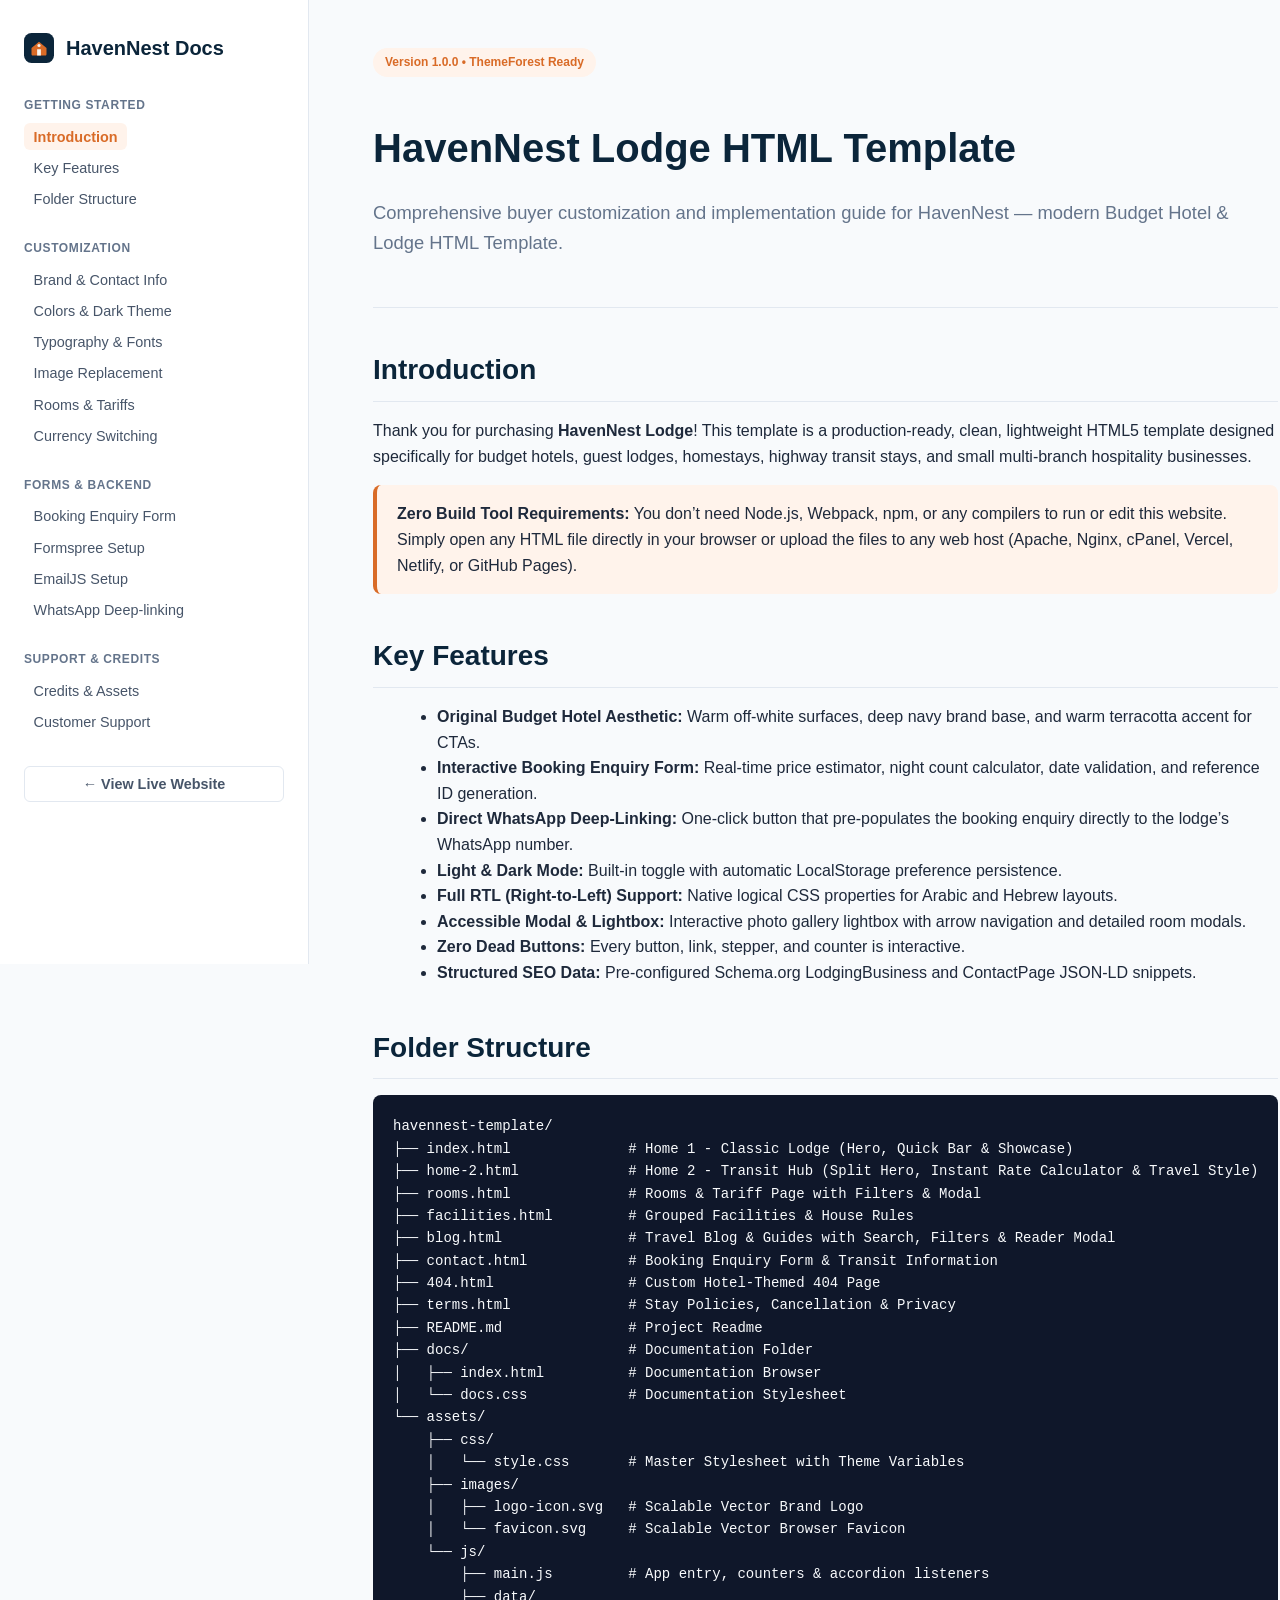
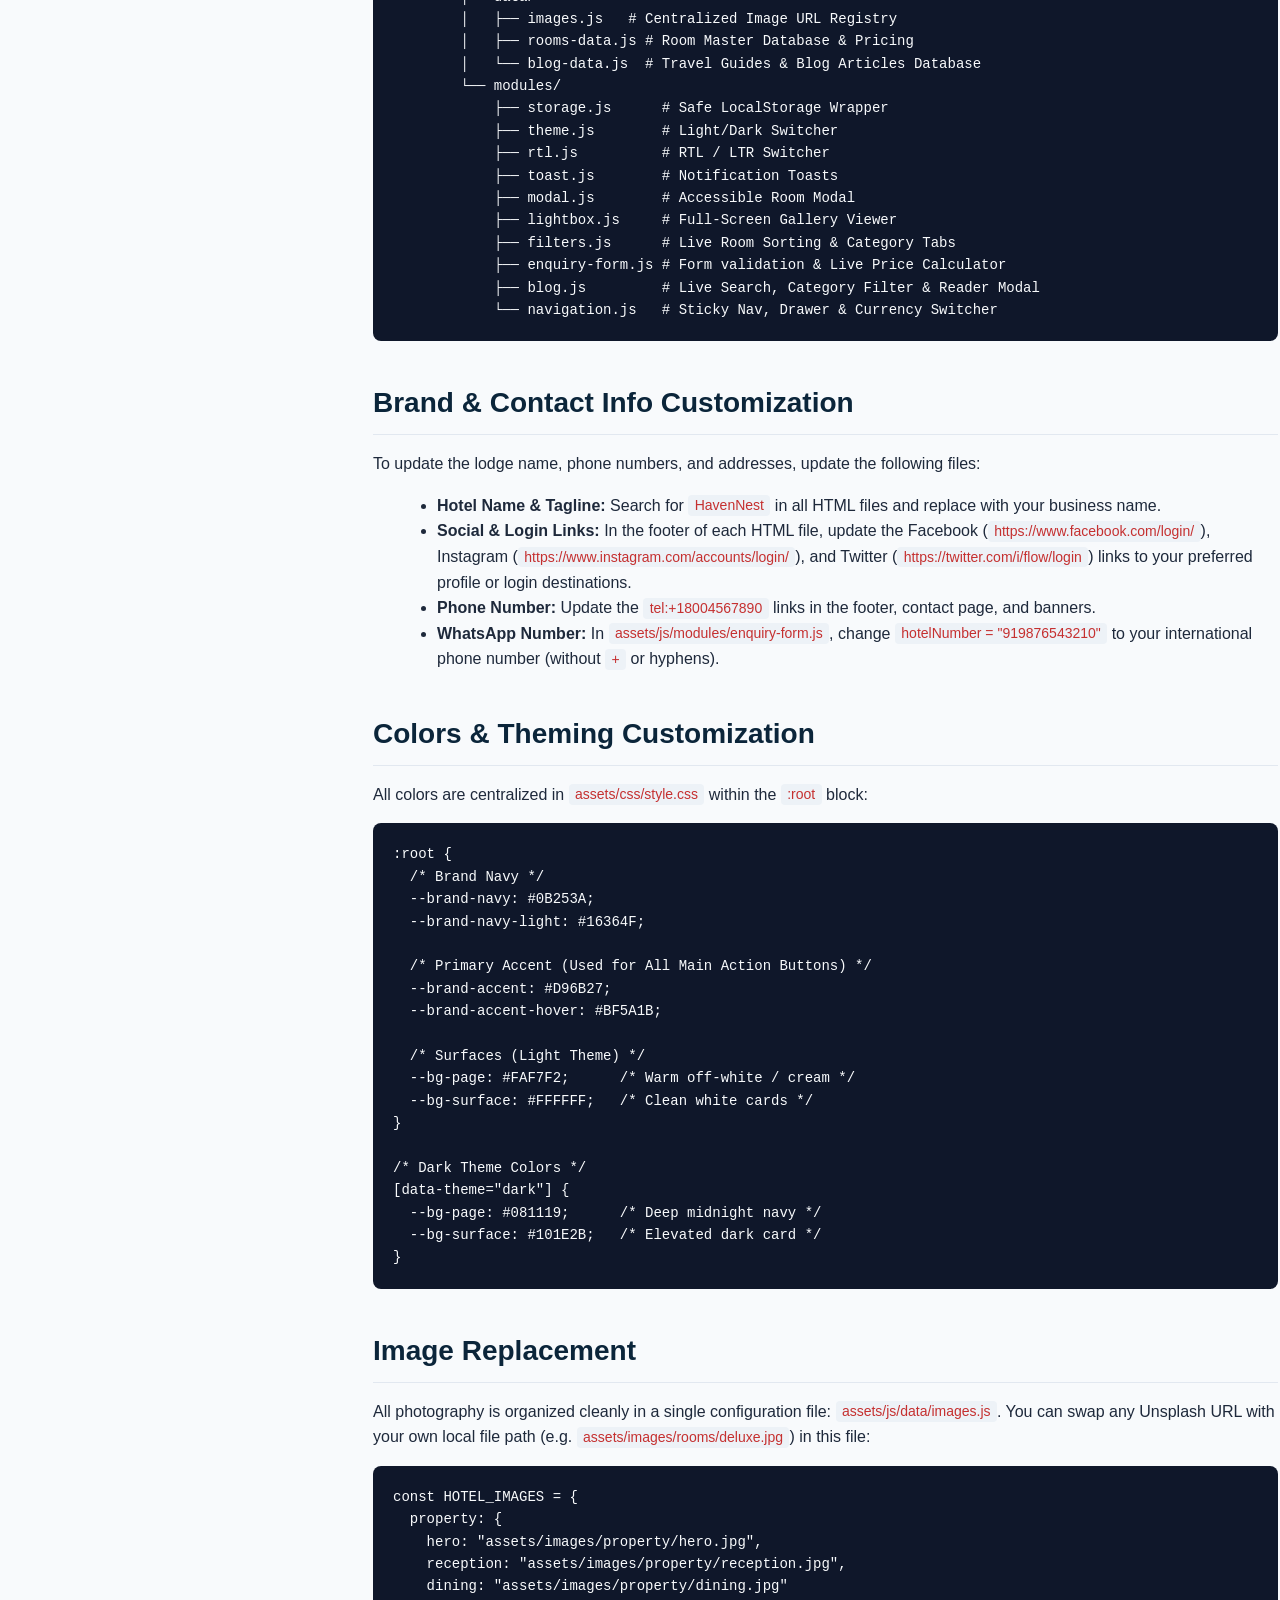
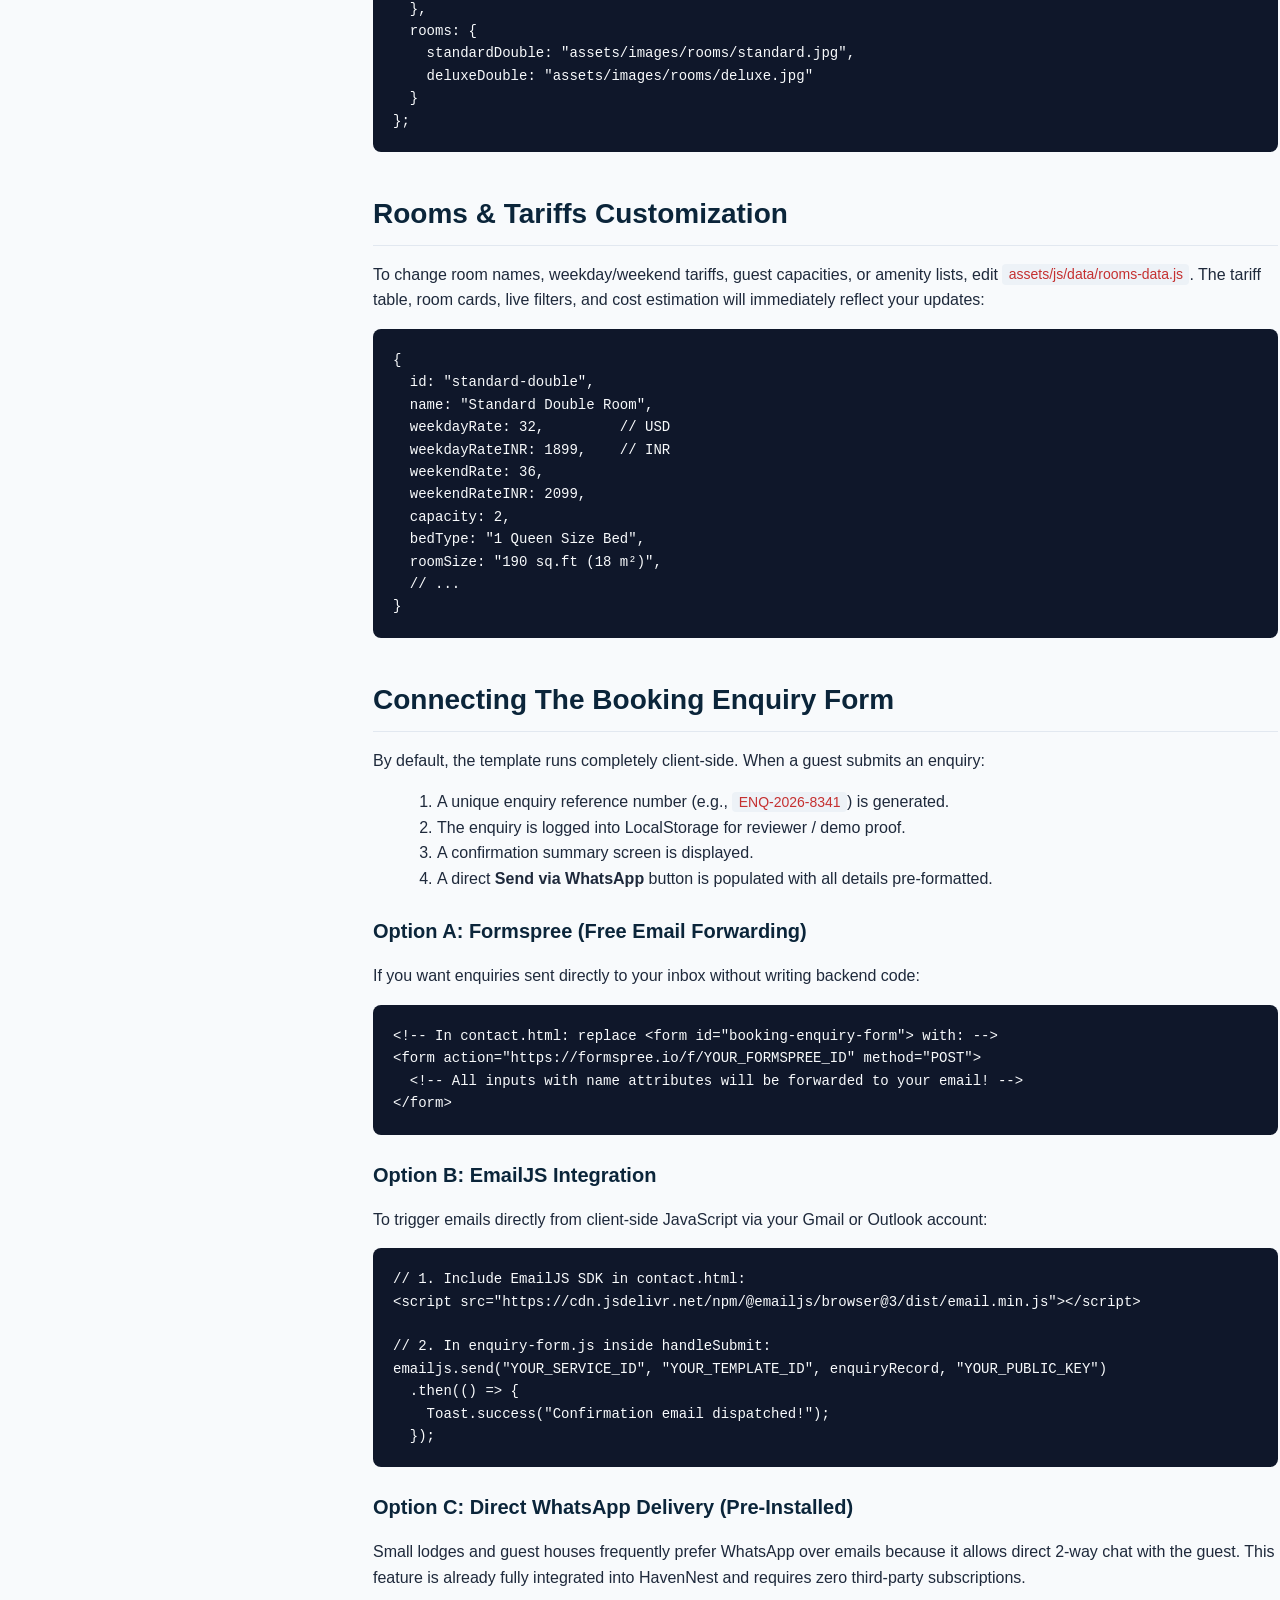
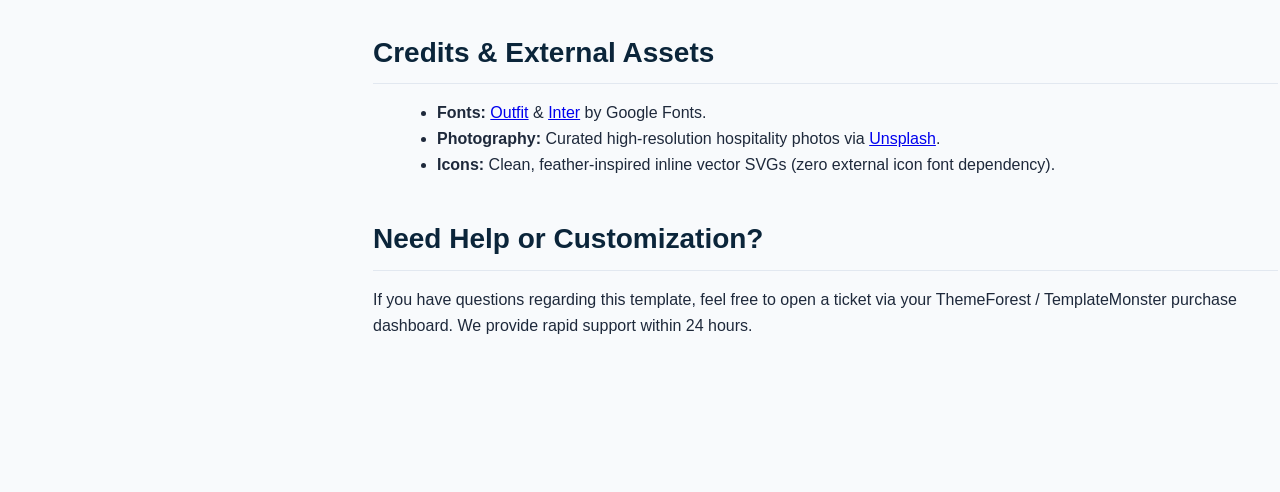
<file: docs/index.html>
<!DOCTYPE html>
<html lang="en">
<head>
  <meta charset="UTF-8" />
  <meta name="viewport" content="width=device-width, initial-scale=1.0" />
  <title>Documentation | HavenNest Lodge &amp; Budget Hotel HTML Template</title>
  <link rel="icon" type="image/svg+xml" href="../assets/images/favicon.svg" />
  <link rel="stylesheet" href="docs.css" />
</head>
<body>

  <!-- Sidebar Navigation -->
  <aside class="docs-sidebar">
    <div class="docs-logo">
      <img src="../assets/images/logo-icon.svg" width="30" height="30" alt="Logo" />
      <span>HavenNest Docs</span>
    </div>

    <div class="docs-nav-group">
      <div class="docs-nav-heading">Getting Started</div>
      <ul class="docs-nav-list">
        <li><a href="#introduction" class="docs-nav-link active">Introduction</a></li>
        <li><a href="#features" class="docs-nav-link">Key Features</a></li>
        <li><a href="#structure" class="docs-nav-link">Folder Structure</a></li>
      </ul>
    </div>

    <div class="docs-nav-group">
      <div class="docs-nav-heading">Customization</div>
      <ul class="docs-nav-list">
        <li><a href="#branding" class="docs-nav-link">Brand &amp; Contact Info</a></li>
        <li><a href="#colors" class="docs-nav-link">Colors &amp; Dark Theme</a></li>
        <li><a href="#fonts" class="docs-nav-link">Typography &amp; Fonts</a></li>
        <li><a href="#images" class="docs-nav-link">Image Replacement</a></li>
        <li><a href="#rooms-tariff" class="docs-nav-link">Rooms &amp; Tariffs</a></li>
        <li><a href="#currency" class="docs-nav-link">Currency Switching</a></li>
      </ul>
    </div>

    <div class="docs-nav-group">
      <div class="docs-nav-heading">Forms &amp; Backend</div>
      <ul class="docs-nav-list">
        <li><a href="#enquiry-form" class="docs-nav-link">Booking Enquiry Form</a></li>
        <li><a href="#formspree" class="docs-nav-link">Formspree Setup</a></li>
        <li><a href="#emailjs" class="docs-nav-link">EmailJS Setup</a></li>
        <li><a href="#whatsapp" class="docs-nav-link">WhatsApp Deep-linking</a></li>
      </ul>
    </div>

    <div class="docs-nav-group">
      <div class="docs-nav-heading">Support &amp; Credits</div>
      <ul class="docs-nav-list">
        <li><a href="#credits" class="docs-nav-link">Credits &amp; Assets</a></li>
        <li><a href="#support" class="docs-nav-link">Customer Support</a></li>
      </ul>
    </div>

    <div style="margin-top: 2rem;">
      <a href="../index.html" class="docs-nav-link" style="border: 1px solid var(--docs-border); text-align: center; display: block; font-weight: 700;">
        &larr; View Live Website
      </a>
    </div>
  </aside>

  <!-- Main Content -->
  <main class="docs-content">
    <div class="docs-header">
      <span class="docs-badge">Version 1.0.0 • ThemeForest Ready</span>
      <h1>HavenNest Lodge HTML Template</h1>
      <p style="font-size: 1.15rem; color: #64748B;">
        Comprehensive buyer customization and implementation guide for HavenNest — modern Budget Hotel &amp; Lodge HTML Template.
      </p>
    </div>

    <!-- Introduction -->
    <section id="introduction">
      <h2>Introduction</h2>
      <p>
        Thank you for purchasing <strong>HavenNest Lodge</strong>! This template is a production-ready, clean, lightweight HTML5 template designed specifically for budget hotels, guest lodges, homestays, highway transit stays, and small multi-branch hospitality businesses.
      </p>
      <div class="docs-alert">
        <strong>Zero Build Tool Requirements:</strong> You don’t need Node.js, Webpack, npm, or any compilers to run or edit this website. Simply open any HTML file directly in your browser or upload the files to any web host (Apache, Nginx, cPanel, Vercel, Netlify, or GitHub Pages).
      </div>
    </section>

    <!-- Key Features -->
    <section id="features">
      <h2>Key Features</h2>
      <ul style="list-style: disc; margin-inline-start: 1.5rem; margin-bottom: 1.5rem;">
        <li><strong>Original Budget Hotel Aesthetic:</strong> Warm off-white surfaces, deep navy brand base, and warm terracotta accent for CTAs.</li>
        <li><strong>Interactive Booking Enquiry Form:</strong> Real-time price estimator, night count calculator, date validation, and reference ID generation.</li>
        <li><strong>Direct WhatsApp Deep-Linking:</strong> One-click button that pre-populates the booking enquiry directly to the lodge’s WhatsApp number.</li>
        <li><strong>Light &amp; Dark Mode:</strong> Built-in toggle with automatic LocalStorage preference persistence.</li>
        <li><strong>Full RTL (Right-to-Left) Support:</strong> Native logical CSS properties for Arabic and Hebrew layouts.</li>
        <li><strong>Accessible Modal &amp; Lightbox:</strong> Interactive photo gallery lightbox with arrow navigation and detailed room modals.</li>
        <li><strong>Zero Dead Buttons:</strong> Every button, link, stepper, and counter is interactive.</li>
        <li><strong>Structured SEO Data:</strong> Pre-configured Schema.org LodgingBusiness and ContactPage JSON-LD snippets.</li>
      </ul>
    </section>

    <!-- Folder Structure -->
    <section id="structure">
      <h2>Folder Structure</h2>
      <pre><code>havennest-template/
├── index.html              # Home 1 - Classic Lodge (Hero, Quick Bar & Showcase)
├── home-2.html             # Home 2 - Transit Hub (Split Hero, Instant Rate Calculator & Travel Style)
├── rooms.html              # Rooms & Tariff Page with Filters & Modal
├── facilities.html         # Grouped Facilities & House Rules
├── blog.html               # Travel Blog & Guides with Search, Filters & Reader Modal
├── contact.html            # Booking Enquiry Form & Transit Information
├── 404.html                # Custom Hotel-Themed 404 Page
├── terms.html              # Stay Policies, Cancellation & Privacy
├── README.md               # Project Readme
├── docs/                   # Documentation Folder
│   ├── index.html          # Documentation Browser
│   └── docs.css            # Documentation Stylesheet
└── assets/
    ├── css/
    │   └── style.css       # Master Stylesheet with Theme Variables
    ├── images/
    │   ├── logo-icon.svg   # Scalable Vector Brand Logo
    │   └── favicon.svg     # Scalable Vector Browser Favicon
    └── js/
        ├── main.js         # App entry, counters & accordion listeners
        ├── data/
        │   ├── images.js   # Centralized Image URL Registry
        │   ├── rooms-data.js # Room Master Database & Pricing
        │   └── blog-data.js  # Travel Guides & Blog Articles Database
        └── modules/
            ├── storage.js      # Safe LocalStorage Wrapper
            ├── theme.js        # Light/Dark Switcher
            ├── rtl.js          # RTL / LTR Switcher
            ├── toast.js        # Notification Toasts
            ├── modal.js        # Accessible Room Modal
            ├── lightbox.js     # Full-Screen Gallery Viewer
            ├── filters.js      # Live Room Sorting & Category Tabs
            ├── enquiry-form.js # Form validation & Live Price Calculator
            ├── blog.js         # Live Search, Category Filter & Reader Modal
            └── navigation.js   # Sticky Nav, Drawer & Currency Switcher</code></pre>
    </section>

    <!-- Branding -->
    <section id="branding">
      <h2>Brand &amp; Contact Info Customization</h2>
      <p>
        To update the lodge name, phone numbers, and addresses, update the following files:
      </p>
      <ul style="list-style: disc; margin-inline-start: 1.5rem; margin-bottom: 1rem;">
        <li><strong>Hotel Name &amp; Tagline:</strong> Search for <span class="inline-code">HavenNest</span> in all HTML files and replace with your business name.</li>
        <li><strong>Social &amp; Login Links:</strong> In the footer of each HTML file, update the Facebook (<span class="inline-code">https://www.facebook.com/login/</span>), Instagram (<span class="inline-code">https://www.instagram.com/accounts/login/</span>), and Twitter (<span class="inline-code">https://twitter.com/i/flow/login</span>) links to your preferred profile or login destinations.</li>
        <li><strong>Phone Number:</strong> Update the <span class="inline-code">tel:+18004567890</span> links in the footer, contact page, and banners.</li>
        <li><strong>WhatsApp Number:</strong> In <span class="inline-code">assets/js/modules/enquiry-form.js</span>, change <span class="inline-code">hotelNumber = "919876543210"</span> to your international phone number (without <span class="inline-code">+</span> or hyphens).</li>
      </ul>
    </section>

    <!-- Colors & Dark Theme -->
    <section id="colors">
      <h2>Colors &amp; Theming Customization</h2>
      <p>
        All colors are centralized in <span class="inline-code">assets/css/style.css</span> within the <span class="inline-code">:root</span> block:
      </p>
      <pre><code>:root {
  /* Brand Navy */
  --brand-navy: #0B253A;
  --brand-navy-light: #16364F;

  /* Primary Accent (Used for All Main Action Buttons) */
  --brand-accent: #D96B27;
  --brand-accent-hover: #BF5A1B;

  /* Surfaces (Light Theme) */
  --bg-page: #FAF7F2;      /* Warm off-white / cream */
  --bg-surface: #FFFFFF;   /* Clean white cards */
}

/* Dark Theme Colors */
[data-theme="dark"] {
  --bg-page: #081119;      /* Deep midnight navy */
  --bg-surface: #101E2B;   /* Elevated dark card */
}</code></pre>
    </section>

    <!-- Images -->
    <section id="images">
      <h2>Image Replacement</h2>
      <p>
        All photography is organized cleanly in a single configuration file: <span class="inline-code">assets/js/data/images.js</span>. You can swap any Unsplash URL with your own local file path (e.g. <span class="inline-code">assets/images/rooms/deluxe.jpg</span>) in this file:
      </p>
      <pre><code>const HOTEL_IMAGES = {
  property: {
    hero: "assets/images/property/hero.jpg",
    reception: "assets/images/property/reception.jpg",
    dining: "assets/images/property/dining.jpg"
  },
  rooms: {
    standardDouble: "assets/images/rooms/standard.jpg",
    deluxeDouble: "assets/images/rooms/deluxe.jpg"
  }
};</code></pre>
    </section>

    <!-- Rooms & Tariffs -->
    <section id="rooms-tariff">
      <h2>Rooms &amp; Tariffs Customization</h2>
      <p>
        To change room names, weekday/weekend tariffs, guest capacities, or amenity lists, edit <span class="inline-code">assets/js/data/rooms-data.js</span>. The tariff table, room cards, live filters, and cost estimation will immediately reflect your updates:
      </p>
      <pre><code>{
  id: "standard-double",
  name: "Standard Double Room",
  weekdayRate: 32,         // USD
  weekdayRateINR: 1899,    // INR
  weekendRate: 36,
  weekendRateINR: 2099,
  capacity: 2,
  bedType: "1 Queen Size Bed",
  roomSize: "190 sq.ft (18 m²)",
  // ...
}</code></pre>
    </section>

    <!-- Connecting Enquiry Form to Backend -->
    <section id="enquiry-form">
      <h2>Connecting The Booking Enquiry Form</h2>
      <p>
        By default, the template runs completely client-side. When a guest submits an enquiry:
      </p>
      <ol style="list-style: decimal; margin-inline-start: 1.5rem; margin-bottom: 1.5rem;">
        <li>A unique enquiry reference number (e.g., <span class="inline-code">ENQ-2026-8341</span>) is generated.</li>
        <li>The enquiry is logged into LocalStorage for reviewer / demo proof.</li>
        <li>A confirmation summary screen is displayed.</li>
        <li>A direct <strong>Send via WhatsApp</strong> button is populated with all details pre-formatted.</li>
      </ol>

      <h3 id="formspree">Option A: Formspree (Free Email Forwarding)</h3>
      <p>
        If you want enquiries sent directly to your inbox without writing backend code:
      </p>
      <pre><code>&lt;!-- In contact.html: replace &lt;form id="booking-enquiry-form"&gt; with: --&gt;
&lt;form action="https://formspree.io/f/YOUR_FORMSPREE_ID" method="POST"&gt;
  &lt;!-- All inputs with name attributes will be forwarded to your email! --&gt;
&lt;/form&gt;</code></pre>

      <h3 id="emailjs">Option B: EmailJS Integration</h3>
      <p>
        To trigger emails directly from client-side JavaScript via your Gmail or Outlook account:
      </p>
      <pre><code>// 1. Include EmailJS SDK in contact.html:
&lt;script src="https://cdn.jsdelivr.net/npm/@emailjs/browser@3/dist/email.min.js"&gt;&lt;/script&gt;

// 2. In enquiry-form.js inside handleSubmit:
emailjs.send("YOUR_SERVICE_ID", "YOUR_TEMPLATE_ID", enquiryRecord, "YOUR_PUBLIC_KEY")
  .then(() => {
    Toast.success("Confirmation email dispatched!");
  });</code></pre>

      <h3 id="whatsapp">Option C: Direct WhatsApp Delivery (Pre-Installed)</h3>
      <p>
        Small lodges and guest houses frequently prefer WhatsApp over emails because it allows direct 2-way chat with the guest. This feature is already fully integrated into HavenNest and requires zero third-party subscriptions.
      </p>
    </section>

    <!-- Credits -->
    <section id="credits">
      <h2>Credits &amp; External Assets</h2>
      <ul style="list-style: disc; margin-inline-start: 1.5rem; margin-bottom: 1.5rem;">
        <li><strong>Fonts:</strong> <a href="https://fonts.google.com/specimen/Outfit" target="_blank" rel="noopener">Outfit</a> &amp; <a href="https://fonts.google.com/specimen/Inter" target="_blank" rel="noopener">Inter</a> by Google Fonts.</li>
        <li><strong>Photography:</strong> Curated high-resolution hospitality photos via <a href="https://unsplash.com" target="_blank" rel="noopener">Unsplash</a>.</li>
        <li><strong>Icons:</strong> Clean, feather-inspired inline vector SVGs (zero external icon font dependency).</li>
      </ul>
    </section>

    <!-- Support -->
    <section id="support">
      <h2>Need Help or Customization?</h2>
      <p>
        If you have questions regarding this template, feel free to open a ticket via your ThemeForest / TemplateMonster purchase dashboard. We provide rapid support within 24 hours.
      </p>
    </section>
  </main>

</body>
</html>
</file>
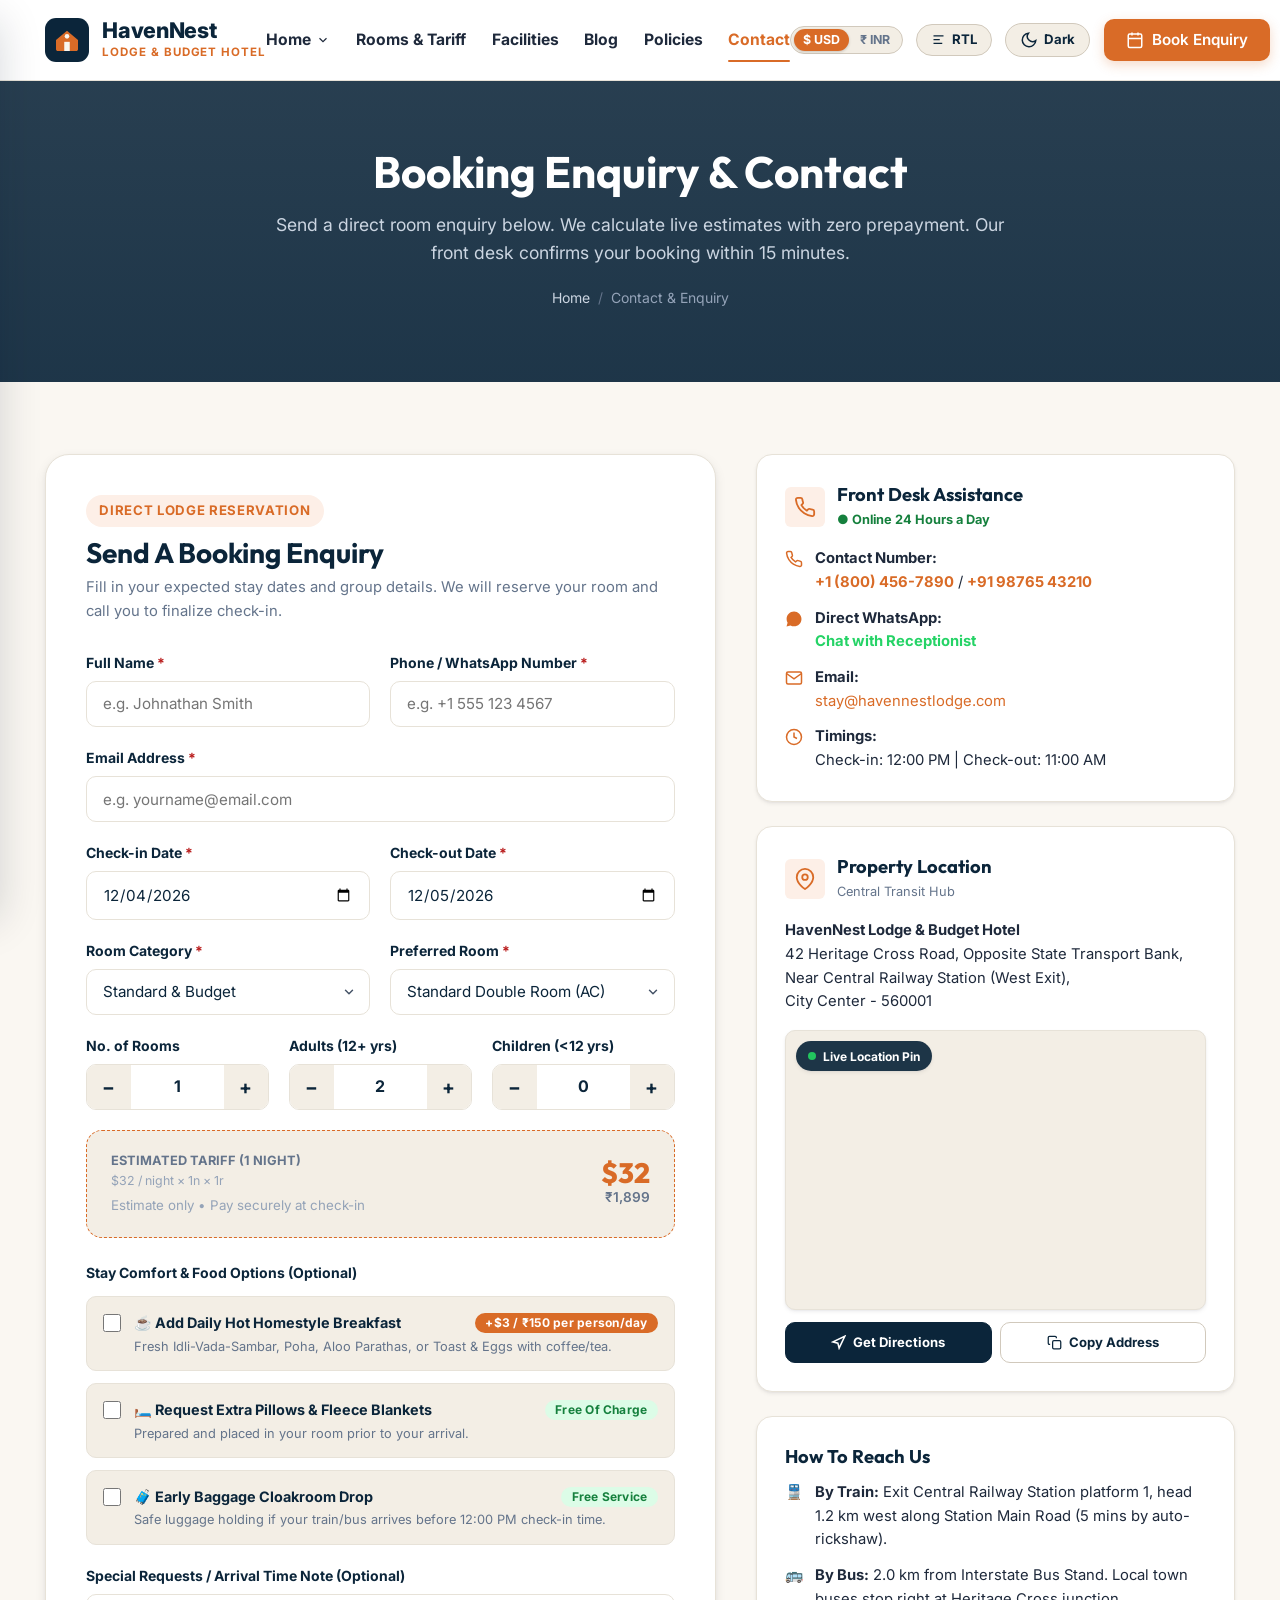
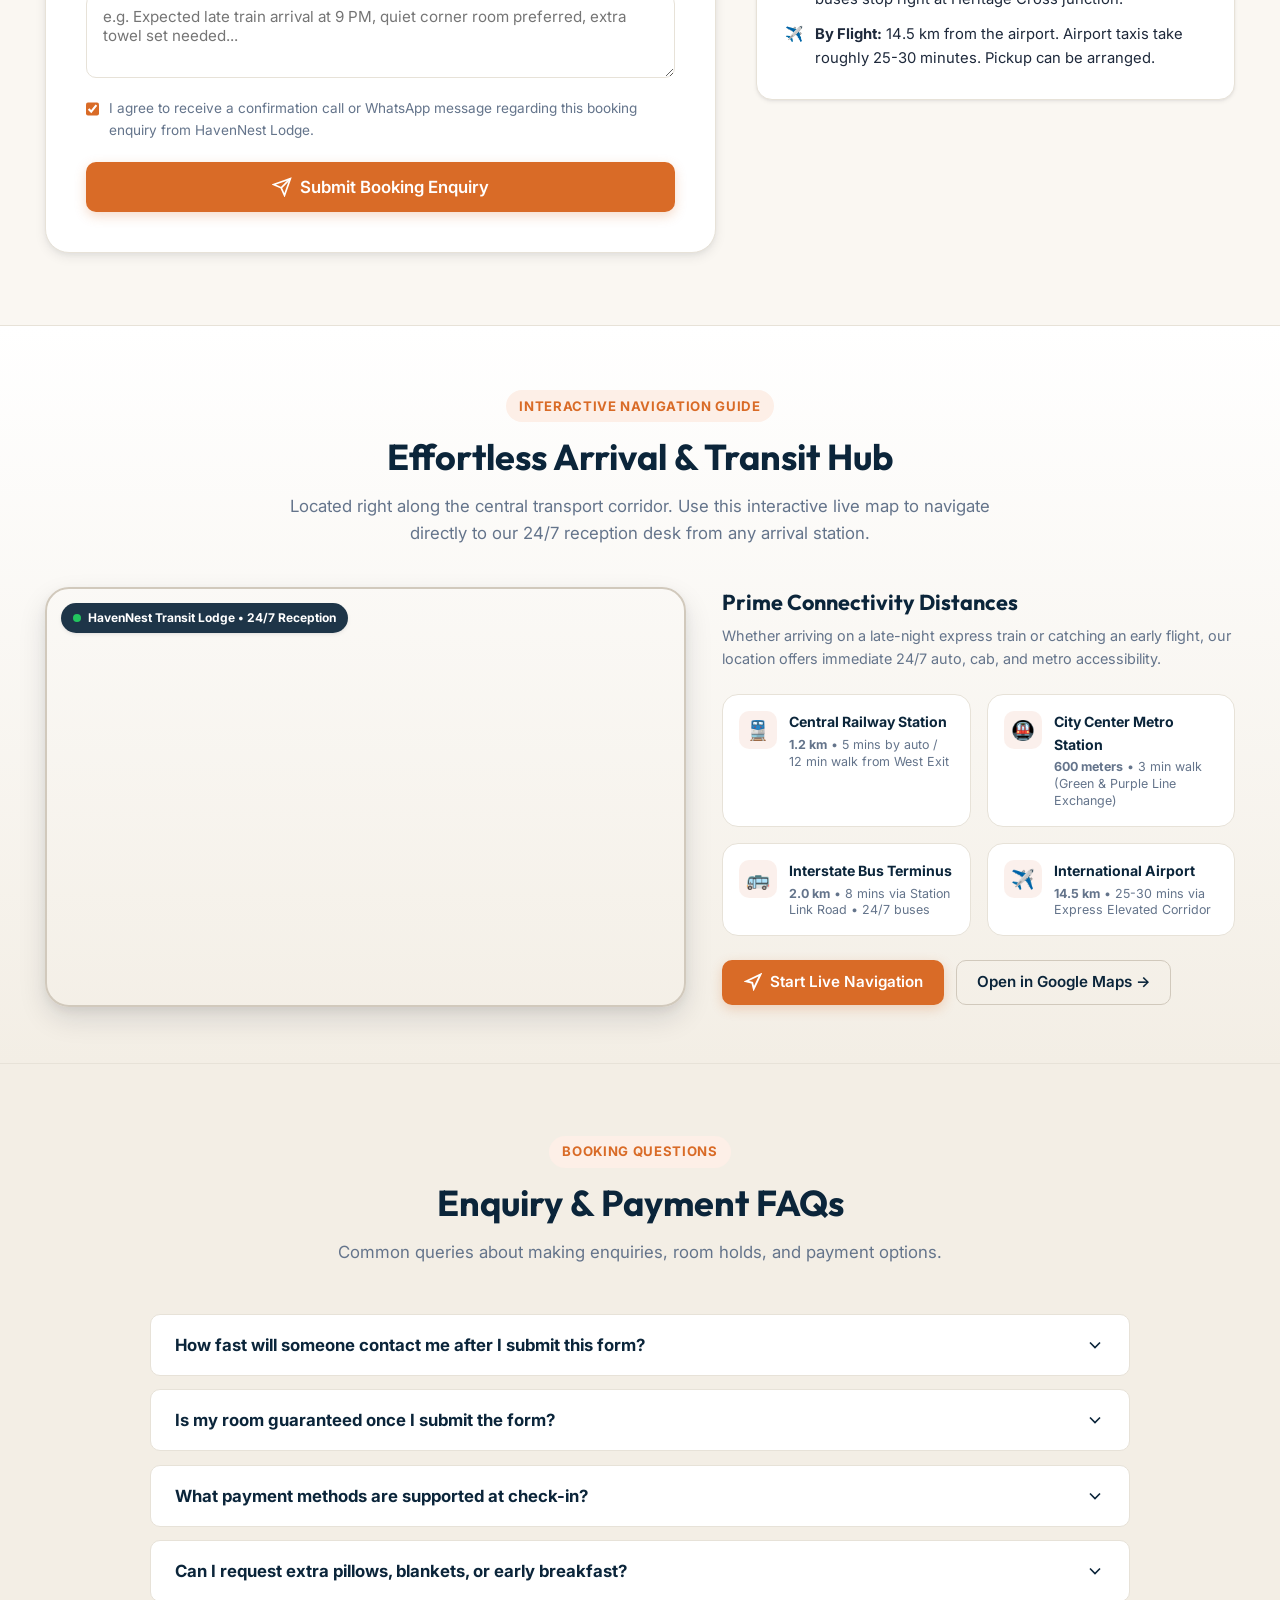
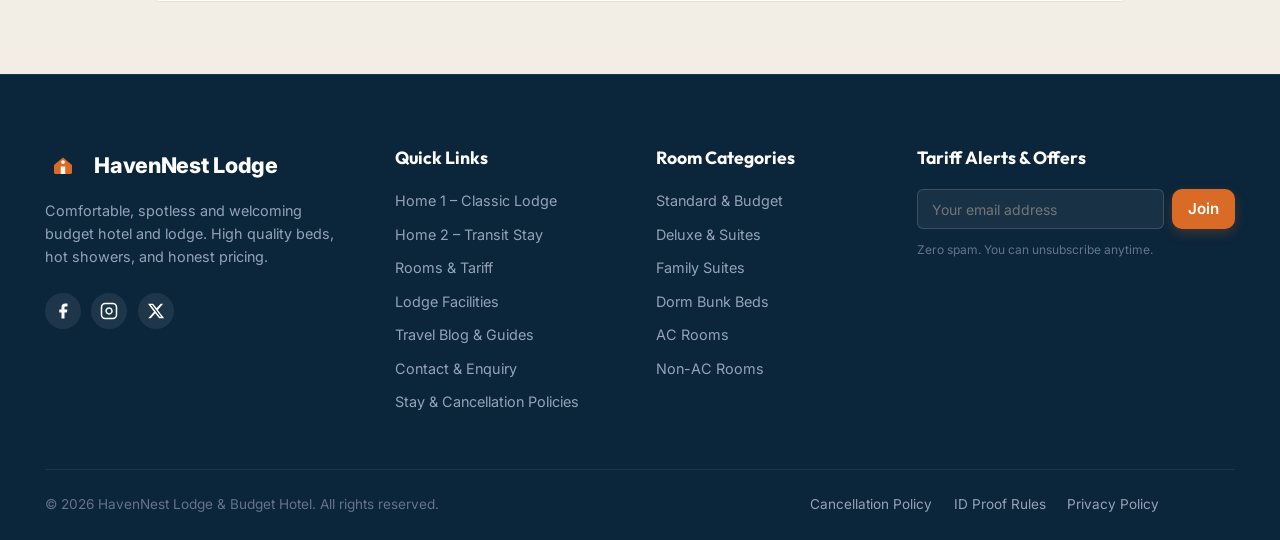
<file: contact.html>
<!DOCTYPE html>
<html lang="en" dir="ltr" data-theme="light">
<head>
  <meta charset="UTF-8" />
  <meta name="viewport" content="width=device-width, initial-scale=1.0" />
  <title>Contact &amp; Booking Enquiry | HavenNest Lodge &amp; Budget Hotel</title>
  <meta name="description" content="Send a direct room enquiry or contact our 24/7 front desk. Fast availability confirmation, transparent estimates, and zero booking fees." />
  <link rel="icon" type="image/svg+xml" href="assets/images/favicon.svg" />
  <link rel="stylesheet" href="assets/css/style.css" />

  <!-- Structured Data for Contact Page -->
  <script type="application/ld+json">
  {
    "@context": "https://schema.org",
    "@type": "ContactPage",
    "name": "HavenNest Lodge Booking Enquiry & Contact",
    "description": "Direct room reservation enquiry and 24/7 front desk assistance.",
    "mainEntity": {
      "@type": "LodgingBusiness",
      "name": "HavenNest Lodge & Budget Hotel",
      "telephone": "+18004567890",
      "email": "stay@havennestlodge.com",
      "address": {
        "@type": "PostalAddress",
        "streetAddress": "42 Heritage Cross Road, Near Central Railway Station",
        "addressLocality": "City Center",
        "addressCountry": "US"
      }
    }
  }
  </script>
  <!-- Prevent FOUC: Pre-apply saved Theme & RTL before render (Defaults to Light) -->
  <script>
    (function () {
      try {
        var theme = localStorage.getItem("haven_theme_mode");
        if (theme === "dark") {
          document.documentElement.setAttribute("data-theme", "dark");
        } else {
          document.documentElement.setAttribute("data-theme", "light");
        }
        var rtl = localStorage.getItem("haven_rtl_pref");
        if (rtl === "true") {
          document.documentElement.setAttribute("dir", "rtl");
        }
      } catch (e) {}
    })();
  </script>
</head>
<body>

  <!-- Navbar -->
  <header class="haven-navbar">
    <div class="container navbar-inner">
      <a href="index.html" class="brand-logo" aria-label="HavenNest Lodge Home">
        <img src="assets/images/logo-icon.svg" alt="HavenNest Logo" class="brand-logo-img" />
        <div class="brand-text-block">
          <span class="brand-name">HavenNest</span>
          <span class="brand-tagline">Lodge &amp; Budget Hotel</span>
        </div>
      </a>
      <!-- Desktop Nav with Home Dropdown -->
      <nav class="navbar-nav" aria-label="Main Navigation">
        <div class="nav-dropdown">
          <a href="javascript:void(0)" class="nav-link nav-dropdown-toggle" role="button" aria-haspopup="true" aria-expanded="false">
            <span>Home</span>
            <svg class="dropdown-icon" viewBox="0 0 24 24" width="14" height="14" fill="none" stroke="currentColor" stroke-width="2"><polyline points="6 9 12 15 18 9"/></svg>
          </a>
          <div class="nav-dropdown-menu">
            <a href="index.html" class="dropdown-item">
              <span class="dropdown-item-title">Home 1 &ndash; Classic Lodge</span>
              <span class="dropdown-item-desc">Traditional budget hotel &amp; comprehensive room showcase</span>
            </a>
            <a href="home-2.html" class="dropdown-item">
              <span class="dropdown-item-title">
                Home 2 &ndash; Transit Hub
                <span class="dropdown-badge">Popular</span>
              </span>
              <span class="dropdown-item-desc">Fast-track booking, live rate calculator &amp; railway transit hub</span>
            </a>
          </div>
        </div>

        <a href="rooms.html" class="nav-link">Rooms &amp; Tariff</a>
        <a href="facilities.html" class="nav-link">Facilities</a>
        <a href="blog.html" class="nav-link">Blog</a>
        <a href="terms.html" class="nav-link">Policies</a>
        <a href="contact.html" class="nav-link active">Contact</a>
      </nav>
      <div class="navbar-actions">
        <!-- Currency Switcher -->
        <button type="button" class="nav-control-btn currency-toggle-btn" aria-label="Select Currency" title="Select Currency ($ USD / ₹ INR)">
          <span class="curr-opt curr-opt-usd active" role="button" tabindex="0">$ USD</span>
          <span class="curr-opt-divider">/</span>
          <span class="curr-opt curr-opt-inr" role="button" tabindex="0">₹ INR</span>
        </button>

        <!-- LTR / RTL Toggle -->
        <button type="button" class="nav-control-btn rtl-toggle-btn" aria-label="Toggle RTL layout" title="Switch between LTR and RTL">
          <span class="rtl-icon">
            <svg viewBox="0 0 24 24" width="15" height="15" fill="none" stroke="currentColor" stroke-width="2"><path d="M4 6h16M4 12h10M4 18h14"/></svg>
          </span>
          <span class="rtl-label">RTL</span>
        </button>

        <!-- Dark / Light Theme Toggle -->
        <button type="button" class="nav-control-btn theme-toggle-btn" aria-label="Toggle Dark/Light Mode" title="Toggle Dark/Light Mode">
          <span class="theme-icon">
            <svg viewBox="0 0 24 24" width="15" height="15" fill="none" stroke="currentColor" stroke-width="2"><path d="M21 12.79A9 9 0 1 1 11.21 3 7 7 0 0 0 21 12.79z"/></svg>
          </span>
          <span class="theme-label">Dark</span>
        </button>

        <a href="contact.html" class="btn btn-primary">
          <svg viewBox="0 0 24 24" width="18" height="18" fill="none" stroke="currentColor" stroke-width="2"><rect x="3" y="4" width="18" height="18" rx="2" ry="2"/><line x1="16" y1="2" x2="16" y2="6"/><line x1="8" y1="2" x2="8" y2="6"/><line x1="3" y1="10" x2="21" y2="10"/></svg>
          <span>Book Enquiry</span>
        </a>
        <button type="button" class="mobile-menu-toggle" aria-label="Open mobile menu">
          <svg viewBox="0 0 24 24" width="26" height="26" fill="none" stroke="currentColor" stroke-width="2"><line x1="3" y1="12" x2="21" y2="12"/><line x1="3" y1="6" x2="21" y2="6"/><line x1="3" y1="18" x2="21" y2="18"/></svg>
        </button>
      </div>
    </div>
  </header>

  <!-- Mobile Drawer -->
  <div class="mobile-drawer-backdrop" aria-hidden="true"></div>
  <aside class="mobile-drawer" aria-label="Mobile Navigation">
    <div class="drawer-header">
      <a href="index.html" class="brand-logo" aria-label="HavenNest Lodge Home">
        <img src="assets/images/logo-icon.svg" alt="HavenNest Logo" width="32" height="32" />
        <span class="brand-name">HavenNest</span>
      </a>
      <button type="button" class="drawer-close mobile-drawer-close" aria-label="Close menu">&times;</button>
    </div>
    <div class="drawer-body">
      <!-- Mobile Quick Controls -->
      <div class="drawer-controls-row">
        <button type="button" class="nav-control-btn currency-toggle-btn" aria-label="Select Currency" title="Select Currency ($ USD / ₹ INR)">
          <span class="curr-opt curr-opt-usd active" role="button" tabindex="0">$ USD</span>
          <span class="curr-opt-divider">/</span>
          <span class="curr-opt curr-opt-inr" role="button" tabindex="0">₹ INR</span>
        </button>
        <button type="button" class="nav-control-btn rtl-toggle-btn" aria-label="Toggle RTL layout">
          <span class="rtl-label">RTL</span>
        </button>
        <button type="button" class="nav-control-btn theme-toggle-btn" aria-label="Toggle Dark/Light Mode">
          <span class="theme-icon">
            <svg viewBox="0 0 24 24" width="15" height="15" fill="none" stroke="currentColor" stroke-width="2"><path d="M21 12.79A9 9 0 1 1 11.21 3 7 7 0 0 0 21 12.79z"/></svg>
          </span>
          <span class="theme-label">Dark</span>
        </button>
      </div>
      <ul class="drawer-nav-list">
        <li><a href="index.html" class="drawer-nav-link">Home 1 &ndash; Classic Lodge</a></li>
        <li><a href="home-2.html" class="drawer-nav-link">Home 2 &ndash; Transit Hub</a></li>
        <li><a href="rooms.html" class="drawer-nav-link">Rooms &amp; Tariff</a></li>
        <li><a href="facilities.html" class="drawer-nav-link">Facilities</a></li>
        <li><a href="blog.html" class="drawer-nav-link">Travel Blog &amp; Guides</a></li>
        <li><a href="contact.html" class="drawer-nav-link active" aria-current="page">Contact &amp; Enquiry</a></li>
        <li><a href="terms.html" class="drawer-nav-link">Stay Policies</a></li>
      </ul>
    </div>
    <div class="drawer-footer">
      <a href="contact.html" class="btn btn-primary btn-block">Send Booking Enquiry</a>
      <div class="drawer-contact-note" style="margin-top: 0.75rem; text-align: center; font-size: 0.85rem; color: var(--text-muted);">
        <span>Contact: <strong style="color: var(--text-heading);">+1 (800) 456-7890</strong></span>
      </div>
    </div>
  </aside>

  <!-- Page Hero & Breadcrumbs -->
  <section class="page-hero" aria-label="Contact Header">
    <div class="container">
      <h1 class="page-title">Booking Enquiry &amp; Contact</h1>
      <p class="page-subtitle">
        Send a direct room enquiry below. We calculate live estimates with zero prepayment. Our front desk confirms your booking within 15 minutes.
      </p>
      <nav class="breadcrumb-nav" aria-label="Breadcrumb">
        <a href="index.html">Home</a>
        <span class="breadcrumb-separator">/</span>
        <span aria-current="page">Contact &amp; Enquiry</span>
      </nav>
    </div>
  </section>

  <!-- Contact & Booking Section -->
  <section class="section-padding">
    <div class="container">
      <div class="contact-layout-grid">

        <!-- Left Column: Primary Conversion Element (Booking Enquiry Form) -->
        <div>
          <!-- Success Confirmation State (Hidden until submitted) -->
          <div id="enquiry-success-card" class="enquiry-success-card" role="region" aria-live="polite">
            <!-- Dynamically populated by enquiry-form.js -->
          </div>

          <!-- Main Booking Form Card -->
          <div class="enquiry-form-card" id="enquiry-form-wrapper">
            <div style="margin-bottom: 1.75rem;">
              <span class="section-tag" style="margin-bottom: 0.5rem;">Direct Lodge Reservation</span>
              <h2 style="font-size: 1.75rem; margin-bottom: 0.4rem;">Send A Booking Enquiry</h2>
              <p style="font-size: 0.925rem; color: var(--text-muted);">
                Fill in your expected stay dates and group details. We will reserve your room and call you to finalize check-in.
              </p>
            </div>

            <form id="booking-enquiry-form" novalidate aria-label="Hotel Room Booking Enquiry Form">

              <!-- Personal Information Row -->
              <div class="form-row">
                <div class="form-group" style="margin-bottom: 0;">
                  <label for="enquiry-name" class="form-label">Full Name <span style="color: var(--color-danger);">*</span></label>
                  <input type="text" id="enquiry-name" class="form-control" placeholder="e.g. Johnathan Smith" required />
                  <span id="error-enquiry-name" class="form-error">Please enter your full name (minimum 2 characters)</span>
                </div>

                <div class="form-group" style="margin-bottom: 0;">
                  <label for="enquiry-phone" class="form-label">Phone / WhatsApp Number <span style="color: var(--color-danger);">*</span></label>
                  <input type="tel" id="enquiry-phone" class="form-control" placeholder="e.g. +1 555 123 4567" required />
                  <span id="error-enquiry-phone" class="form-error">Please enter a valid phone number</span>
                </div>
              </div>

              <!-- Email -->
              <div class="form-group">
                <label for="enquiry-email" class="form-label">Email Address <span style="color: var(--color-danger);">*</span></label>
                <input type="email" id="enquiry-email" class="form-control" placeholder="e.g. yourname@email.com" required />
                <span id="error-enquiry-email" class="form-error">Please enter a valid email address</span>
              </div>

              <!-- Dates Row -->
              <div class="form-row">
                <div class="form-group" style="margin-bottom: 0;">
                  <label for="enquiry-checkin" class="form-label">Check-in Date <span style="color: var(--color-danger);">*</span></label>
                  <input type="date" id="enquiry-checkin" class="form-control" required />
                </div>

                <div class="form-group" style="margin-bottom: 0;">
                  <label for="enquiry-checkout" class="form-label">Check-out Date <span style="color: var(--color-danger);">*</span></label>
                  <input type="date" id="enquiry-checkout" class="form-control" required />
                </div>
              </div>

              <!-- Room Category & Preferred Room Type Selectors -->
              <div class="form-row form-row-2">
                <div class="form-group" style="margin-bottom: 0;">
                  <label for="enquiry-room-category" class="form-label">Room Category <span style="color: var(--color-danger);">*</span></label>
                  <select id="enquiry-room-category" class="form-control">
                    <option value="all">All Room Categories</option>
                    <option value="standard" selected>Standard &amp; Budget</option>
                    <option value="deluxe">Deluxe &amp; Suites</option>
                    <option value="family">Family Suites</option>
                    <option value="dormitory">Dormitory &amp; Pods</option>
                  </select>
                </div>
                <div class="form-group" style="margin-bottom: 0;">
                  <label for="enquiry-room-type" class="form-label">Preferred Room <span style="color: var(--color-danger);">*</span></label>
                  <select id="enquiry-room-type" class="form-control">
                    <!-- Populated dynamically by EnquiryEngine based on selected category -->
                  </select>
                </div>
              </div>

              <!-- Steppers Row (Rooms, Adults, Children) -->
              <div class="form-row form-row-3">
                <div class="form-group" style="margin-bottom: 0;">
                  <label class="form-label">No. of Rooms</label>
                  <div class="stepper-control">
                    <button type="button" class="stepper-btn" id="stepper-rooms-minus" aria-label="Decrease rooms">&minus;</button>
                    <span class="stepper-value" id="stepper-rooms-val">1</span>
                    <button type="button" class="stepper-btn" id="stepper-rooms-plus" aria-label="Increase rooms">&plus;</button>
                  </div>
                </div>

                <div class="form-group" style="margin-bottom: 0;">
                  <label class="form-label">Adults (12+ yrs)</label>
                  <div class="stepper-control">
                    <button type="button" class="stepper-btn" id="stepper-adults-minus" aria-label="Decrease adults">&minus;</button>
                    <span class="stepper-value" id="stepper-adults-val">2</span>
                    <button type="button" class="stepper-btn" id="stepper-adults-plus" aria-label="Increase adults">&plus;</button>
                  </div>
                </div>

                <div class="form-group" style="margin-bottom: 0;">
                  <label class="form-label">Children (&lt;12 yrs)</label>
                  <div class="stepper-control">
                    <button type="button" class="stepper-btn" id="stepper-children-minus" aria-label="Decrease children">&minus;</button>
                    <span class="stepper-value" id="stepper-children-val">0</span>
                    <button type="button" class="stepper-btn" id="stepper-children-plus" aria-label="Increase children">&plus;</button>
                  </div>
                </div>
              </div>

              <!-- Live Cost Estimation Box -->
              <div class="live-estimate-box" aria-live="polite">
                <div class="estimate-meta">
                  <span class="estimate-title">Estimated Tariff (<span id="enquiry-nights-count">1 Night</span>)</span>
                  <span class="estimate-rate-note" id="estimate-room-rate">Calculating based on current rates...</span>
                  <small style="color: var(--text-subtle); margin-top: 0.25rem;">Estimate only • Pay securely at check-in</small>
                </div>
                <div class="estimate-prices">
                  <div class="estimate-highlight" id="estimate-usd-amount">$32</div>
                  <div class="estimate-inr" id="estimate-inr-amount">₹1,899</div>
                </div>
              </div>

              <!-- Stay Comfort & Food Add-ons (Optional) -->
              <div class="form-group">
                <label class="form-label">Stay Comfort &amp; Food Options (Optional)</label>
                <div class="enquiry-addons-list">
                  <label class="addon-checkbox-card" for="addon-breakfast">
                    <input type="checkbox" id="addon-breakfast" />
                    <div class="addon-card-text">
                      <div class="addon-header-line">
                        <strong class="addon-title">☕ Add Daily Hot Homestyle Breakfast</strong>
                        <span class="badge badge-accent">+$3 / ₹150 per person/day</span>
                      </div>
                      <span class="addon-desc">Fresh Idli-Vada-Sambar, Poha, Aloo Parathas, or Toast &amp; Eggs with coffee/tea.</span>
                    </div>
                  </label>

                  <label class="addon-checkbox-card" for="addon-bedding">
                    <input type="checkbox" id="addon-bedding" />
                    <div class="addon-card-text">
                      <div class="addon-header-line">
                        <strong class="addon-title">🛏️ Request Extra Pillows &amp; Fleece Blankets</strong>
                        <span class="badge badge-success">Free Of Charge</span>
                      </div>
                      <span class="addon-desc">Prepared and placed in your room prior to your arrival.</span>
                    </div>
                  </label>

                  <label class="addon-checkbox-card" for="addon-early">
                    <input type="checkbox" id="addon-early" />
                    <div class="addon-card-text">
                      <div class="addon-header-line">
                        <strong class="addon-title">🧳 Early Baggage Cloakroom Drop</strong>
                        <span class="badge badge-success">Free Service</span>
                      </div>
                      <span class="addon-desc">Safe luggage holding if your train/bus arrives before 12:00 PM check-in time.</span>
                    </div>
                  </label>
                </div>
              </div>

              <!-- Special Requests -->
              <div class="form-group">
                <label for="enquiry-notes" class="form-label">Special Requests / Arrival Time Note (Optional)</label>
                <textarea id="enquiry-notes" rows="3" class="form-control" placeholder="e.g. Expected late train arrival at 9 PM, quiet corner room preferred, extra towel set needed..."></textarea>
              </div>

              <!-- Consent Checkbox -->
              <div class="form-group">
                <label class="checkbox-label">
                  <input type="checkbox" id="enquiry-consent" required checked />
                  <span>I agree to receive a confirmation call or WhatsApp message regarding this booking enquiry from HavenNest Lodge.</span>
                </label>
                <span id="error-enquiry-consent" class="form-error">Please agree to receive booking confirmation.</span>
              </div>

              <!-- Submit Button -->
              <button type="submit" class="btn btn-primary btn-block" style="padding-block: 0.95rem; font-size: 1.05rem;">
                <svg viewBox="0 0 24 24" width="20" height="20" fill="none" stroke="currentColor" stroke-width="2"><line x1="22" y1="2" x2="11" y2="13"/><polygon points="22 2 15 22 11 13 2 9 22 2"/></svg>
                <span>Submit Booking Enquiry</span>
              </button>
            </form>
          </div>
        </div>

        <!-- Right Column: Contact Cards & Transit Info -->
        <div class="contact-sidebar">

          <!-- 24/7 Front Desk Card -->
          <div class="info-card">
            <div class="info-card-header">
              <div class="info-card-icon">
                <svg viewBox="0 0 24 24" width="22" height="22" fill="none" stroke="currentColor" stroke-width="2"><path d="M22 16.92v3a2 2 0 0 1-2.18 2 19.79 19.79 0 0 1-8.63-3.07 19.5 19.5 0 0 1-6-6 19.79 19.79 0 0 1-3.07-8.67A2 2 0 0 1 4.11 2h3a2 2 0 0 1 2 1.72 12.84 12.84 0 0 0 .7 2.81 2 2 0 0 1-.45 2.11L8.09 9.91a16 16 0 0 0 6 6l1.27-1.27a2 2 0 0 1 2.11-.45 12.84 12.84 0 0 0 2.81.7A2 2 0 0 1 22 16.92z"/></svg>
              </div>
              <div>
                <h3 class="info-card-title">Front Desk Assistance</h3>
                <span style="font-size: 0.8rem; color: var(--color-success); font-weight: 700;">● Online 24 Hours a Day</span>
              </div>
            </div>

            <ul class="info-list">
              <li class="info-list-item">
                <svg viewBox="0 0 24 24" width="18" height="18" fill="none" stroke="currentColor" stroke-width="2"><path d="M22 16.92v3a2 2 0 0 1-2.18 2 19.79 19.79 0 0 1-8.63-3.07 19.5 19.5 0 0 1-6-6 19.79 19.79 0 0 1-3.07-8.67A2 2 0 0 1 4.11 2h3a2 2 0 0 1 2 1.72 12.84 12.84 0 0 0 .7 2.81 2 2 0 0 1-.45 2.11L8.09 9.91a16 16 0 0 0 6 6l1.27-1.27a2 2 0 0 1 2.11-.45 12.84 12.84 0 0 0 2.81.7A2 2 0 0 1 22 16.92z"/></svg>
                <div>
                  <strong>Contact Number:</strong><br>
                  <span style="color: var(--brand-accent); font-weight: 700;">+1 (800) 456-7890</span> / <span style="color: var(--brand-accent); font-weight: 700;">+91 98765 43210</span>
                </div>
              </li>
              <li class="info-list-item">
                <svg viewBox="0 0 24 24" width="18" height="18" fill="currentColor"><path d="M12.04 2c-5.46 0-9.91 4.45-9.91 9.91 0 1.75.46 3.45 1.32 4.95L2.05 22l5.25-1.38c1.45.79 3.08 1.21 4.74 1.21 5.46 0 9.91-4.45 9.91-9.91 0-2.65-1.03-5.14-2.9-7.01A9.816 9.816 0 0 0 12.04 2z"/></svg>
                <div>
                  <strong>Direct WhatsApp:</strong><br>
                  <a href="https://wa.me/919876543210?text=Hi%20HavenNest%20Lodge%2C%20I%20have%20an%20enquiry%20regarding%20room%20availability" target="_blank" rel="noopener noreferrer" style="color: var(--brand-whatsapp); font-weight: 700;">Chat with Receptionist</a>
                </div>
              </li>
              <li class="info-list-item">
                <svg viewBox="0 0 24 24" width="18" height="18" fill="none" stroke="currentColor" stroke-width="2"><path d="M4 4h16c1.1 0 2 .9 2 2v12c0 1.1-.9 2-2 2H4c-1.1 0-2-.9-2-2V6c0-1.1.9-2 2-2z"/><polyline points="22,6 12,13 2,6"/></svg>
                <div>
                  <strong>Email:</strong><br>
                  <a href="mailto:stay@havennestlodge.com" style="color: var(--brand-accent);">stay@havennestlodge.com</a>
                </div>
              </li>
              <li class="info-list-item">
                <svg viewBox="0 0 24 24" width="18" height="18" fill="none" stroke="currentColor" stroke-width="2"><circle cx="12" cy="12" r="10"/><polyline points="12 6 12 12 16 14"/></svg>
                <div>
                  <strong>Timings:</strong><br>
                  Check-in: 12:00 PM | Check-out: 11:00 AM
                </div>
              </li>
            </ul>
          </div>

          <!-- Physical Address Card -->
          <div class="info-card">
            <div class="info-card-header">
              <div class="info-card-icon">
                <svg viewBox="0 0 24 24" width="22" height="22" fill="none" stroke="currentColor" stroke-width="2"><path d="M21 10c0 7-9 13-9 13s-9-6-9-13a9 9 0 0 1 18 0z"/><circle cx="12" cy="10" r="3"/></svg>
              </div>
              <div>
                <h3 class="info-card-title">Property Location</h3>
                <span style="font-size: 0.8rem; color: var(--text-muted);">Central Transit Hub</span>
              </div>
            </div>

            <p style="font-size: 0.925rem; color: var(--text-main); margin-bottom: 1rem;">
              <strong>HavenNest Lodge &amp; Budget Hotel</strong><br>
              42 Heritage Cross Road, Opposite State Transport Bank,<br>
              Near Central Railway Station (West Exit),<br>
              City Center - 560001
            </p>

            <!-- Interactive Live Map Container -->
            <div class="map-container" aria-label="Interactive Google Map of HavenNest Lodge">
              <div class="map-live-badge">
                <span class="map-live-dot"></span>
                <span>Live Location Pin</span>
              </div>
              <iframe
                src="https://maps.google.com/maps?q=12.9778,77.5726&amp;hl=en&amp;z=16&amp;output=embed"
                width="100%"
                height="100%"
                style="border:0;"
                allowfullscreen=""
                loading="lazy"
                referrerpolicy="no-referrer-when-downgrade"
                title="HavenNest Lodge Property Location &amp; Navigation Map">
              </iframe>
            </div>

            <!-- Quick Navigation Action Toolbar -->
            <div class="map-actions-toolbar">
              <a href="https://www.google.com/maps/dir/?api=1&destination=12.9778,77.5726" target="_blank" rel="noopener noreferrer" class="map-action-btn btn-primary-action" title="Start live GPS turn-by-turn navigation">
                <svg viewBox="0 0 24 24" width="15" height="15" fill="none" stroke="currentColor" stroke-width="2.5"><polygon points="3 11 22 2 13 21 11 13 3 11"/></svg>
                Get Directions
              </a>
              <button type="button" class="map-action-btn" id="copy-address-btn" onclick="copyLodgeAddress()" title="Copy physical address to clipboard">
                <svg viewBox="0 0 24 24" width="15" height="15" fill="none" stroke="currentColor" stroke-width="2"><rect x="9" y="9" width="13" height="13" rx="2" ry="2"/><path d="M5 15H4a2 2 0 0 1-2-2V4a2 2 0 0 1 2-2h9a2 2 0 0 1 2 2v1"/></svg>
                Copy Address
              </button>
            </div>
          </div>

          <!-- Transit Guide -->
          <div class="info-card">
            <h3 class="info-card-title" style="margin-bottom: 0.85rem;">How To Reach Us</h3>
            <ul class="info-list">
              <li class="info-list-item">
                <span style="color: var(--brand-accent); font-weight: 800;">🚆</span>
                <div><strong>By Train:</strong> Exit Central Railway Station platform 1, head 1.2 km west along Station Main Road (5 mins by auto-rickshaw).</div>
              </li>
              <li class="info-list-item">
                <span style="color: var(--brand-accent); font-weight: 800;">🚌</span>
                <div><strong>By Bus:</strong> 2.0 km from Interstate Bus Stand. Local town buses stop right at Heritage Cross junction.</div>
              </li>
              <li class="info-list-item">
                <span style="color: var(--brand-accent); font-weight: 800;">✈️</span>
                <div><strong>By Flight:</strong> 14.5 km from the airport. Airport taxis take roughly 25-30 minutes. Pickup can be arranged.</div>
              </li>
            </ul>
          </div>

        </div>

      </div>
    </div>
  </section>

  <!-- ==========================================================================
       INTERACTIVE MAP & TRANSIT NAVIGATION HUB
       ========================================================================== -->
  <section class="transit-map-section" aria-label="Interactive Navigation and Transit Hub">
    <div class="container">
      <div class="section-header text-center" style="max-width: 720px; margin-inline: auto; margin-bottom: 2.5rem;">
        <span class="section-tag">Interactive Navigation Guide</span>
        <h2 class="section-title">Effortless Arrival &amp; Transit Hub</h2>
        <p class="section-subtitle">
          Located right along the central transport corridor. Use this interactive live map to navigate directly to our 24/7 reception desk from any arrival station.
        </p>
      </div>

      <div class="transit-map-grid">
        <!-- Interactive Map Frame with Full Controls -->
        <div class="transit-map-frame-wrapper">
          <div class="map-live-badge" style="top: 14px; left: 14px;">
            <span class="map-live-dot"></span>
            <span>HavenNest Transit Lodge &bull; 24/7 Reception</span>
          </div>
          <iframe
            src="https://maps.google.com/maps?q=12.9778,77.5726&amp;hl=en&amp;z=15&amp;output=embed"
            width="100%"
            height="100%"
            style="border:0;"
            allowfullscreen=""
            loading="lazy"
            referrerpolicy="no-referrer-when-downgrade"
            title="Interactive Navigation Map for HavenNest Lodge">
          </iframe>
        </div>

        <!-- Transit Connectivity & Live Direction Hub -->
        <div class="transit-info-panel">
          <h3 style="font-size: 1.35rem; color: var(--text-heading); margin-bottom: 0.5rem;">Prime Connectivity Distances</h3>
          <p style="font-size: 0.9rem; color: var(--text-muted); margin-bottom: 1.25rem;">
            Whether arriving on a late-night express train or catching an early flight, our location offers immediate 24/7 auto, cab, and metro accessibility.
          </p>

          <div class="transit-hub-cards-grid">
            <div class="transit-hub-card">
              <div class="transit-hub-icon">🚆</div>
              <div>
                <div class="transit-hub-title">Central Railway Station</div>
                <div class="transit-hub-meta"><strong>1.2 km</strong> &bull; 5 mins by auto / 12 min walk from West Exit</div>
              </div>
            </div>

            <div class="transit-hub-card">
              <div class="transit-hub-icon">🚇</div>
              <div>
                <div class="transit-hub-title">City Center Metro Station</div>
                <div class="transit-hub-meta"><strong>600 meters</strong> &bull; 3 min walk (Green &amp; Purple Line Exchange)</div>
              </div>
            </div>

            <div class="transit-hub-card">
              <div class="transit-hub-icon">🚌</div>
              <div>
                <div class="transit-hub-title">Interstate Bus Terminus</div>
                <div class="transit-hub-meta"><strong>2.0 km</strong> &bull; 8 mins via Station Link Road &bull; 24/7 buses</div>
              </div>
            </div>

            <div class="transit-hub-card">
              <div class="transit-hub-icon">✈️</div>
              <div>
                <div class="transit-hub-title">International Airport</div>
                <div class="transit-hub-meta"><strong>14.5 km</strong> &bull; 25-30 mins via Express Elevated Corridor</div>
              </div>
            </div>
          </div>

          <div style="display: flex; gap: 0.75rem; flex-wrap: wrap; margin-top: 1.25rem;">
            <a href="https://www.google.com/maps/dir/?api=1&destination=12.9778,77.5726" target="_blank" rel="noopener noreferrer" class="btn btn-primary" style="padding: 0.75rem 1.35rem;">
              <svg viewBox="0 0 24 24" width="18" height="18" fill="none" stroke="currentColor" stroke-width="2.5"><polygon points="3 11 22 2 13 21 11 13 3 11"/></svg>
              Start Live Navigation
            </a>
            <a href="https://maps.google.com/?q=12.9778,77.5726" target="_blank" rel="noopener noreferrer" class="btn btn-outline" style="padding: 0.75rem 1.25rem;">
              Open in Google Maps &rarr;
            </a>
          </div>
        </div>
      </div>
    </div>
  </section>

  <!-- Contact FAQ Accordion -->
  <section class="section-padding" style="background-color: var(--bg-subtle);" aria-label="Enquiry Questions">
    <div class="container">
      <div class="section-header">
        <span class="section-tag">Booking Questions</span>
        <h2 class="section-title">Enquiry &amp; Payment FAQs</h2>
        <p class="section-subtitle">
          Common queries about making enquiries, room holds, and payment options.
        </p>
      </div>

      <div class="accordion-group">
        <div class="accordion-item">
          <button type="button" class="accordion-header" aria-expanded="false" aria-controls="cenq-faq-1">
            <span>How fast will someone contact me after I submit this form?</span>
            <svg class="accordion-icon" viewBox="0 0 24 24" fill="none" stroke="currentColor" stroke-width="2"><polyline points="6 9 12 15 18 9"/></svg>
          </button>
          <div id="cenq-faq-1" class="accordion-panel">
            <div class="accordion-content">
              Our front desk receptionist reviews incoming enquiries continuously 24 hours a day. You will receive a direct telephone call or WhatsApp message within <strong>15 minutes</strong> during the day, or within 30 minutes during late-night hours.
            </div>
          </div>
        </div>

        <div class="accordion-item">
          <button type="button" class="accordion-header" aria-expanded="false" aria-controls="cenq-faq-2">
            <span>Is my room guaranteed once I submit the form?</span>
            <svg class="accordion-icon" viewBox="0 0 24 24" fill="none" stroke="currentColor" stroke-width="2"><polyline points="6 9 12 15 18 9"/></svg>
          </button>
          <div id="cenq-faq-2" class="accordion-panel">
            <div class="accordion-content">
              The enquiry form places a temporary hold on the selected room type. Once our receptionist speaks with you to confirm your expected check-in time, your reservation is fully locked in with zero cancellation fee.
            </div>
          </div>
        </div>

        <div class="accordion-item">
          <button type="button" class="accordion-header" aria-expanded="false" aria-controls="cenq-faq-3">
            <span>What payment methods are supported at check-in?</span>
            <svg class="accordion-icon" viewBox="0 0 24 24" fill="none" stroke="currentColor" stroke-width="2"><polyline points="6 9 12 15 18 9"/></svg>
          </button>
          <div id="cenq-faq-3" class="accordion-panel">
            <div class="accordion-content">
              We accept Indian Rupees (INR Cash), International Credit/Debit Cards (Visa, MasterCard, Rupay, Amex), UPI QR code payments (Google Pay, PhonePe, Paytm), and Net Banking. Official tax invoices are provided instantly.
            </div>
          </div>
        </div>

        <div class="accordion-item">
          <button type="button" class="accordion-header" aria-expanded="false" aria-controls="cenq-faq-4">
            <span>Can I request extra pillows, blankets, or early breakfast?</span>
            <svg class="accordion-icon" viewBox="0 0 24 24" fill="none" stroke="currentColor" stroke-width="2"><polyline points="6 9 12 15 18 9"/></svg>
          </button>
          <div id="cenq-faq-4" class="accordion-panel">
            <div class="accordion-content">
              Yes, easily! You can select the "Stay Comfort &amp; Food Options" checkboxes on the enquiry form above or mention your requests in the notes. Extra microfiber pillows and warm fleece blankets are arranged in your room free of charge prior to arrival, and fresh homestyle breakfast or early morning filter coffee will be ready when you wake up.
            </div>
          </div>
        </div>
      </div>
    </div>
  </section>

  <!-- Footer -->
  <footer class="haven-footer">
    <div class="container">
      <div class="footer-top">
        <div>
          <div class="brand-logo" style="margin-block-end: 1rem;">
            <img src="assets/images/logo-icon.svg" alt="HavenNest Logo" width="36" height="36" />
            <span class="brand-name" style="color: #FFFFFF;">HavenNest Lodge</span>
          </div>
          <p class="footer-brand-desc">
            Comfortable, spotless and welcoming budget hotel and lodge. High quality beds, hot showers, and honest pricing.
          </p>
          <div class="footer-social-links">
            <a href="https://www.facebook.com/login/" class="social-link" aria-label="Facebook Login" target="_blank" rel="noopener noreferrer" title="Facebook Login">
              <svg viewBox="0 0 24 24" width="18" height="18" fill="currentColor"><path d="M18 2h-3a5 5 0 0 0-5 5v3H7v4h3v8h4v-8h3l1-4h-4V7a1 1 0 0 1 1-1h3z"/></svg>
            </a>
            <a href="https://www.instagram.com/accounts/login/" class="social-link" aria-label="Instagram Login" target="_blank" rel="noopener noreferrer" title="Instagram Login">
              <svg viewBox="0 0 24 24" width="18" height="18" fill="none" stroke="currentColor" stroke-width="2"><rect x="2" y="2" width="20" height="20" rx="5" ry="5"/><path d="M16 11.37A4 4 0 1 1 12.63 8 4 4 0 0 1 16 11.37z"/><line x1="17.5" y1="6.5" x2="17.51" y2="6.5"/></svg>
            </a>
            <a href="https://twitter.com/i/flow/login" class="social-link" aria-label="Twitter Login" target="_blank" rel="noopener noreferrer" title="Twitter / X Login">
              <svg viewBox="0 0 24 24" width="18" height="18" fill="currentColor"><path d="M18.244 2.25h3.308l-7.227 8.26 8.502 11.24H16.17l-5.214-6.817L4.99 21.75H1.68l7.73-8.835L1.254 2.25H8.08l4.713 6.231zm-1.161 17.52h1.833L7.084 4.126H5.117z"/></svg>
            </a>
          </div>
        </div>
        <div>
          <h4 class="footer-heading">Quick Links</h4>
          <ul class="footer-links-list">
            <li><a href="index.html">Home 1 &ndash; Classic Lodge</a></li>
            <li><a href="home-2.html">Home 2 &ndash; Transit Stay</a></li>
            <li><a href="rooms.html">Rooms &amp; Tariff</a></li>
            <li><a href="facilities.html">Lodge Facilities</a></li>
            <li><a href="blog.html">Travel Blog &amp; Guides</a></li>
            <li><a href="contact.html">Contact &amp; Enquiry</a></li>
            <li><a href="terms.html">Stay &amp; Cancellation Policies</a></li>
          </ul>
        </div>
        <div>
          <h4 class="footer-heading">Room Categories</h4>
          <ul class="footer-links-list">
            <li><a href="rooms.html?category=standard#rooms-filter-section" data-category="standard">Standard &amp; Budget</a></li>
            <li><a href="rooms.html?category=deluxe#rooms-filter-section" data-category="deluxe">Deluxe &amp; Suites</a></li>
            <li><a href="rooms.html?category=family#rooms-filter-section" data-category="family">Family Suites</a></li>
            <li><a href="rooms.html?category=dormitory#rooms-filter-section" data-category="dormitory">Dorm Bunk Beds</a></li>
            <li><a href="rooms.html?category=ac#rooms-filter-section" data-category="ac">AC Rooms</a></li>
            <li><a href="rooms.html?category=non-ac#rooms-filter-section" data-category="non-ac">Non-AC Rooms</a></li>
          </ul>
        </div>
        <div>
          <h4 class="footer-heading">Tariff Alerts &amp; Offers</h4>
          <form class="newsletter-form" aria-label="Newsletter Subscription">
            <div class="newsletter-input-group">
              <input type="email" placeholder="Your email address" class="newsletter-input" required />
              <button type="submit" class="btn btn-primary" style="padding: 0.65rem 1rem;">Join</button>
            </div>
            <span class="newsletter-note">Zero spam. You can unsubscribe anytime.</span>
          </form>
        </div>
      </div>
      <div class="footer-bottom">
        <div>&copy; <span id="current-year">2026</span> HavenNest Lodge &amp; Budget Hotel. All rights reserved.</div>
        <div class="footer-legal-links">
          <a href="terms.html">Cancellation Policy</a>
          <a href="terms.html">ID Proof Rules</a>
          <a href="terms.html">Privacy Policy</a>
        </div>
      </div>
    </div>
  </footer>

  <!-- Mobile Bottom Bar -->
  <div class="mobile-bottom-bar" aria-label="Quick Mobile Actions">
    <a href="#enquiry-form-card" class="btn btn-primary" style="width: 100%; justify-content: center;">
      <svg viewBox="0 0 24 24" width="16" height="16" fill="none" stroke="currentColor" stroke-width="2"><rect x="3" y="4" width="18" height="18" rx="2" ry="2"/><line x1="16" y1="2" x2="16" y2="6"/><line x1="8" y1="2" x2="8" y2="6"/><line x1="3" y1="10" x2="21" y2="10"/></svg>
      <span>Fill Booking Enquiry</span>
    </a>
  </div>

  <button type="button" class="back-to-top" id="back-to-top-btn" aria-label="Back to top">
    <svg viewBox="0 0 24 24" width="20" height="20" fill="none" stroke="currentColor" stroke-width="2.5"><polyline points="18 15 12 9 6 15"/></svg>
  </button>

  <!-- JS Bundle -->
  <script src="assets/js/data/images.js"></script>
  <script src="assets/js/data/rooms-data.js"></script>
  <script src="assets/js/modules/storage.js"></script>
  <script src="assets/js/modules/toast.js"></script>
  <script src="assets/js/modules/theme.js"></script>
  <script src="assets/js/modules/rtl.js"></script>
  <script src="assets/js/modules/lightbox.js"></script>
  <script src="assets/js/modules/modal.js"></script>
  <script src="assets/js/modules/enquiry-form.js"></script>
  <script src="assets/js/modules/navigation.js"></script>
  <script src="assets/js/main.js"></script>
</body>
</html>
</file>
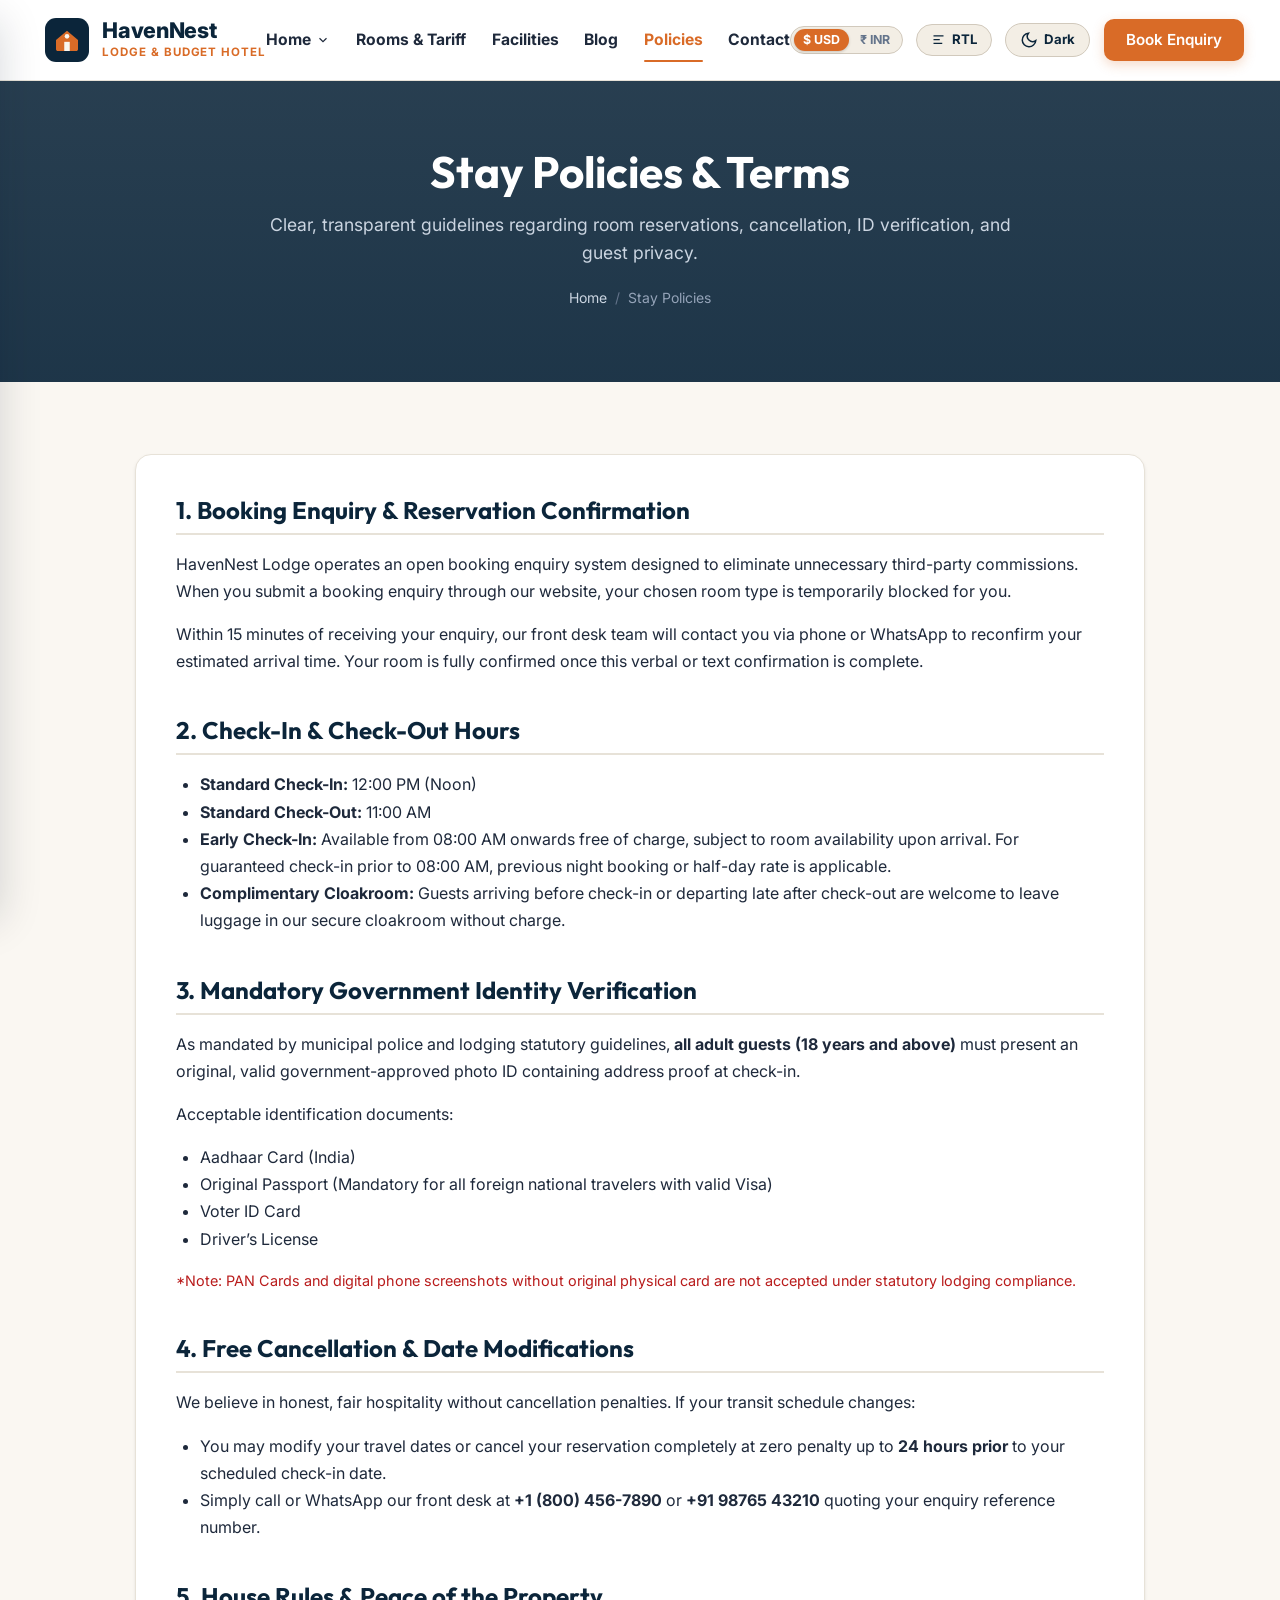
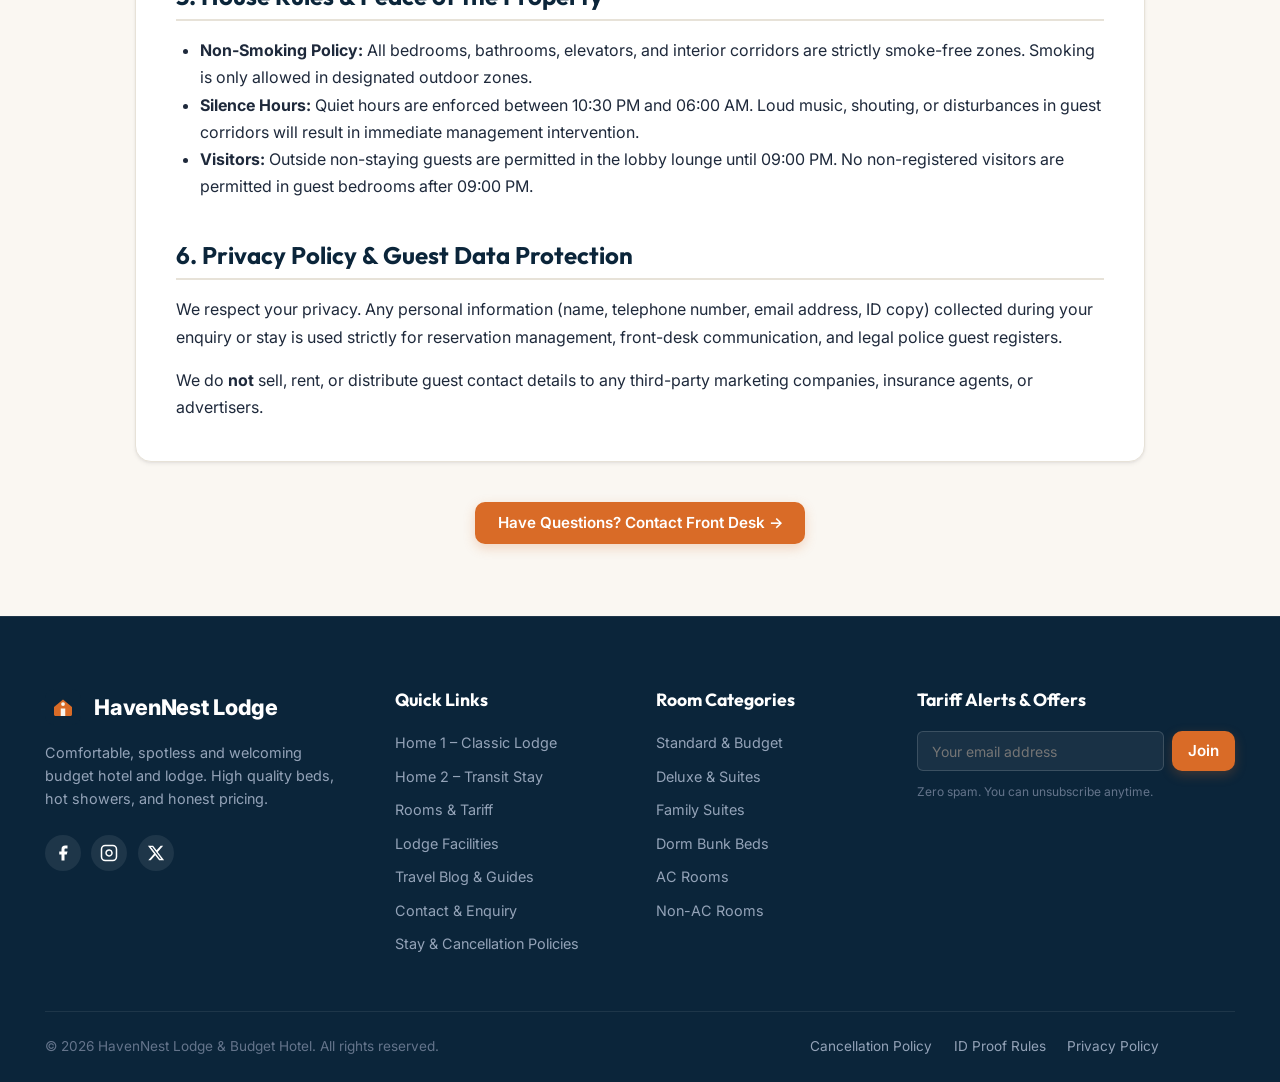
<file: terms.html>
<!DOCTYPE html>
<html lang="en" dir="ltr" data-theme="light">
<head>
  <meta charset="UTF-8" />
  <meta name="viewport" content="width=device-width, initial-scale=1.0" />
  <title>Stay Policies &amp; Terms | HavenNest Lodge &amp; Budget Hotel</title>
  <meta name="description" content="Transparent stay policies: check-in timings, ID proof requirements, cancellation terms, and guest data privacy at HavenNest Lodge." />
  <link rel="icon" type="image/svg+xml" href="assets/images/favicon.svg" />
  <link rel="stylesheet" href="assets/css/style.css" />
  <!-- Prevent FOUC: Pre-apply saved Theme & RTL before render (Defaults to Light) -->
  <script>
    (function () {
      try {
        var theme = localStorage.getItem("haven_theme_mode");
        if (theme === "dark") {
          document.documentElement.setAttribute("data-theme", "dark");
        } else {
          document.documentElement.setAttribute("data-theme", "light");
        }
        var rtl = localStorage.getItem("haven_rtl_pref");
        if (rtl === "true") {
          document.documentElement.setAttribute("dir", "rtl");
        }
      } catch (e) {}
    })();
  </script>
</head>
<body>

  <!-- Navbar -->
  <header class="haven-navbar">
    <div class="container navbar-inner">
      <a href="index.html" class="brand-logo" aria-label="HavenNest Lodge Home">
        <img src="assets/images/logo-icon.svg" alt="HavenNest Logo" class="brand-logo-img" />
        <div class="brand-text-block">
          <span class="brand-name">HavenNest</span>
          <span class="brand-tagline">Lodge &amp; Budget Hotel</span>
        </div>
      </a>
      <!-- Desktop Nav with Home Dropdown -->
      <nav class="navbar-nav" aria-label="Main Navigation">
        <div class="nav-dropdown">
          <a href="javascript:void(0)" class="nav-link nav-dropdown-toggle" role="button" aria-haspopup="true" aria-expanded="false">
            <span>Home</span>
            <svg class="dropdown-icon" viewBox="0 0 24 24" width="14" height="14" fill="none" stroke="currentColor" stroke-width="2"><polyline points="6 9 12 15 18 9"/></svg>
          </a>
          <div class="nav-dropdown-menu">
            <a href="index.html" class="dropdown-item">
              <span class="dropdown-item-title">Home 1 &ndash; Classic Lodge</span>
              <span class="dropdown-item-desc">Traditional budget hotel &amp; comprehensive room showcase</span>
            </a>
            <a href="home-2.html" class="dropdown-item">
              <span class="dropdown-item-title">
                Home 2 &ndash; Transit Hub
                <span class="dropdown-badge">Popular</span>
              </span>
              <span class="dropdown-item-desc">Fast-track booking, live rate calculator &amp; railway transit hub</span>
            </a>
          </div>
        </div>

        <a href="rooms.html" class="nav-link">Rooms &amp; Tariff</a>
        <a href="facilities.html" class="nav-link">Facilities</a>
        <a href="blog.html" class="nav-link">Blog</a>
        <a href="terms.html" class="nav-link active">Policies</a>
        <a href="contact.html" class="nav-link">Contact</a>
      </nav>
      <div class="navbar-actions">
        <!-- Currency Switcher -->
        <button type="button" class="nav-control-btn currency-toggle-btn" aria-label="Select Currency" title="Select Currency ($ USD / ₹ INR)">
          <span class="curr-opt curr-opt-usd active" role="button" tabindex="0">$ USD</span>
          <span class="curr-opt-divider">/</span>
          <span class="curr-opt curr-opt-inr" role="button" tabindex="0">₹ INR</span>
        </button>

        <!-- LTR / RTL Toggle -->
        <button type="button" class="nav-control-btn rtl-toggle-btn" aria-label="Toggle RTL layout" title="Switch between LTR and RTL">
          <span class="rtl-icon">
            <svg viewBox="0 0 24 24" width="15" height="15" fill="none" stroke="currentColor" stroke-width="2"><path d="M4 6h16M4 12h10M4 18h14"/></svg>
          </span>
          <span class="rtl-label">RTL</span>
        </button>

        <!-- Dark / Light Theme Toggle -->
        <button type="button" class="nav-control-btn theme-toggle-btn" aria-label="Toggle Dark/Light Mode" title="Toggle Dark/Light Mode">
          <span class="theme-icon">
            <svg viewBox="0 0 24 24" width="15" height="15" fill="none" stroke="currentColor" stroke-width="2"><path d="M21 12.79A9 9 0 1 1 11.21 3 7 7 0 0 0 21 12.79z"/></svg>
          </span>
          <span class="theme-label">Dark</span>
        </button>

        <a href="contact.html" class="btn btn-primary">Book Enquiry</a>

        <button type="button" class="mobile-menu-toggle" aria-label="Open mobile menu">
          <svg viewBox="0 0 24 24" width="26" height="26" fill="none" stroke="currentColor" stroke-width="2"><line x1="3" y1="12" x2="21" y2="12"/><line x1="3" y1="6" x2="21" y2="6"/><line x1="3" y1="18" x2="21" y2="18"/></svg>
        </button>
      </div>
    </div>
  </header>

  <!-- Mobile Drawer -->
  <div class="mobile-drawer-backdrop" aria-hidden="true"></div>
  <aside class="mobile-drawer" aria-label="Mobile Navigation">
    <div class="drawer-header">
      <a href="index.html" class="brand-logo" aria-label="HavenNest Lodge Home">
        <img src="assets/images/logo-icon.svg" alt="HavenNest Logo" width="32" height="32" />
        <span class="brand-name">HavenNest</span>
      </a>
      <button type="button" class="drawer-close mobile-drawer-close" aria-label="Close menu">&times;</button>
    </div>
    <div class="drawer-body">
      <!-- Mobile Quick Controls -->
      <div class="drawer-controls-row">
        <button type="button" class="nav-control-btn currency-toggle-btn" aria-label="Select Currency" title="Select Currency ($ USD / ₹ INR)">
          <span class="curr-opt curr-opt-usd active" role="button" tabindex="0">$ USD</span>
          <span class="curr-opt-divider">/</span>
          <span class="curr-opt curr-opt-inr" role="button" tabindex="0">₹ INR</span>
        </button>
        <button type="button" class="nav-control-btn rtl-toggle-btn" aria-label="Toggle RTL layout">
          <span class="rtl-label">RTL</span>
        </button>
        <button type="button" class="nav-control-btn theme-toggle-btn" aria-label="Toggle Dark/Light Mode">
          <span class="theme-icon">
            <svg viewBox="0 0 24 24" width="15" height="15" fill="none" stroke="currentColor" stroke-width="2"><path d="M21 12.79A9 9 0 1 1 11.21 3 7 7 0 0 0 21 12.79z"/></svg>
          </span>
          <span class="theme-label">Dark</span>
        </button>
      </div>
      <ul class="drawer-nav-list">
        <li><a href="index.html" class="drawer-nav-link">Home 1 &ndash; Classic Lodge</a></li>
        <li><a href="home-2.html" class="drawer-nav-link">Home 2 &ndash; Transit Hub</a></li>
        <li><a href="rooms.html" class="drawer-nav-link">Rooms &amp; Tariff</a></li>
        <li><a href="facilities.html" class="drawer-nav-link">Facilities</a></li>
        <li><a href="blog.html" class="drawer-nav-link">Travel Blog &amp; Guides</a></li>
        <li><a href="contact.html" class="drawer-nav-link">Contact &amp; Enquiry</a></li>
        <li><a href="terms.html" class="drawer-nav-link active" aria-current="page">Stay Policies</a></li>
      </ul>
    </div>
    <div class="drawer-footer">
      <a href="contact.html" class="btn btn-primary btn-block">Send Booking Enquiry</a>
      <div class="drawer-contact-note" style="margin-top: 0.75rem; text-align: center; font-size: 0.85rem; color: var(--text-muted);">
        <span>Contact: <strong style="color: var(--text-heading);">+1 (800) 456-7890</strong></span>
      </div>
    </div>
  </aside>

  <!-- Page Hero & Breadcrumbs -->
  <section class="page-hero" aria-label="Policies Header">
    <div class="container">
      <h1 class="page-title">Stay Policies &amp; Terms</h1>
      <p class="page-subtitle">
        Clear, transparent guidelines regarding room reservations, cancellation, ID verification, and guest privacy.
      </p>
      <nav class="breadcrumb-nav" aria-label="Breadcrumb">
        <a href="index.html">Home</a>
        <span class="breadcrumb-separator">/</span>
        <span aria-current="page">Stay Policies</span>
      </nav>
    </div>
  </section>

  <!-- Content Container -->
  <main class="section-padding">
    <div class="container" style="max-width: 1100px;">

      <article style="background: var(--bg-surface); padding: 2.5rem; border-radius: var(--radius-lg); border: 1px solid var(--border-light); box-shadow: var(--shadow-sm); line-height: 1.7;">

        <section style="margin-bottom: 2.5rem;">
          <h2 style="font-size: 1.5rem; color: var(--text-heading); margin-bottom: 1rem; border-bottom: 2px solid var(--border-light); padding-bottom: 0.5rem;">
            1. Booking Enquiry &amp; Reservation Confirmation
          </h2>
          <p>
            HavenNest Lodge operates an open booking enquiry system designed to eliminate unnecessary third-party commissions. When you submit a booking enquiry through our website, your chosen room type is temporarily blocked for you.
          </p>
          <p>
            Within 15 minutes of receiving your enquiry, our front desk team will contact you via phone or WhatsApp to reconfirm your estimated arrival time. Your room is fully confirmed once this verbal or text confirmation is complete.
          </p>
        </section>

        <section style="margin-bottom: 2.5rem;">
          <h2 style="font-size: 1.5rem; color: var(--text-heading); margin-bottom: 1rem; border-bottom: 2px solid var(--border-light); padding-bottom: 0.5rem;">
            2. Check-In &amp; Check-Out Hours
          </h2>
          <ul style="list-style: disc; margin-inline-start: 1.5rem; margin-bottom: 1rem;">
            <li><strong>Standard Check-In:</strong> 12:00 PM (Noon)</li>
            <li><strong>Standard Check-Out:</strong> 11:00 AM</li>
            <li><strong>Early Check-In:</strong> Available from 08:00 AM onwards free of charge, subject to room availability upon arrival. For guaranteed check-in prior to 08:00 AM, previous night booking or half-day rate is applicable.</li>
            <li><strong>Complimentary Cloakroom:</strong> Guests arriving before check-in or departing late after check-out are welcome to leave luggage in our secure cloakroom without charge.</li>
          </ul>
        </section>

        <section style="margin-bottom: 2.5rem;">
          <h2 style="font-size: 1.5rem; color: var(--text-heading); margin-bottom: 1rem; border-bottom: 2px solid var(--border-light); padding-bottom: 0.5rem;">
            3. Mandatory Government Identity Verification
          </h2>
          <p>
            As mandated by municipal police and lodging statutory guidelines, <strong>all adult guests (18 years and above)</strong> must present an original, valid government-approved photo ID containing address proof at check-in.
          </p>
          <p>
            Acceptable identification documents:
          </p>
          <ul style="list-style: disc; margin-inline-start: 1.5rem; margin-bottom: 1rem;">
            <li>Aadhaar Card (India)</li>
            <li>Original Passport (Mandatory for all foreign national travelers with valid Visa)</li>
            <li>Voter ID Card</li>
            <li>Driver’s License</li>
          </ul>
          <p style="color: var(--color-danger); font-size: 0.9rem;">
            *Note: PAN Cards and digital phone screenshots without original physical card are not accepted under statutory lodging compliance.
          </p>
        </section>

        <section style="margin-bottom: 2.5rem;">
          <h2 style="font-size: 1.5rem; color: var(--text-heading); margin-bottom: 1rem; border-bottom: 2px solid var(--border-light); padding-bottom: 0.5rem;">
            4. Free Cancellation &amp; Date Modifications
          </h2>
          <p>
            We believe in honest, fair hospitality without cancellation penalties. If your transit schedule changes:
          </p>
          <ul style="list-style: disc; margin-inline-start: 1.5rem; margin-bottom: 1rem;">
            <li>You may modify your travel dates or cancel your reservation completely at zero penalty up to <strong>24 hours prior</strong> to your scheduled check-in date.</li>
            <li>Simply call or WhatsApp our front desk at <strong>+1 (800) 456-7890</strong> or <strong>+91 98765 43210</strong> quoting your enquiry reference number.</li>
          </ul>
        </section>

        <section style="margin-bottom: 2.5rem;">
          <h2 style="font-size: 1.5rem; color: var(--text-heading); margin-bottom: 1rem; border-bottom: 2px solid var(--border-light); padding-bottom: 0.5rem;">
            5. House Rules &amp; Peace of the Property
          </h2>
          <ul style="list-style: disc; margin-inline-start: 1.5rem; margin-bottom: 1rem;">
            <li><strong>Non-Smoking Policy:</strong> All bedrooms, bathrooms, elevators, and interior corridors are strictly smoke-free zones. Smoking is only allowed in designated outdoor zones.</li>
            <li><strong>Silence Hours:</strong> Quiet hours are enforced between 10:30 PM and 06:00 AM. Loud music, shouting, or disturbances in guest corridors will result in immediate management intervention.</li>
            <li><strong>Visitors:</strong> Outside non-staying guests are permitted in the lobby lounge until 09:00 PM. No non-registered visitors are permitted in guest bedrooms after 09:00 PM.</li>
          </ul>
        </section>

        <section>
          <h2 style="font-size: 1.5rem; color: var(--text-heading); margin-bottom: 1rem; border-bottom: 2px solid var(--border-light); padding-bottom: 0.5rem;">
            6. Privacy Policy &amp; Guest Data Protection
          </h2>
          <p>
            We respect your privacy. Any personal information (name, telephone number, email address, ID copy) collected during your enquiry or stay is used strictly for reservation management, front-desk communication, and legal police guest registers.
          </p>
          <p>
            We do <strong>not</strong> sell, rent, or distribute guest contact details to any third-party marketing companies, insurance agents, or advertisers.
          </p>
        </section>

      </article>

      <div style="text-align: center; margin-top: 2.5rem;">
        <a href="contact.html" class="btn btn-primary">Have Questions? Contact Front Desk &rarr;</a>
      </div>

    </div>
  </main>

  <!-- Footer -->
  <footer class="haven-footer">
    <div class="container">
      <div class="footer-top">
        <div>
          <div class="brand-logo" style="margin-block-end: 1rem;">
            <img src="assets/images/logo-icon.svg" alt="HavenNest Logo" width="36" height="36" />
            <span class="brand-name" style="color: #FFFFFF;">HavenNest Lodge</span>
          </div>
          <p class="footer-brand-desc">
            Comfortable, spotless and welcoming budget hotel and lodge. High quality beds, hot showers, and honest pricing.
          </p>
          <div class="footer-social-links">
            <a href="https://www.facebook.com/login/" class="social-link" aria-label="Facebook Login" target="_blank" rel="noopener noreferrer" title="Facebook Login">
              <svg viewBox="0 0 24 24" width="18" height="18" fill="currentColor"><path d="M18 2h-3a5 5 0 0 0-5 5v3H7v4h3v8h4v-8h3l1-4h-4V7a1 1 0 0 1 1-1h3z"/></svg>
            </a>
            <a href="https://www.instagram.com/accounts/login/" class="social-link" aria-label="Instagram Login" target="_blank" rel="noopener noreferrer" title="Instagram Login">
              <svg viewBox="0 0 24 24" width="18" height="18" fill="none" stroke="currentColor" stroke-width="2"><rect x="2" y="2" width="20" height="20" rx="5" ry="5"/><path d="M16 11.37A4 4 0 1 1 12.63 8 4 4 0 0 1 16 11.37z"/><line x1="17.5" y1="6.5" x2="17.51" y2="6.5"/></svg>
            </a>
            <a href="https://twitter.com/i/flow/login" class="social-link" aria-label="Twitter Login" target="_blank" rel="noopener noreferrer" title="Twitter / X Login">
              <svg viewBox="0 0 24 24" width="18" height="18" fill="currentColor"><path d="M18.244 2.25h3.308l-7.227 8.26 8.502 11.24H16.17l-5.214-6.817L4.99 21.75H1.68l7.73-8.835L1.254 2.25H8.08l4.713 6.231zm-1.161 17.52h1.833L7.084 4.126H5.117z"/></svg>
            </a>
          </div>
        </div>
        <div>
          <h4 class="footer-heading">Quick Links</h4>
          <ul class="footer-links-list">
            <li><a href="index.html">Home 1 &ndash; Classic Lodge</a></li>
            <li><a href="home-2.html">Home 2 &ndash; Transit Stay</a></li>
            <li><a href="rooms.html">Rooms &amp; Tariff</a></li>
            <li><a href="facilities.html">Lodge Facilities</a></li>
            <li><a href="blog.html">Travel Blog &amp; Guides</a></li>
            <li><a href="contact.html">Contact &amp; Enquiry</a></li>
            <li><a href="terms.html">Stay &amp; Cancellation Policies</a></li>
          </ul>
        </div>
        <div>
          <h4 class="footer-heading">Room Categories</h4>
          <ul class="footer-links-list">
            <li><a href="rooms.html?category=standard#rooms-filter-section" data-category="standard">Standard &amp; Budget</a></li>
            <li><a href="rooms.html?category=deluxe#rooms-filter-section" data-category="deluxe">Deluxe &amp; Suites</a></li>
            <li><a href="rooms.html?category=family#rooms-filter-section" data-category="family">Family Suites</a></li>
            <li><a href="rooms.html?category=dormitory#rooms-filter-section" data-category="dormitory">Dorm Bunk Beds</a></li>
            <li><a href="rooms.html?category=ac#rooms-filter-section" data-category="ac">AC Rooms</a></li>
            <li><a href="rooms.html?category=non-ac#rooms-filter-section" data-category="non-ac">Non-AC Rooms</a></li>
          </ul>
        </div>
        <div>
          <h4 class="footer-heading">Tariff Alerts &amp; Offers</h4>
          <form class="newsletter-form" aria-label="Newsletter Subscription">
            <div class="newsletter-input-group">
              <input type="email" placeholder="Your email address" class="newsletter-input" required />
              <button type="submit" class="btn btn-primary" style="padding: 0.65rem 1rem;">Join</button>
            </div>
            <span class="newsletter-note">Zero spam. You can unsubscribe anytime.</span>
          </form>
        </div>
      </div>
      <div class="footer-bottom">
        <div>&copy; <span id="current-year">2026</span> HavenNest Lodge &amp; Budget Hotel. All rights reserved.</div>
        <div class="footer-legal-links">
          <a href="terms.html">Cancellation Policy</a>
          <a href="terms.html">ID Proof Rules</a>
          <a href="terms.html">Privacy Policy</a>
        </div>
      </div>
    </div>
  </footer>

  <script src="assets/js/modules/storage.js"></script>
  <script src="assets/js/modules/toast.js"></script>
  <script src="assets/js/modules/theme.js"></script>
  <script src="assets/js/modules/rtl.js"></script>
  <script src="assets/js/modules/navigation.js"></script>
  <script src="assets/js/main.js"></script>
</body>
</html>
</file>
<file: docs/docs.css>
/* Documentation Stylesheet */
:root {
  --docs-primary: #0B253A;
  --docs-accent: #D96B27;
  --docs-sidebar-w: 260px;
  --docs-bg: #F8FAFC;
  --docs-text: #1E293B;
  --docs-border: #E2E8F0;
}

body {
  font-family: 'Inter', -apple-system, BlinkMacSystemFont, 'Segoe UI', Roboto, sans-serif;
  color: var(--docs-text);
  background-color: var(--docs-bg);
  line-height: 1.6;
  margin: 0;
  display: flex;
}

.docs-sidebar {
  width: var(--docs-sidebar-w);
  height: 100vh;
  position: sticky;
  top: 0;
  background-color: #FFFFFF;
  border-inline-end: 1px solid var(--docs-border);
  padding: 2rem 1.5rem;
  overflow-y: auto;
  flex-shrink: 0;
}

.docs-logo {
  display: flex;
  align-items: center;
  gap: 0.75rem;
  font-weight: 800;
  font-size: 1.25rem;
  color: var(--docs-primary);
  margin-bottom: 2rem;
}

.docs-nav-group {
  margin-bottom: 1.75rem;
}

.docs-nav-heading {
  font-size: 0.75rem;
  text-transform: uppercase;
  letter-spacing: 0.05em;
  color: #64748B;
  font-weight: 700;
  margin-bottom: 0.5rem;
}

.docs-nav-list {
  list-style: none;
  padding: 0;
  margin: 0;
  display: flex;
  flex-direction: column;
  gap: 0.35rem;
}

.docs-nav-link {
  color: #475569;
  text-decoration: none;
  font-size: 0.9rem;
  padding: 0.35rem 0.6rem;
  border-radius: 6px;
  transition: all 0.15s ease;
}

.docs-nav-link:hover,
.docs-nav-link.active {
  background-color: #FFF3EB;
  color: var(--docs-accent);
  font-weight: 600;
}

.docs-content {
  flex: 1;
  max-width: 960px;
  padding: 3rem 4rem;
}

@media (max-width: 850px) {
  body {
    flex-direction: column;
  }
  .docs-sidebar {
    width: 100%;
    height: auto;
    position: static;
  }
  .docs-content {
    padding: 2rem 1.5rem;
  }
}

.docs-header {
  border-bottom: 1px solid var(--docs-border);
  padding-bottom: 2rem;
  margin-bottom: 2.5rem;
}

.docs-badge {
  background-color: #FFF3EB;
  color: var(--docs-accent);
  font-size: 0.75rem;
  font-weight: 700;
  padding: 0.3rem 0.75rem;
  border-radius: 9999px;
  display: inline-block;
  margin-bottom: 0.75rem;
}

h1, h2, h3, h4 {
  color: var(--docs-primary);
}

h1 { font-size: 2.5rem; margin-bottom: 0.5rem; }
h2 { font-size: 1.75rem; margin-top: 2.5rem; margin-bottom: 1rem; border-bottom: 1px solid var(--docs-border); padding-bottom: 0.5rem; }
h3 { font-size: 1.25rem; margin-top: 1.5rem; margin-bottom: 0.75rem; }

pre {
  background-color: #0F172A;
  color: #F8FAFC;
  padding: 1.25rem;
  border-radius: 8px;
  overflow-x: auto;
  font-size: 0.875rem;
  margin-bottom: 1.5rem;
}

code {
  font-family: 'Courier New', Courier, monospace;
}

.inline-code {
  background-color: #EDF2F7;
  color: #C53030;
  padding: 0.15rem 0.4rem;
  border-radius: 4px;
  font-size: 0.875rem;
}

.docs-table {
  width: 100%;
  border-collapse: collapse;
  margin-bottom: 1.5rem;
  background-color: #FFFFFF;
  border: 1px solid var(--docs-border);
  border-radius: 6px;
  overflow: hidden;
}

.docs-table th, .docs-table td {
  padding: 0.75rem 1rem;
  text-align: left;
  border-bottom: 1px solid var(--docs-border);
  font-size: 0.9rem;
}

.docs-table th {
  background-color: #F1F5F9;
  font-weight: 700;
}

.docs-alert {
  padding: 1rem 1.25rem;
  border-radius: 8px;
  margin-bottom: 1.5rem;
  border-left: 4px solid var(--docs-accent);
  background-color: #FFF3EB;
}
</file>
<file: assets/css/style.css>
/**
 * HavenNest Lodge & Budget Hotel - Master Stylesheet
 * Modern, responsive, ThemeForest-ready CSS with Light/Dark theme variables,
 * CSS logical properties for full RTL support, micro-animations & accessible typography.
 */

@import url('https://fonts.googleapis.com/css2?family=Inter:wght@300;400;500;600;700&family=Outfit:wght@500;600;700;800&display=swap');

/* ==========================================================================
   CSS CUSTOM PROPERTIES (THEME TOKENS)
   ========================================================================== */
:root {
  /* Fonts */
  --font-heading: 'Outfit', -apple-system, BlinkMacSystemFont, 'Segoe UI', Roboto, sans-serif;
  --font-body: 'Inter', -apple-system, BlinkMacSystemFont, 'Segoe UI', Roboto, sans-serif;

  /* Brand Colors */
  --brand-navy: #0B253A;
  --brand-navy-light: #16364F;
  --brand-navy-dark: #071724;
  --brand-teal: #1A4E66;

  /* Primary Accent (Warm Amber / Terracotta for CTAs) */
  --brand-accent: #D96B27;
  --brand-accent-hover: #BF5A1B;
  --brand-accent-light: #FDEFE7;
  --brand-accent-glow: rgba(217, 107, 39, 0.25);

  /* Status Accents */
  --color-success: #15803D;
  --color-success-bg: #DCFCE7;
  --color-warning: #B45309;
  --color-warning-bg: #FEF3C7;
  --color-danger: #B91C1C;
  --color-danger-bg: #FEE2E2;
  --color-info: #0369A1;
  --color-info-bg: #E0F2FE;

  /* WhatsApp Brand */
  --brand-whatsapp: #25D366;
  --brand-whatsapp-hover: #1EBE5D;

  /* Light Theme (Default) */
  --bg-page: #FAF7F2;
  --bg-surface: #FFFFFF;
  --bg-surface-elevated: #FFFFFF;
  --bg-subtle: #F3EEE5;
  --bg-topbar: #0B253A;
  --text-topbar: #E2E8F0;

  --text-main: #1E293B;
  --text-heading: #0B253A;
  --text-muted: #64748B;
  --text-subtle: #94A3B8;

  --border-light: #E7E2D8;
  --border-medium: #D1C9BC;
  --border-focus: #D96B27;

  /* Shadows */
  --shadow-xs: 0 1px 2px rgba(15, 23, 42, 0.05);
  --shadow-sm: 0 2px 4px rgba(15, 23, 42, 0.06), 0 1px 2px rgba(15, 23, 42, 0.04);
  --shadow-md: 0 4px 12px rgba(15, 23, 42, 0.08), 0 2px 4px rgba(15, 23, 42, 0.04);
  --shadow-lg: 0 12px 28px rgba(15, 23, 42, 0.12), 0 4px 10px rgba(15, 23, 42, 0.06);
  --shadow-xl: 0 20px 40px rgba(15, 23, 42, 0.16);

  /* Layout & Sizing */
  --container-max: 1720px;
  --navbar-height: 80px;
  --radius-sm: 6px;
  --radius-md: 10px;
  --radius-lg: 16px;
  --radius-xl: 24px;
  --radius-full: 9999px;

  /* Transitions */
  --transition-fast: 150ms ease;
  --transition-base: 250ms cubic-bezier(0.16, 1, 0.3, 1);
  --transition-slow: 400ms cubic-bezier(0.16, 1, 0.3, 1);
}

/* Dark Theme */
[data-theme="dark"] {
  --bg-page: #081119;
  --bg-surface: #101E2B;
  --bg-surface-elevated: #162838;
  --bg-subtle: #142433;
  --bg-topbar: #050B10;
  --text-topbar: #CBD5E1;

  --text-main: #E2E8F0;
  --text-heading: #F8FAFC;
  --text-muted: #94A3B8;
  --text-subtle: #64748B;

  --border-light: #1E3447;
  --border-medium: #2B455D;

  --brand-accent-light: rgba(217, 107, 39, 0.15);

  --shadow-sm: 0 2px 6px rgba(0, 0, 0, 0.35);
  --shadow-md: 0 6px 16px rgba(0, 0, 0, 0.45);
  --shadow-lg: 0 16px 32px rgba(0, 0, 0, 0.55);
}

/* ==========================================================================
   BASE & RESET
   ========================================================================== */
*, *::before, *::after {
  box-sizing: border-box;
  margin: 0;
  padding: 0;
}

@media (max-width: 1200px) {
  :root {
    --navbar-height: 72px;
  }
}

@media (max-width: 768px) {
  :root {
    --navbar-height: 64px;
  }
}

html {
  font-size: 16px;
  scroll-behavior: smooth;
  -webkit-text-size-adjust: 100%;
  overflow-x: hidden;
  max-width: 100%;
  width: 100%;
}

body {
  font-family: var(--font-body);
  color: var(--text-main);
  background-color: var(--bg-page);
  line-height: 1.6;
  overflow-x: hidden;
  max-width: 100%;
  width: 100%;
  min-height: 100vh;
  display: flex;
  flex-direction: column;
  padding-top: var(--navbar-height);
  transition: background-color var(--transition-base), color var(--transition-base);
}

[id] {
  scroll-margin-top: calc(var(--navbar-height) + 16px);
}

main,
.page-content,
.error-page-wrapper,
.terms-content-section {
  flex: 1 0 auto;
}

body.modal-open,
body.lightbox-open,
body.drawer-open {
  overflow: hidden;
}

img {
  max-width: 100%;
  height: auto;
  display: block;
}

a {
  color: inherit;
  text-decoration: none;
  transition: color var(--transition-fast);
}

button, input, select, textarea {
  font-family: inherit;
  font-size: inherit;
}

button {
  cursor: pointer;
  border: none;
  background: none;
}

ul, ol {
  list-style: none;
}

h1, h2, h3, h4, h5, h6 {
  font-family: var(--font-heading);
  color: var(--text-heading);
  line-height: 1.25;
  font-weight: 700;
}

p {
  margin-block-end: 1rem;
}

p:last-child {
  margin-block-end: 0;
}

:focus-visible {
  outline: 2px solid var(--brand-accent);
  outline-offset: 2px;
}

/* ==========================================================================
   LAYOUT UTILITIES
   ========================================================================== */
.container {
  width: 100%;
  max-width: var(--container-max);
  margin-inline: auto;
  padding-inline: clamp(1rem, 3.5vw, 4.5rem);
}

@media (max-width: 576px) {
  .container {
    padding-inline: 1rem;
  }
}

.section-padding {
  padding-block: 4.5rem;
}

@media (max-width: 768px) {
  .section-padding {
    padding-block: 3rem;
  }
}

.section-header {
  text-align: center;
  max-width: 860px;
  margin-inline: auto;
  margin-block-end: 3rem;
}

.section-tag {
  display: inline-flex;
  align-items: center;
  gap: 0.5rem;
  background: var(--brand-accent-light);
  color: var(--brand-accent);
  padding: 0.35rem 0.85rem;
  border-radius: var(--radius-full);
  font-size: 0.825rem;
  font-weight: 700;
  text-transform: uppercase;
  letter-spacing: 0.05em;
  margin-block-end: 0.75rem;
}

.section-title {
  font-size: 2.25rem;
  margin-block-end: 0.85rem;
}

@media (max-width: 768px) {
  .section-title {
    font-size: 1.75rem;
  }
}

.section-subtitle {
  color: var(--text-muted);
  font-size: 1.05rem;
}

/* ==========================================================================
   BUTTONS
   ========================================================================== */
.btn {
  display: inline-flex;
  align-items: center;
  justify-content: center;
  gap: 0.5rem;
  padding: 0.75rem 1.4rem;
  border-radius: var(--radius-md);
  font-weight: 600;
  font-size: 0.95rem;
  line-height: 1.2;
  transition: all var(--transition-base);
  text-align: center;
  white-space: nowrap;
}

.btn-primary {
  background-color: var(--brand-accent);
  color: #FFFFFF;
  box-shadow: 0 4px 12px var(--brand-accent-glow);
}

.btn-primary:hover {
  background-color: var(--brand-accent-hover);
  transform: translateY(-2px);
  box-shadow: 0 6px 16px rgba(217, 107, 39, 0.35);
  color: #FFFFFF;
}

.btn-primary-sm {
  composes: btn;
  display: inline-flex;
  align-items: center;
  justify-content: center;
  gap: 0.35rem;
  padding: 0.55rem 1rem;
  border-radius: var(--radius-sm);
  font-size: 0.875rem;
  font-weight: 600;
  background-color: var(--brand-accent);
  color: #FFFFFF;
  transition: all var(--transition-fast);
}

.btn-primary-sm:hover {
  background-color: var(--brand-accent-hover);
  color: #FFFFFF;
}

.btn-secondary {
  background-color: var(--brand-navy);
  color: #FFFFFF;
}

.btn-secondary:hover {
  background-color: var(--brand-navy-light);
  transform: translateY(-2px);
  color: #FFFFFF;
}

.btn-outline {
  border: 1.5px solid var(--border-medium);
  color: var(--text-heading);
  background: transparent;
}

.btn-outline:hover {
  border-color: var(--brand-accent);
  color: var(--brand-accent);
  background-color: var(--brand-accent-light);
}

.btn-outline-sm {
  display: inline-flex;
  align-items: center;
  justify-content: center;
  padding: 0.5rem 0.85rem;
  border-radius: var(--radius-sm);
  border: 1.5px solid var(--border-medium);
  font-size: 0.875rem;
  font-weight: 600;
  color: var(--text-heading);
  transition: all var(--transition-fast);
}

.btn-outline-sm:hover {
  border-color: var(--brand-accent);
  color: var(--brand-accent);
}

.btn-whatsapp {
  background-color: var(--brand-whatsapp);
  color: #FFFFFF;
}

.btn-whatsapp:hover {
  background-color: var(--brand-whatsapp-hover);
  color: #FFFFFF;
  transform: translateY(-2px);
}

.btn-ghost {
  color: var(--text-muted);
}

.btn-ghost:hover {
  color: var(--text-heading);
}

.btn-block {
  width: 100%;
}

@media (max-width: 576px) {
  .btn {
    white-space: normal;
    max-width: 100%;
  }
  .hero-tag,
  .cta-badge,
  .section-tag {
    white-space: normal;
    max-width: 100%;
    text-align: center;
  }
  .hero-title,
  .page-title,
  .cta-title {
    word-break: break-word;
  }
}

.btn-icon {
  width: 38px;
  height: 38px;
  border-radius: var(--radius-md);
  display: inline-flex;
  align-items: center;
  justify-content: center;
  border: 1px solid var(--border-light);
  color: var(--text-main);
  background: var(--bg-surface);
  transition: all var(--transition-fast);
}

.btn-icon:hover {
  border-color: var(--brand-accent);
  color: var(--brand-accent);
}

/* ==========================================================================
   BADGES & CHIPS
   ========================================================================== */
.badge {
  display: inline-flex;
  align-items: center;
  padding: 0.25rem 0.65rem;
  border-radius: var(--radius-full);
  font-size: 0.75rem;
  font-weight: 700;
  line-height: 1;
  letter-spacing: 0.02em;
}

.badge-accent {
  background-color: var(--brand-accent);
  color: #FFFFFF;
}

.badge-success {
  background-color: var(--color-success-bg);
  color: var(--color-success);
}

.badge-warning {
  background-color: var(--color-warning-bg);
  color: var(--color-warning);
}

.badge-neutral {
  background-color: var(--bg-subtle);
  color: var(--text-heading);
}

.badge-outline {
  border: 1px solid var(--border-medium);
  color: var(--text-muted);
}

/* ==========================================================================
   NAVBAR & CONTROLS
   ========================================================================== */
.haven-topbar {
  display: none;
}

.haven-navbar {
  position: fixed;
  top: 0;
  left: 0;
  right: 0;
  width: 100%;
  z-index: 1000;
  background-color: var(--bg-surface);
  border-block-end: 1px solid var(--border-light);
  transition: all var(--transition-base);
}

.haven-navbar.scrolled {
  background-color: rgba(255, 255, 255, 0.94);
  backdrop-filter: blur(12px);
  -webkit-backdrop-filter: blur(12px);
  box-shadow: var(--shadow-sm);
}

[data-theme="dark"] .haven-navbar.scrolled {
  background-color: rgba(16, 30, 43, 0.94);
}

.haven-navbar .container,
.haven-navbar .navbar-inner,
.navbar-inner {
  display: flex;
  align-items: center;
  justify-content: space-between;
  height: 80px;
  width: 100%;
  max-width: var(--container-max);
  margin-inline: auto;
  padding-inline: clamp(1.25rem, 3.5vw, 4.5rem);
}

/* Navbar Controls (Dark Theme, RTL, Currency) */
.nav-control-btn {
  display: inline-flex;
  align-items: center;
  gap: 0.4rem;
  padding: 0.45rem 0.85rem;
  border-radius: var(--radius-full);
  border: 1.5px solid var(--border-medium);
  background-color: var(--bg-subtle);
  color: var(--text-heading);
  font-size: 0.825rem;
  font-weight: 700;
  line-height: 1;
  transition: all var(--transition-fast);
}

.nav-control-btn:hover {
  border-color: var(--brand-accent);
  color: var(--brand-accent);
  background-color: var(--brand-accent-light);
  transform: translateY(-1px);
}

.nav-control-btn.active {
  background-color: var(--brand-navy);
  color: #FFFFFF;
  border-color: var(--brand-navy);
}

[data-theme="dark"] .nav-control-btn.active {
  background-color: var(--brand-accent);
  border-color: var(--brand-accent);
}

.nav-control-btn .theme-icon,
.nav-control-btn .rtl-icon {
  display: inline-flex;
  align-items: center;
  justify-content: center;
}

[dir="rtl"] .nav-control-btn .rtl-icon svg {
  transform: scaleX(-1);
}

/* Segmented Currency Switcher ($ USD / ₹ INR) */
.currency-toggle-btn {
  display: inline-flex;
  align-items: center;
  padding: 2px 3px;
  gap: 2px;
  background-color: var(--bg-subtle);
  border: 1.5px solid var(--border-medium);
  border-radius: var(--radius-full);
  cursor: pointer;
  user-select: none;
  transition: all var(--transition-fast);
}

.currency-toggle-btn:hover {
  border-color: var(--brand-accent);
  background-color: var(--bg-subtle);
  transform: translateY(-1px);
}

.currency-toggle-btn .curr-opt {
  padding: 0.32rem 0.55rem;
  border-radius: var(--radius-full);
  font-size: 0.775rem;
  font-weight: 700;
  color: var(--text-muted);
  transition: all var(--transition-fast);
  display: inline-flex;
  align-items: center;
  justify-content: center;
  line-height: 1;
  cursor: pointer;
}

.currency-toggle-btn .curr-opt:hover {
  color: var(--text-heading);
}

.currency-toggle-btn .curr-opt.active {
  background-color: var(--brand-accent);
  color: #FFFFFF;
  box-shadow: 0 1px 3px rgba(0, 0, 0, 0.18);
}

[data-theme="dark"] .currency-toggle-btn .curr-opt.active {
  background-color: var(--brand-accent);
  color: #FFFFFF;
}

.currency-toggle-btn .curr-opt-divider {
  display: none;
}

@media (max-width: 1200px) {
  .navbar-actions .currency-toggle-btn {
    padding: 2px;
    gap: 1px;
  }
  .navbar-actions .currency-toggle-btn .curr-opt {
    padding: 0.25rem 0.45rem;
    font-size: 0.725rem;
  }
}

.drawer-controls-row .currency-toggle-btn {
  flex: 1.35;
  padding: 3px;
  gap: 2px;
}

.drawer-controls-row .currency-toggle-btn .curr-opt {
  flex: 1;
  padding: 0.4rem 0.35rem;
  font-size: 0.75rem;
  text-align: center;
}

/* ==========================================================================
   TABLET & COMPACT DESKTOP NAVBAR (1024px range / 992px - 1200px)
   Prevents crowded shape, cramped nav links, and button cut-off
   ========================================================================== */
@media (max-width: 1200px) {
  .haven-navbar .container,
  .haven-navbar .navbar-inner,
  .navbar-inner {
    height: 72px;
    padding-inline: 1.25rem;
    gap: 0.85rem;
  }

  .brand-logo {
    gap: 0.65rem;
  }

  .brand-logo-img {
    width: 36px;
    height: 36px;
  }

  .brand-name {
    font-size: 1.15rem;
  }

  .brand-tagline {
    font-size: 0.62rem;
    letter-spacing: 0.05em;
  }

  .navbar-nav {
    gap: clamp(0.55rem, 1.1vw, 1.1rem);
  }

  .nav-link {
    font-size: 0.865rem;
    padding-block: 0.4rem;
    padding-inline: 0.15rem;
  }

  .navbar-actions {
    gap: 0.45rem;
  }

  /* Hide redundant RTL preview toggle in header at <= 1200px to prevent false "hamburger" icon confusion & reclaim space (accessible in drawer & footer) */
  .navbar-actions .rtl-toggle-btn {
    display: none !important;
  }

  .navbar-actions .nav-control-btn {
    padding: 0.35rem 0.55rem;
    font-size: 0.78rem;
    gap: 0.25rem;
  }

  .navbar-actions .nav-control-btn .theme-label,
  .navbar-actions .nav-control-btn .rtl-label {
    display: none;
  }

  .navbar-actions .btn-primary {
    padding: 0.45rem 0.85rem;
    font-size: 0.825rem;
    white-space: nowrap;
    flex-shrink: 0;
    gap: 0.35rem;
  }

  .navbar-actions .btn-primary svg {
    width: 14px;
    height: 14px;
  }
}

@media (max-width: 860px) {
  .navbar-actions .currency-toggle-btn,
  .navbar-actions .rtl-toggle-btn {
    display: none;
  }
}

@media (max-width: 767px) {
  .navbar-actions .nav-control-btn {
    display: none;
  }
}

/* Mobile Drawer Controls Row */
.drawer-controls-row {
  display: flex;
  align-items: center;
  gap: 0.4rem;
  padding-block-end: 1rem;
  margin-block-end: 1.25rem;
  border-block-end: 1px solid var(--border-light);
}

.drawer-controls-row .nav-control-btn {
  flex: 1;
  justify-content: center;
  padding: 0.5rem 0.35rem;
  font-size: 0.775rem;
  white-space: nowrap;
}

.brand-logo {
  display: flex;
  align-items: center;
  gap: 0.85rem;
  flex-shrink: 0;
}

.brand-logo-img {
  width: 44px;
  height: 44px;
  flex-shrink: 0;
  object-fit: contain;
  display: block;
}

.brand-text-block {
  display: flex;
  flex-direction: column;
}

.brand-name {
  font-size: 1.35rem;
  font-weight: 800;
  color: var(--text-heading);
  line-height: 1.1;
  letter-spacing: -0.015em;
}

.brand-tagline {
  font-size: 0.72rem;
  font-weight: 700;
  color: var(--brand-accent);
  text-transform: uppercase;
  letter-spacing: 0.08em;
}

@media (max-width: 576px) {
  .navbar-inner {
    height: 64px;
  }
  .brand-logo {
    gap: 0.5rem;
  }
  .brand-logo-img {
    width: 32px;
    height: 32px;
  }
  .brand-name {
    font-size: 1.05rem;
    white-space: nowrap;
  }
  .brand-tagline {
    display: none;
  }
  .navbar-actions {
    gap: 0.4rem;
  }
  .navbar-actions .btn-primary {
    padding: 0.4rem 0.65rem;
    font-size: 0.8rem;
  }
  .navbar-actions .btn-primary svg {
    display: none;
  }
}

@media (max-width: 390px) {
  .navbar-actions .btn-primary {
    display: none;
  }
}

.navbar-nav {
  display: flex;
  align-items: center;
  gap: clamp(1.25rem, 2vw, 2.5rem);
}

@media (max-width: 991px) {
  .navbar-nav {
    display: none !important;
  }
}

.nav-link {
  font-weight: 700;
  font-size: 0.98rem;
  color: var(--text-main);
  position: relative;
  padding-block: 0.6rem;
  white-space: nowrap;
  transition: color var(--transition-fast);
}

.nav-link:hover,
.nav-link.active {
  color: var(--brand-accent);
}

.nav-link.active::after {
  content: '';
  position: absolute;
  bottom: 0;
  inset-inline-start: 0;
  width: 100%;
  height: 2.5px;
  background-color: var(--brand-accent);
  border-radius: 2px;
}

.nav-dropdown-toggle.active::after {
  width: calc(100% - 1.25rem);
}

/* Navigation Dropdown Menu */
.nav-dropdown {
  position: relative;
  display: inline-flex;
  align-items: center;
}

.nav-dropdown-toggle {
  display: inline-flex;
  align-items: center;
  gap: 0.35rem;
  cursor: pointer;
}

.nav-dropdown-toggle .dropdown-icon {
  transition: transform var(--transition-fast);
  display: inline-block;
}

.nav-dropdown:hover .nav-dropdown-toggle .dropdown-icon,
.nav-dropdown:focus-within .nav-dropdown-toggle .dropdown-icon,
.nav-dropdown.open .nav-dropdown-toggle .dropdown-icon,
.nav-dropdown.show .nav-dropdown-toggle .dropdown-icon,
.nav-dropdown.touch-open .nav-dropdown-toggle .dropdown-icon {
  transform: rotate(180deg);
}

.nav-dropdown-menu {
  position: absolute;
  top: 100%;
  inset-inline-start: 0;
  min-width: 280px;
  background-color: var(--bg-surface);
  border: 1px solid var(--border-light);
  border-radius: var(--radius-lg);
  box-shadow: var(--shadow-xl);
  padding: 0.5rem;
  opacity: 0;
  visibility: hidden;
  transform: translateY(8px);
  transition: all var(--transition-fast);
  z-index: 1050;
  margin-top: 0.35rem;
  pointer-events: none;
}

.nav-dropdown:hover .nav-dropdown-menu,
.nav-dropdown:focus-within .nav-dropdown-menu,
.nav-dropdown.open .nav-dropdown-menu,
.nav-dropdown.show .nav-dropdown-menu,
.nav-dropdown.touch-open .nav-dropdown-menu {
  opacity: 1 !important;
  visibility: visible !important;
  transform: translateY(0) !important;
  pointer-events: auto !important;
}

.nav-dropdown-menu .dropdown-item {
  display: flex;
  flex-direction: column;
  padding: 0.65rem 0.85rem;
  border-radius: var(--radius-md);
  color: var(--text-heading);
  text-decoration: none;
  transition: background var(--transition-fast), color var(--transition-fast);
}

.nav-dropdown-menu .dropdown-item:hover,
.nav-dropdown-menu .dropdown-item.active {
  background-color: var(--brand-accent-light);
  color: var(--brand-accent);
}

.nav-dropdown-menu .dropdown-item-title {
  font-weight: 700;
  font-size: 0.88rem;
  display: flex;
  align-items: center;
  gap: 0.4rem;
}

.nav-dropdown-menu .dropdown-item-desc {
  font-size: 0.72rem;
  color: var(--text-muted);
  margin-top: 2px;
  line-height: 1.3;
}

.dropdown-badge {
  display: inline-block;
  font-size: 0.65rem;
  font-weight: 800;
  padding: 0.1rem 0.4rem;
  border-radius: var(--radius-sm);
  background-color: var(--brand-accent-light);
  color: var(--brand-accent);
}

.navbar-actions {
  display: flex;
  align-items: center;
  gap: 0.85rem;
  flex-shrink: 0;
}

.navbar-actions .btn-primary {
  white-space: nowrap;
  flex-shrink: 0;
}

.mobile-menu-toggle {
  display: none;
  padding: 0.5rem;
  color: var(--text-heading);
}

@media (max-width: 991px) {
  .mobile-menu-toggle {
    display: flex;
  }
}

/* ==========================================================================
   MOBILE DRAWER
   ========================================================================== */
.mobile-drawer-backdrop {
  position: fixed;
  inset: 0;
  background: rgba(0, 0, 0, 0.5);
  backdrop-filter: blur(4px);
  z-index: 1050;
  opacity: 0;
  visibility: hidden;
  transition: all var(--transition-base);
}

.mobile-drawer-backdrop.active {
  opacity: 1;
  visibility: visible;
}

.mobile-drawer {
  position: fixed;
  top: 0;
  bottom: 0;
  inset-inline-start: 0;
  width: 320px;
  max-width: 85vw;
  background-color: var(--bg-surface);
  z-index: 1060;
  transform: translateX(-100%);
  transition: transform var(--transition-slow);
  display: flex;
  flex-direction: column;
  box-shadow: var(--shadow-xl);
}

[dir="rtl"] .mobile-drawer {
  transform: translateX(100%);
}

.mobile-drawer.active {
  transform: translateX(0);
}

.drawer-header {
  display: flex;
  align-items: center;
  justify-content: space-between;
  padding: 1.25rem;
  border-block-end: 1px solid var(--border-light);
}

.drawer-header a.brand-logo,
.drawer-header .brand-logo {
  text-decoration: none;
  cursor: pointer;
  display: flex;
  align-items: center;
  gap: 0.65rem;
  transition: opacity var(--transition-fast), transform var(--transition-fast);
}

.drawer-header a.brand-logo:hover,
.drawer-header a.brand-logo:focus-visible {
  opacity: 0.85;
}

.drawer-header a.brand-logo:active {
  transform: scale(0.97);
}

.drawer-close {
  font-size: 1.75rem;
  color: var(--text-muted);
  line-height: 1;
}

.drawer-body {
  padding: 1.5rem 1.25rem;
  flex: 1;
  overflow-y: auto;
}

.drawer-nav-list {
  display: flex;
  flex-direction: column;
  gap: 0.5rem;
}

.drawer-nav-link {
  display: flex;
  align-items: center;
  gap: 0.75rem;
  padding: 0.85rem 1rem;
  border-radius: var(--radius-md);
  font-weight: 600;
  font-size: 1rem;
  color: var(--text-heading);
}

.drawer-nav-link:hover,
.drawer-nav-link.active {
  background-color: var(--brand-accent-light);
  color: var(--brand-accent);
}

.drawer-footer {
  padding: 1.25rem;
  border-block-start: 1px solid var(--border-light);
  background: var(--bg-subtle);
  display: flex;
  flex-direction: column;
  gap: 0.75rem;
}

/* Sticky Bottom Action Bar for Mobile */
.mobile-bottom-bar {
  display: none;
  position: fixed;
  bottom: 0;
  left: 0;
  right: 0;
  height: 60px;
  background-color: var(--bg-surface);
  border-block-start: 1px solid var(--border-light);
  z-index: 980;
  box-shadow: 0 -4px 12px rgba(0, 0, 0, 0.06);
  padding: 0.5rem 1rem;
}

@media (max-width: 768px) {
  .mobile-bottom-bar {
    display: flex;
    align-items: center;
    gap: 0.75rem;
  }
}

.mobile-bottom-bar .btn {
  flex: 1;
  padding: 0.6rem 0.5rem;
  font-size: 0.85rem;
}

/* ==========================================================================
   HERO SECTION
   ========================================================================== */
.hero-section {
  position: relative;
  background: linear-gradient(rgba(11, 37, 58, 0.82), rgba(11, 37, 58, 0.88)),
              url('https://images.unsplash.com/photo-1566073771259-6a8506099945?auto=format&fit=crop&w=1920&q=80') center/cover no-repeat;
  color: #FFFFFF;
  padding-block: 5.5rem 7.5rem;
}

@media (max-width: 768px) {
  .hero-section {
    padding-block: 3.5rem 2.5rem;
  }
}

.hero-content {
  max-width: 960px;
  text-align: center;
  margin-inline: auto;
}

.hero-tag {
  display: inline-flex;
  align-items: center;
  gap: 0.5rem;
  background: rgba(255, 255, 255, 0.15);
  backdrop-filter: blur(8px);
  padding: 0.4rem 1rem;
  border-radius: var(--radius-full);
  font-size: 0.85rem;
  font-weight: 700;
  letter-spacing: 0.05em;
  text-transform: uppercase;
  color: #F8FAFC;
  margin-block-end: 1.25rem;
  border: 1px solid rgba(255, 255, 255, 0.2);
}

.hero-title {
  font-size: 3.25rem;
  font-weight: 800;
  color: #FFFFFF;
  line-height: 1.15;
  margin-block-end: 1.25rem;
}

@media (max-width: 768px) {
  .hero-title {
    font-size: 2.15rem;
  }
}

.hero-title span {
  color: #FBA068;
}

.hero-subtitle {
  font-size: 1.2rem;
  color: #E2E8F0;
  max-width: 760px;
  margin-inline: auto;
  margin-block-end: 2rem;
}

@media (max-width: 768px) {
  .hero-subtitle {
    font-size: 1rem;
  }
}

.hero-cta-group {
  display: flex;
  align-items: center;
  justify-content: center;
  gap: 1rem;
  flex-wrap: wrap;
  margin-block-end: 2.5rem;
}

.hero-badges-row {
  display: flex;
  align-items: center;
  justify-content: center;
  gap: 1.5rem;
  flex-wrap: wrap;
  font-size: 0.9rem;
  color: #CBD5E1;
}

@media (max-width: 576px) {
  .hero-badges-row {
    gap: 0.75rem 1.25rem;
  }
}

.hero-badge-item {
  display: inline-flex;
  align-items: center;
  gap: 0.45rem;
}

.hero-badge-item svg {
  color: #38BDF8;
}

/* Quick Availability Bar (Overlapping Hero) */
.quick-enquiry-wrapper {
  margin-top: -3.5rem;
  position: relative;
  z-index: 20;
  max-width: 100%;
  width: 100%;
  min-width: 0;
}

@media (max-width: 768px) {
  .quick-enquiry-wrapper {
    margin-top: 1.5rem;
  }
}

.quick-enquiry-card {
  background-color: var(--bg-surface);
  border-radius: var(--radius-lg);
  padding: 1.5rem 1.75rem;
  box-shadow: var(--shadow-lg);
  border: 1px solid var(--border-light);
  max-width: 100%;
  width: 100%;
  min-width: 0;
  box-sizing: border-box;
}

.quick-enquiry-form {
  display: grid;
  grid-template-columns: repeat(5, minmax(0, 1fr)) auto;
  gap: 1.1rem;
  align-items: end;
  max-width: 100%;
  width: 100%;
  min-width: 0;
}

@media (max-width: 1200px) {
  .quick-enquiry-form {
    grid-template-columns: repeat(3, minmax(0, 1fr));
  }
  .quick-enquiry-form .form-group-btn {
    grid-column: span 3;
  }
}

@media (max-width: 768px) {
  .quick-enquiry-form {
    grid-template-columns: repeat(2, minmax(0, 1fr));
  }
  .quick-enquiry-form .form-group-btn {
    grid-column: span 2;
  }
}

@media (max-width: 576px) {
  .quick-enquiry-form {
    grid-template-columns: minmax(0, 1fr);
  }
  .quick-enquiry-form .form-group-btn {
    grid-column: span 1;
  }
}

.form-field-group {
  display: flex;
  flex-direction: column;
  gap: 0.4rem;
  min-width: 0;
  max-width: 100%;
  width: 100%;
}

.form-field-label {
  font-size: 0.8rem;
  font-weight: 700;
  text-transform: uppercase;
  letter-spacing: 0.05em;
  color: var(--text-muted);
}

.form-field-control {
  width: 100%;
  padding: 0.75rem 0.9rem;
  border-radius: var(--radius-md);
  border: 1.5px solid var(--border-light);
  background-color: var(--bg-surface);
  color: var(--text-heading);
  font-weight: 500;
  font-size: 0.925rem;
  font-family: inherit;
  transition: border-color var(--transition-fast);
}

.form-field-control:focus {
  border-color: var(--brand-accent);
  outline: none;
}

/* Custom Styled Select Elements */
select.form-field-control,
select.form-control,
.calc-field-group select {
  appearance: none;
  -webkit-appearance: none;
  background-image: url("data:image/svg+xml,%3Csvg xmlns='http://www.w3.org/2000/svg' width='16' height='16' viewBox='0 0 24 24' fill='none' stroke='%23475569' stroke-width='2.5' stroke-linecap='round' stroke-linejoin='round'%3E%3Cpolyline points='6 9 12 15 18 9'%3E%3C/polyline%3E%3C/svg%3E");
  background-repeat: no-repeat;
  background-position: right 0.85rem center;
  background-size: 14px;
  padding-inline-end: 2.25rem;
  cursor: pointer;
  text-overflow: ellipsis;
  white-space: nowrap;
}

[data-theme="dark"] select.form-field-control,
[data-theme="dark"] select.form-control,
[data-theme="dark"] .calc-field-group select {
  background-image: url("data:image/svg+xml,%3Csvg xmlns='http://www.w3.org/2000/svg' width='16' height='16' viewBox='0 0 24 24' fill='none' stroke='%23CBD5E1' stroke-width='2.5' stroke-linecap='round' stroke-linejoin='round'%3E%3Cpolyline points='6 9 12 15 18 9'%3E%3C/polyline%3E%3C/svg%3E");
}

[dir="rtl"] select.form-field-control,
[dir="rtl"] select.form-control,
[dir="rtl"] .calc-field-group select {
  background-position: left 0.85rem center;
  padding-inline-end: 0.9rem;
  padding-inline-start: 2.25rem;
}

@media (max-width: 576px) {
  .quick-enquiry-card {
    padding: 1.25rem 1rem;
  }
  .form-field-control {
    font-size: 0.88rem;
    padding: 0.65rem 0.8rem;
  }
  select.form-field-control {
    padding-inline-end: 2rem;
  }
}

/* ==========================================================================
   STATISTICS BAR
   ========================================================================== */
.stats-section {
  background-color: var(--bg-surface);
  border-block-end: 1px solid var(--border-light);
  padding-block: 2.5rem;
}

.stats-grid {
  display: grid;
  grid-template-columns: repeat(4, 1fr);
  gap: 1.5rem;
  text-align: center;
}

@media (max-width: 768px) {
  .stats-grid {
    grid-template-columns: repeat(2, 1fr);
  }
}

.stat-item {
  padding: 0.75rem;
}

.stat-number {
  font-size: 2.5rem;
  font-weight: 800;
  color: var(--brand-accent);
  line-height: 1.1;
  margin-block-end: 0.35rem;
}

.stat-label {
  font-size: 0.9rem;
  font-weight: 600;
  color: var(--text-muted);
}

/* ==========================================================================
   ROOM CARDS & GRID
   ========================================================================== */
.rooms-grid {
  display: grid;
  grid-template-columns: repeat(3, 1fr);
  gap: 2rem;
}

@media (max-width: 1024px) {
  .rooms-grid {
    grid-template-columns: repeat(2, 1fr);
  }
}

@media (max-width: 640px) {
  .rooms-grid {
    grid-template-columns: 1fr;
  }
}

.room-card {
  background-color: var(--bg-surface);
  border-radius: var(--radius-lg);
  border: 1px solid var(--border-light);
  overflow: hidden;
  box-shadow: var(--shadow-sm);
  display: flex;
  flex-direction: column;
  transition: transform var(--transition-base), box-shadow var(--transition-base), border-color var(--transition-base);
}

.room-card:hover {
  transform: translateY(-6px);
  box-shadow: var(--shadow-lg);
  border-color: var(--border-medium);
}

.room-card-media,
.room-card-img-wrap {
  position: relative;
  aspect-ratio: 16 / 10;
  overflow: hidden;
  background-color: var(--bg-subtle);
}

.room-card-img {
  width: 100%;
  height: 100%;
  object-fit: cover;
  transition: transform var(--transition-slow);
}

.room-card:hover .room-card-img {
  transform: scale(1.05);
}

.room-card-badges {
  position: absolute;
  top: 0.85rem;
  inset-inline-start: 0.85rem;
  display: flex;
  gap: 0.4rem;
  z-index: 2;
}

.room-type-tag {
  position: absolute;
  bottom: 0.85rem;
  inset-inline-end: 0.85rem;
  background: rgba(11, 37, 58, 0.85);
  backdrop-filter: blur(6px);
  color: #FFFFFF;
  font-size: 0.7rem;
  font-weight: 700;
  padding: 0.25rem 0.55rem;
  border-radius: var(--radius-sm);
  z-index: 2;
}

/* Guard: If room-type-tag or badges appear inside card body/meta rows, keep static */
.room-card-body .room-type-tag,
.room-meta-row .room-type-tag {
  position: static !important;
  inset: auto !important;
  display: inline-flex;
  margin: 0;
}

.room-card-content,
.room-card-body {
  padding: 1.5rem;
  display: flex;
  flex-direction: column;
  flex: 1;
}

.room-card-header {
  margin-block-end: 1rem;
}

.room-card-title {
  font-size: 1.25rem;
  margin-block-end: 0.35rem;
}

.room-card-desc {
  font-size: 0.875rem;
  color: var(--text-muted);
  line-height: 1.45;
}

.room-card-specs {
  display: flex;
  flex-wrap: wrap;
  gap: 0.5rem;
  margin-block-end: 1rem;
}

.spec-pill {
  display: inline-flex;
  align-items: center;
  gap: 0.35rem;
  background-color: var(--bg-subtle);
  color: var(--text-main);
  padding: 0.3rem 0.65rem;
  border-radius: var(--radius-sm);
  font-size: 0.775rem;
  font-weight: 600;
}

.spec-pill svg {
  color: var(--brand-accent);
}

.room-amenity-icons {
  display: flex;
  flex-wrap: wrap;
  gap: 0.75rem;
  padding-block-end: 1rem;
  border-block-end: 1px solid var(--border-light);
  margin-block-end: 0.85rem;
}

.room-benefits-row {
  display: flex;
  flex-wrap: wrap;
  gap: 0.4rem;
  margin-block-end: 1.15rem;
}

.room-benefit-tag {
  display: inline-flex;
  align-items: center;
  gap: 0.25rem;
  background-color: rgba(30, 93, 114, 0.08);
  color: var(--brand-primary);
  border: 1px solid rgba(30, 93, 114, 0.18);
  padding: 0.2rem 0.55rem;
  border-radius: var(--radius-sm);
  font-size: 0.72rem;
  font-weight: 600;
  line-height: 1.3;
}

[data-theme="dark"] .room-benefit-tag {
  background-color: rgba(69, 162, 158, 0.12);
  color: #66d9e8;
  border-color: rgba(69, 162, 158, 0.25);
}

.icon-tag {
  display: inline-flex;
  align-items: center;
  gap: 0.35rem;
  font-size: 0.775rem;
  color: var(--text-muted);
}

.icon-tag svg {
  color: var(--brand-teal);
}

.room-card-footer {
  margin-top: auto;
  display: flex;
  align-items: center;
  justify-content: space-between;
  gap: 1rem;
}

.room-price-block {
  display: flex;
  flex-direction: column;
}

.price-from {
  font-size: 0.75rem;
  color: var(--text-muted);
  text-transform: uppercase;
  font-weight: 600;
}

.price-value-row {
  display: flex;
  align-items: baseline;
  gap: 0.2rem;
}

.price-amount {
  font-size: 1.5rem;
  font-weight: 800;
  color: var(--brand-accent);
  font-family: var(--font-heading);
  line-height: 1;
}

.price-period {
  font-size: 0.8rem;
  color: var(--text-muted);
}

.price-weekend {
  font-size: 0.725rem;
  color: var(--text-subtle);
}

.room-card-actions {
  display: flex;
  align-items: center;
  gap: 0.5rem;
}

@media (max-width: 400px) {
  .room-card-footer {
    flex-direction: column;
    align-items: stretch;
    gap: 0.75rem;
  }
  .room-card-actions {
    display: grid;
    grid-template-columns: 1fr 1fr;
    width: 100%;
  }
  .room-card-actions .btn {
    justify-content: center;
    padding-inline: 0.5rem;
  }
}

/* ==========================================================================
   WHY CHOOSE US / FEATURES GRID
   ========================================================================== */
.features-grid {
  display: grid;
  grid-template-columns: repeat(3, 1fr);
  gap: 1.75rem;
}

@media (max-width: 991px) {
  .features-grid {
    grid-template-columns: repeat(2, 1fr);
  }
}

@media (max-width: 576px) {
  .features-grid {
    grid-template-columns: 1fr;
  }
}

.feature-card {
  background-color: var(--bg-surface);
  border-radius: var(--radius-lg);
  border: 1px solid var(--border-light);
  padding: 1.75rem;
  transition: transform var(--transition-base), box-shadow var(--transition-base);
}

.feature-card:hover {
  transform: translateY(-4px);
  box-shadow: var(--shadow-md);
  border-color: var(--border-medium);
}

.feature-icon-wrap {
  width: 52px;
  height: 52px;
  border-radius: var(--radius-md);
  background-color: var(--brand-accent-light);
  color: var(--brand-accent);
  display: flex;
  align-items: center;
  justify-content: center;
  margin-block-end: 1.25rem;
}

.feature-title {
  font-size: 1.15rem;
  margin-block-end: 0.5rem;
}

.feature-desc {
  font-size: 0.9rem;
  color: var(--text-muted);
  line-height: 1.5;
}

/* ==========================================================================
   HOW TO BOOK STEPS
   ========================================================================== */
.steps-grid {
  display: grid;
  grid-template-columns: repeat(4, 1fr);
  gap: 1.5rem;
  position: relative;
}

@media (max-width: 991px) {
  .steps-grid {
    grid-template-columns: repeat(2, 1fr);
  }
}

@media (max-width: 576px) {
  .steps-grid {
    grid-template-columns: 1fr;
  }
}

.step-card {
  background-color: var(--bg-surface);
  border-radius: var(--radius-lg);
  border: 1px solid var(--border-light);
  padding: 1.75rem 1.5rem;
  position: relative;
}

.step-number-badge {
  width: 36px;
  height: 36px;
  border-radius: var(--radius-full);
  background-color: var(--brand-navy);
  color: #FFFFFF;
  font-size: 0.9rem;
  font-weight: 800;
  display: flex;
  align-items: center;
  justify-content: center;
  margin-block-end: 1rem;
}

.step-title {
  font-size: 1.1rem;
  margin-block-end: 0.5rem;
}

.step-desc {
  font-size: 0.875rem;
  color: var(--text-muted);
  line-height: 1.5;
}

/* ==========================================================================
   TRANSIT & NEARBY ATTRACTIONS
   ========================================================================== */
.transit-grid {
  display: grid;
  grid-template-columns: repeat(3, 1fr);
  gap: 1.5rem;
}

@media (max-width: 991px) {
  .transit-grid {
    grid-template-columns: repeat(2, 1fr);
  }
}

@media (max-width: 576px) {
  .transit-grid {
    grid-template-columns: 1fr;
  }
}

.transit-card {
  background-color: var(--bg-surface);
  border-radius: var(--radius-md);
  border: 1px solid var(--border-light);
  padding: 1.25rem 1.5rem;
  display: flex;
  align-items: center;
  gap: 1rem;
}

.transit-icon {
  width: 44px;
  height: 44px;
  border-radius: var(--radius-sm);
  background-color: var(--bg-subtle);
  color: var(--brand-teal);
  display: flex;
  align-items: center;
  justify-content: center;
  flex-shrink: 0;
}

.transit-name {
  font-size: 1rem;
  font-weight: 700;
  margin-block-end: 0.2rem;
}

.transit-distance {
  font-size: 0.825rem;
  color: var(--brand-accent);
  font-weight: 600;
}

/* ==========================================================================
   TESTIMONIALS SLIDER
   ========================================================================== */
.testimonials-section {
  background-color: var(--bg-subtle);
}

.testimonials-viewport {
  overflow: hidden;
  position: relative;
  margin-block-end: 1.5rem;
  width: 100%;
  max-width: 100%;
  min-width: 0;
}

/* Testimonials Grid (Home 2 side-by-side layout) */
.testimonials-grid {
  display: grid;
  grid-template-columns: repeat(3, 1fr);
  gap: 1.75rem;
  align-items: stretch;
}

@media (max-width: 991px) {
  .testimonials-grid {
    grid-template-columns: repeat(2, 1fr);
  }
}

@media (max-width: 640px) {
  .testimonials-grid {
    grid-template-columns: 1fr;
  }
}

.testimonials-grid .testimonial-card {
  min-width: 0 !important;
  max-width: 100% !important;
  width: 100%;
  height: 100%;
}

.testimonials-track {
  display: flex;
  gap: 1.5rem;
  transition: transform var(--transition-slow);
}

.testimonial-card {
  min-width: calc(33.333% - 1rem);
  max-width: calc(33.333% - 1rem);
  background-color: var(--bg-surface);
  border-radius: var(--radius-lg);
  border: 1px solid var(--border-light);
  padding: 2rem;
  box-shadow: var(--shadow-sm);
  display: flex;
  flex-direction: column;
  flex-shrink: 0;
}

@media (max-width: 991px) {
  .testimonial-card {
    min-width: calc(50% - 0.75rem);
    max-width: calc(50% - 0.75rem);
  }
}

@media (max-width: 640px) {
  .testimonial-card {
    min-width: 100%;
    max-width: 100%;
  }
}

.testi-rating-stars,
.testi-stars {
  display: flex;
  gap: 0.25rem;
  color: #F59E0B;
  margin-block-end: 1rem;
}

.testi-quote-text,
.testi-text {
  font-size: 0.95rem;
  color: var(--text-main);
  font-style: italic;
  line-height: 1.6;
  margin-block-end: 1.5rem;
  flex: 1;
}

.testi-author-info,
.testi-author-row {
  display: flex;
  align-items: center;
  gap: 0.85rem;
}

.testi-avatar-img,
.testi-avatar {
  width: 48px;
  height: 48px;
  border-radius: var(--radius-full);
  object-fit: cover;
  flex-shrink: 0;
  display: block;
}

.testi-author-name,
.testi-name {
  font-size: 0.95rem;
  font-weight: 700;
  margin-block-end: 0.15rem;
}

.testi-author-meta,
.testi-role {
  font-size: 0.775rem;
  color: var(--text-muted);
}

.testimonials-controls {
  display: flex;
  justify-content: center;
  gap: 0.75rem;
}

/* ==========================================================================
   PHOTO GALLERY & LIGHTBOX
   ========================================================================== */
.gallery-filter-tabs {
  display: flex;
  justify-content: center;
  gap: 0.5rem;
  flex-wrap: wrap;
  margin-block-end: 2.5rem;
  max-width: 100%;
  min-width: 0;
}

@media (max-width: 768px) {
  .gallery-filter-tabs {
    justify-content: flex-start;
    overflow-x: auto;
    flex-wrap: nowrap;
    padding-bottom: 0.5rem;
    -webkit-overflow-scrolling: touch;
    scrollbar-width: none;
    max-width: 100%;
    width: 100%;
    min-width: 0;
  }
  .gallery-filter-tabs::-webkit-scrollbar {
    display: none;
  }
  .gallery-filter-tab,
  .room-filter-tab {
    white-space: nowrap;
    flex-shrink: 0;
  }
}

.gallery-filter-tab,
.room-filter-tab {
  padding: 0.55rem 1.1rem;
  border-radius: var(--radius-full);
  border: 1.5px solid var(--border-light);
  background-color: var(--bg-surface);
  color: var(--text-main);
  font-weight: 600;
  font-size: 0.875rem;
  transition: all var(--transition-fast);
}

.gallery-filter-tab:hover,
.room-filter-tab:hover,
.gallery-filter-tab.active,
.room-filter-tab.active {
  background-color: var(--brand-navy);
  border-color: var(--brand-navy);
  color: #FFFFFF;
}

/* ==========================================================================
   SCROLLING ROOM FILTER CONTROL & TICKER
   ========================================================================== */
.room-filter-scroll-container {
  position: relative;
  display: flex;
  align-items: center;
  max-width: 100%;
  width: 100%;
  min-width: 0;
  gap: 0.5rem;
  overflow: hidden;
}

.room-filter-scroll-track {
  display: flex;
  align-items: center;
  gap: 0.55rem;
  overflow-x: auto;
  scroll-behavior: auto;
  flex-wrap: nowrap !important;
  padding: 0.35rem 0.25rem;
  scrollbar-width: none;
  -ms-overflow-style: none;
  -webkit-overflow-scrolling: touch;
  margin-block-end: 0 !important;
  flex: 1 1 0%;
  min-width: 0;
  max-width: 100%;
  mask-image: linear-gradient(to right, transparent, black 16px, black calc(100% - 16px), transparent);
  -webkit-mask-image: linear-gradient(to right, transparent, black 16px, black calc(100% - 16px), transparent);
}

.room-filter-scroll-track.is-autoscrolling {
  cursor: grab;
}

.room-filter-scroll-track.is-autoscrolling:active {
  cursor: grabbing;
}

.room-filter-scroll-track::-webkit-scrollbar {
  display: none;
}

.room-filter-scroll-track .room-filter-tab,
.room-filter-scroll-track .stay-tab-btn {
  white-space: nowrap;
  flex-shrink: 0;
  cursor: pointer;
  user-select: none;
  transition: all var(--transition-fast), transform 0.2s cubic-bezier(0.16, 1, 0.3, 1);
}

.room-filter-scroll-track .room-filter-tab:hover,
.room-filter-scroll-track .stay-tab-btn:hover {
  transform: translateY(-2px);
}

.room-filter-scroll-track .room-filter-tab:active,
.room-filter-scroll-track .stay-tab-btn:active {
  transform: scale(0.96);
}

.filter-scroll-btn {
  width: 34px;
  height: 34px;
  min-width: 34px;
  border-radius: 50%;
  display: flex;
  align-items: center;
  justify-content: center;
  background-color: var(--bg-surface);
  color: var(--text-heading);
  border: 1.5px solid var(--border-medium);
  box-shadow: var(--shadow-sm);
  cursor: pointer;
  transition: all var(--transition-fast);
  z-index: 2;
  flex-shrink: 0;
  padding: 0;
}

.filter-scroll-btn:hover {
  background-color: var(--brand-accent);
  color: #FFFFFF;
  border-color: var(--brand-accent);
  transform: scale(1.08);
  box-shadow: var(--shadow-md);
}

.filter-scroll-btn:active {
  transform: scale(0.92);
}

.filter-scroll-btn.is-hidden {
  display: none !important;
}

.filter-autoscroll-toggle {
  color: var(--brand-accent);
}

.filter-autoscroll-toggle.is-paused {
  color: var(--text-muted);
  background-color: var(--bg-subtle);
  border-color: var(--border-medium);
}

/* Staggered card entrance animation on filter */
.rooms-grid .room-card {
  animation: roomCardEnter 0.38s cubic-bezier(0.16, 1, 0.3, 1) backwards;
}

@keyframes roomCardEnter {
  0% {
    opacity: 0;
    transform: translateY(16px) scale(0.985);
  }
  100% {
    opacity: 1;
    transform: translateY(0) scale(1);
  }
}

/* Animated Scrolling Room Ticker for Calculator / Enquiry */
.room-category-ticker {
  margin-top: 0.5rem;
  overflow: hidden;
  position: relative;
  background-color: var(--bg-subtle);
  border: 1px solid var(--border-light);
  border-radius: var(--radius-sm);
  padding: 0.35rem 0.65rem;
  white-space: nowrap;
  font-size: 0.76rem;
  color: var(--text-muted);
  width: 100%;
  max-width: 100%;
  min-width: 0;
  box-sizing: border-box;
  mask-image: linear-gradient(to right, transparent, black 16px, black calc(100% - 16px), transparent);
  -webkit-mask-image: linear-gradient(to right, transparent, black 16px, black calc(100% - 16px), transparent);
}

.room-ticker-track {
  display: inline-flex;
  gap: 2.5rem;
  animation: tickerScroll 22s linear infinite;
  will-change: transform;
}

.room-category-ticker:hover .room-ticker-track,
.room-category-ticker:active .room-ticker-track {
  animation-play-state: paused;
}

.room-ticker-item {
  display: inline-flex;
  align-items: center;
  gap: 0.45rem;
  font-weight: 500;
}

.room-ticker-item strong {
  color: var(--text-heading);
  font-weight: 700;
}

.room-ticker-item .ticker-rate {
  color: var(--brand-accent);
  font-weight: 700;
}

.room-ticker-item em {
  color: var(--color-success);
  font-style: normal;
  font-weight: 600;
}

@keyframes tickerScroll {
  0% {
    transform: translateX(0);
  }
  100% {
    transform: translateX(calc(-50% - 1.25rem));
  }
}

.gallery-grid {
  display: grid;
  grid-template-columns: repeat(4, 1fr);
  gap: 1.25rem;
}

@media (max-width: 991px) {
  .gallery-grid {
    grid-template-columns: repeat(2, 1fr);
  }
}

@media (max-width: 480px) {
  .gallery-grid {
    grid-template-columns: 1fr;
  }
}

.gallery-item {
  position: relative;
  aspect-ratio: 4 / 3;
  border-radius: var(--radius-md);
  overflow: hidden;
  background-color: var(--bg-subtle);
  cursor: pointer;
}

.gallery-item-img {
  width: 100%;
  height: 100%;
  object-fit: cover;
  display: block;
  transition: transform var(--transition-slow);
}

.gallery-item:hover .gallery-item-img {
  transform: scale(1.08);
}

.gallery-item-overlay {
  position: absolute;
  inset: 0;
  background: linear-gradient(transparent, rgba(11, 37, 58, 0.85));
  opacity: 0;
  display: flex;
  flex-direction: column;
  justify-content: flex-end;
  padding: 1rem;
  color: #FFFFFF;
  transition: opacity var(--transition-base);
}

.gallery-item:hover .gallery-item-overlay {
  opacity: 1;
}

.gallery-item-title {
  font-size: 0.95rem;
  font-weight: 700;
  margin-block-end: 0.2rem;
}

.gallery-item-sub {
  font-size: 0.75rem;
  color: #CBD5E1;
}

/* Lightbox Modal */
.haven-lightbox {
  position: fixed;
  inset: 0;
  z-index: 2000;
  display: flex;
  align-items: center;
  justify-content: center;
  opacity: 0;
  visibility: hidden;
  transition: all var(--transition-base);
}

.haven-lightbox.active {
  opacity: 1;
  visibility: visible;
}

.lightbox-backdrop {
  position: absolute;
  inset: 0;
  background: rgba(0, 0, 0, 0.92);
}

.lightbox-dialog {
  position: relative;
  width: 92%;
  max-width: 1080px;
  max-height: 90vh;
  z-index: 2;
  display: flex;
  flex-direction: column;
}

.lightbox-toolbar {
  display: flex;
  align-items: center;
  justify-content: space-between;
  padding-block-end: 0.75rem;
  color: #FFFFFF;
}

.lightbox-controls {
  display: flex;
  gap: 0.5rem;
}

.lightbox-btn {
  width: 38px;
  height: 38px;
  border-radius: var(--radius-sm);
  background: rgba(255, 255, 255, 0.15);
  color: #FFFFFF;
  display: flex;
  align-items: center;
  justify-content: center;
  font-size: 1.5rem;
}

.lightbox-btn:hover {
  background: rgba(255, 255, 255, 0.3);
}

.lightbox-body {
  position: relative;
  display: flex;
  align-items: center;
  justify-content: center;
  min-height: 400px;
}

.lightbox-image-wrap {
  max-height: 70vh;
  display: flex;
  align-items: center;
  justify-content: center;
  overflow: hidden;
}

.lightbox-img {
  max-height: 70vh;
  max-width: 100%;
  object-fit: contain;
  border-radius: var(--radius-sm);
  transition: transform var(--transition-base);
}

.lightbox-img.zoomed {
  transform: scale(1.6);
  cursor: zoom-out;
}

.lightbox-nav-btn {
  position: absolute;
  top: 50%;
  transform: translateY(-50%);
  width: 44px;
  height: 44px;
  border-radius: var(--radius-full);
  background: rgba(255, 255, 255, 0.2);
  color: #FFFFFF;
  display: flex;
  align-items: center;
  justify-content: center;
}

.lightbox-nav-btn:hover {
  background: rgba(255, 255, 255, 0.4);
}

.lightbox-prev-btn {
  inset-inline-start: -1rem;
}

.lightbox-next-btn {
  inset-inline-end: -1rem;
}

@media (max-width: 768px) {
  .lightbox-prev-btn {
    inset-inline-start: 0.5rem;
  }
  .lightbox-next-btn {
    inset-inline-end: 0.5rem;
  }
  .lightbox-nav-btn {
    width: 38px;
    height: 38px;
    background: rgba(0, 0, 0, 0.45);
  }
  .lightbox-body {
    min-height: 240px;
  }
}

.lightbox-caption-bar {
  padding-block-start: 1rem;
  color: #FFFFFF;
  text-align: center;
}

.lightbox-caption-title {
  font-size: 1.1rem;
  color: #FFFFFF;
  margin-block-end: 0.25rem;
}

.lightbox-caption-text {
  font-size: 0.875rem;
  color: #CBD5E1;
}

/* ==========================================================================
   ACCORDIONS (FAQ)
   ========================================================================== */
.accordion-group {
  max-width: 980px;
  margin-inline: auto;
  display: flex;
  flex-direction: column;
  gap: 0.85rem;
}

.accordion-item {
  background-color: var(--bg-surface);
  border-radius: var(--radius-md);
  border: 1px solid var(--border-light);
  overflow: hidden;
  transition: border-color var(--transition-fast);
}

.accordion-header {
  width: 100%;
  padding: 1.25rem 1.5rem;
  display: flex;
  align-items: center;
  justify-content: space-between;
  gap: 1rem;
  font-size: 1.05rem;
  font-weight: 700;
  color: var(--text-heading);
  text-align: start;
}

.accordion-icon {
  width: 20px;
  height: 20px;
  flex-shrink: 0;
  transition: transform var(--transition-base);
}

.accordion-header[aria-expanded="true"] .accordion-icon {
  transform: rotate(180deg);
}

.accordion-panel {
  max-height: 0;
  overflow: hidden;
  transition: max-height var(--transition-slow);
}

.accordion-content {
  padding: 0 1.5rem 1.25rem 1.5rem;
  font-size: 0.925rem;
  color: var(--text-muted);
  line-height: 1.6;
}

/* ==========================================================================
   URGENT CALL BANNER
   ========================================================================== */
.urgent-call-banner {
  background: linear-gradient(135deg, var(--brand-navy) 0%, #163E56 100%);
  color: #FFFFFF;
  border-radius: var(--radius-xl);
  padding: 3rem 2.5rem;
  display: flex;
  align-items: center;
  justify-content: space-between;
  gap: 2rem;
  box-shadow: var(--shadow-lg);
}

@media (max-width: 850px) {
  .urgent-call-banner {
    flex-direction: column;
    text-align: center;
    padding: 2.25rem 1.5rem;
  }
}

.banner-content {
  max-width: 780px;
}

.banner-tag {
  display: inline-flex;
  align-items: center;
  gap: 0.4rem;
  background: rgba(217, 107, 39, 0.25);
  color: #FBA068;
  padding: 0.3rem 0.75rem;
  border-radius: var(--radius-full);
  font-size: 0.775rem;
  font-weight: 700;
  text-transform: uppercase;
  margin-block-end: 0.75rem;
}

.pulse-dot {
  width: 8px;
  height: 8px;
  border-radius: 50%;
  background-color: #22C55E;
  box-shadow: 0 0 0 rgba(34, 197, 94, 0.7);
  animation: pulseGreen 1.8s infinite;
}

@keyframes pulseGreen {
  0% { box-shadow: 0 0 0 0 rgba(34, 197, 94, 0.7); }
  70% { box-shadow: 0 0 0 8px rgba(34, 197, 94, 0); }
  100% { box-shadow: 0 0 0 0 rgba(34, 197, 94, 0); }
}

.banner-title {
  font-size: 2rem;
  color: #FFFFFF;
  margin-block-end: 0.5rem;
}

.banner-desc {
  color: #CBD5E1;
  font-size: 1rem;
}

.banner-actions {
  display: flex;
  gap: 1rem;
  flex-wrap: wrap;
}

@media (max-width: 576px) {
  .banner-actions {
    flex-direction: column;
    width: 100%;
  }
  .banner-actions .btn {
    width: 100%;
    justify-content: center;
  }
}

/* ==========================================================================
   URGENT ROOM CTA BANNER (Home 2)
   ========================================================================== */
.section-cta {
  padding-block: 5rem 6.5rem;
  background-color: var(--bg-page);
  position: relative;
}

.cta-inner-card {
  background: linear-gradient(135deg, var(--brand-navy) 0%, #153850 100%);
  color: #FFFFFF;
  border-radius: var(--radius-xl);
  padding: 3.75rem 2.5rem;
  text-align: center;
  max-width: 1040px;
  margin-inline: auto;
  box-shadow: var(--shadow-xl);
  border: 1px solid rgba(255, 255, 255, 0.12);
  position: relative;
  overflow: hidden;
}

[data-theme="dark"] .cta-inner-card {
  background: linear-gradient(135deg, #102334 0%, #0d1a26 100%);
  border-color: var(--border-medium);
}

.cta-badge {
  display: inline-flex;
  align-items: center;
  gap: 0.5rem;
  background: rgba(217, 107, 39, 0.2);
  color: #FBA068;
  border: 1px solid rgba(251, 160, 104, 0.35);
  padding: 0.45rem 1.15rem;
  border-radius: var(--radius-full);
  font-size: 0.85rem;
  font-weight: 700;
  text-transform: uppercase;
  letter-spacing: 0.04em;
  margin-block-end: 1.25rem;
}

.cta-title {
  font-size: 2.35rem;
  font-weight: 800;
  color: #FFFFFF;
  line-height: 1.25;
  margin-block-end: 1rem;
  max-width: 860px;
  margin-inline: auto;
}

@media (max-width: 768px) {
  .cta-title {
    font-size: 1.75rem;
  }
}

.cta-desc {
  font-size: 1.1rem;
  color: #CBD5E1;
  line-height: 1.65;
  max-width: 720px;
  margin-inline: auto;
  margin-block-end: 2.25rem;
}

.cta-buttons-row {
  display: flex;
  align-items: center;
  justify-content: center;
  gap: 1.25rem;
  flex-wrap: wrap;
}

.cta-buttons-row .btn-secondary {
  background-color: rgba(255, 255, 255, 0.15);
  color: #FFFFFF;
  border: 1.5px solid rgba(255, 255, 255, 0.35);
  backdrop-filter: blur(8px);
}

.cta-buttons-row .btn-secondary:hover {
  background-color: #FFFFFF;
  color: var(--brand-navy);
  border-color: #FFFFFF;
}

.cta-buttons-row .btn-primary {
  background-color: var(--brand-accent);
  color: #FFFFFF;
  border: 1.5px solid var(--brand-accent);
}

.cta-buttons-row .btn-primary:hover {
  background-color: var(--brand-accent-hover);
  border-color: var(--brand-accent-hover);
  transform: translateY(-2px);
  box-shadow: 0 4px 14px rgba(217, 107, 39, 0.4);
}

@media (max-width: 576px) {
  .section-cta {
    padding-block: 3.5rem 4.5rem;
  }
  .cta-inner-card {
    padding: 2.5rem 1.5rem;
  }
  .cta-buttons-row {
    flex-direction: column;
    width: 100%;
  }
  .cta-buttons-row .btn {
    width: 100%;
    justify-content: center;
  }
}

/* ==========================================================================
   PAGE HERO & BREADCRUMBS
   ========================================================================== */
.page-hero {
  background: linear-gradient(rgba(11, 37, 58, 0.88), rgba(11, 37, 58, 0.92)),
              url('https://images.unsplash.com/photo-1590490360182-c33d57733427?auto=format&fit=crop&w=1920&q=80') center/cover no-repeat;
  color: #FFFFFF;
  padding-block: 4rem 4.5rem;
  text-align: center;
}

.page-title {
  font-size: 2.75rem;
  color: #FFFFFF;
  margin-block-end: 0.75rem;
}

@media (max-width: 768px) {
  .page-title {
    font-size: 2rem;
  }
}

.page-subtitle {
  font-size: 1.1rem;
  color: #CBD5E1;
  max-width: 760px;
  margin-inline: auto;
  margin-block-end: 1.25rem;
}

.breadcrumb-nav {
  display: flex;
  align-items: center;
  justify-content: center;
  gap: 0.5rem;
  font-size: 0.875rem;
  color: #94A3B8;
}

.breadcrumb-nav a {
  color: #CBD5E1;
}

.breadcrumb-nav a:hover {
  color: var(--brand-accent);
}

.breadcrumb-separator {
  color: #64748B;
}

/* ==========================================================================
   TARIFF TABLE & NOTES
   ========================================================================== */
.tariff-table-wrapper {
  background-color: var(--bg-surface);
  border-radius: var(--radius-lg);
  border: 1px solid var(--border-light);
  box-shadow: var(--shadow-sm);
  overflow-x: auto;
  -webkit-overflow-scrolling: touch;
  margin-block-end: 2.5rem;
  width: 100%;
  max-width: 100%;
  min-width: 0;
  box-sizing: border-box;
}

.tariff-table {
  width: 100%;
  min-width: 700px;
  border-collapse: collapse;
  text-align: start;
  font-size: 0.925rem;
}

.tariff-table th {
  background-color: var(--bg-subtle);
  color: var(--text-heading);
  font-weight: 700;
  padding: 1.1rem 1.25rem;
  border-block-end: 1.5px solid var(--border-medium);
  white-space: nowrap;
}

.tariff-table td {
  padding: 1.1rem 1.25rem;
  border-block-end: 1px solid var(--border-light);
  color: var(--text-main);
}

.tariff-table tr:hover td {
  background-color: rgba(217, 107, 39, 0.03);
}

.rate-primary {
  font-weight: 800;
  color: var(--brand-accent);
  font-family: var(--font-heading);
  font-size: 1.05rem;
}

/* ==========================================================================
   FACILITIES CATEGORIES
   ========================================================================== */
.facility-category-block {
  margin-block-end: 3.5rem;
}

.facility-category-title {
  font-size: 1.5rem;
  margin-block-end: 1.5rem;
  display: flex;
  align-items: center;
  gap: 0.75rem;
  border-block-end: 2px solid var(--border-light);
  padding-block-end: 0.75rem;
}

.facility-cards-grid {
  display: grid;
  grid-template-columns: repeat(3, 1fr);
  gap: 1.5rem;
}

@media (max-width: 991px) {
  .facility-cards-grid {
    grid-template-columns: repeat(2, 1fr);
  }
}

@media (max-width: 576px) {
  .facility-cards-grid {
    grid-template-columns: 1fr;
  }
}

.facility-card {
  background-color: var(--bg-surface);
  border-radius: var(--radius-md);
  border: 1px solid var(--border-light);
  padding: 1.5rem;
  display: flex;
  flex-direction: column;
  box-shadow: var(--shadow-xs);
  transition: transform var(--transition-base), box-shadow var(--transition-base);
}

.facility-card:hover {
  transform: translateY(-4px);
  box-shadow: var(--shadow-md);
}

.facility-card-top {
  display: flex;
  align-items: center;
  justify-content: space-between;
  margin-block-end: 1rem;
}

.facility-icon-wrap {
  width: 44px;
  height: 44px;
  border-radius: var(--radius-sm);
  background-color: var(--brand-accent-light);
  color: var(--brand-accent);
  display: flex;
  align-items: center;
  justify-content: center;
}

.facility-title {
  font-size: 1.1rem;
  margin-block-end: 0.4rem;
}

.facility-desc {
  font-size: 0.875rem;
  color: var(--text-muted);
  line-height: 1.5;
}

/* ==========================================================================
   BOOKING ENQUIRY FORM & CONTACT PAGE
   ========================================================================== */
.contact-layout-grid {
  display: grid;
  grid-template-columns: 1.4fr 1fr;
  gap: 2.5rem;
  align-items: start;
}

@media (max-width: 991px) {
  .contact-layout-grid {
    grid-template-columns: 1fr;
  }
}

.enquiry-form-card {
  background-color: var(--bg-surface);
  border-radius: var(--radius-xl);
  border: 1px solid var(--border-light);
  padding: 2.5rem;
  box-shadow: var(--shadow-md);
}

@media (max-width: 576px) {
  .enquiry-form-card {
    padding: 1.75rem 1.25rem;
  }
}

.form-row {
  display: grid;
  grid-template-columns: repeat(2, 1fr);
  gap: 1.25rem;
  margin-block-end: 1.25rem;
}

.form-row-3 {
  display: grid;
  grid-template-columns: repeat(3, 1fr);
  gap: 1.25rem;
  margin-block-end: 1.25rem;
}

@media (max-width: 768px) {
  .form-row,
  .form-row-3 {
    grid-template-columns: 1fr;
  }
}

.form-group {
  display: flex;
  flex-direction: column;
  gap: 0.4rem;
  margin-block-end: 1.25rem;
}

.form-label {
  font-size: 0.875rem;
  font-weight: 700;
  color: var(--text-heading);
}

.form-control {
  width: 100%;
  padding: 0.8rem 1rem;
  border-radius: var(--radius-md);
  border: 1.5px solid var(--border-light);
  background-color: var(--bg-surface);
  color: var(--text-heading);
  font-size: 0.95rem;
  transition: all var(--transition-fast);
}

.form-control:focus {
  border-color: var(--brand-accent);
  box-shadow: 0 0 0 3px var(--brand-accent-glow);
  outline: none;
}

.form-control.is-invalid {
  border-color: var(--color-danger);
  background-color: rgba(185, 28, 28, 0.03);
}

.form-control.is-valid {
  border-color: var(--color-success);
}

.form-error {
  font-size: 0.775rem;
  color: var(--color-danger);
  font-weight: 600;
  display: none;
}

/* Stepper Control */
.stepper-control {
  display: flex;
  align-items: center;
  border: 1.5px solid var(--border-light);
  border-radius: var(--radius-md);
  background-color: var(--bg-surface);
  overflow: hidden;
}

.stepper-btn {
  width: 44px;
  height: 44px;
  display: flex;
  align-items: center;
  justify-content: center;
  font-size: 1.2rem;
  font-weight: 700;
  color: var(--text-heading);
  background-color: var(--bg-subtle);
  transition: background-color var(--transition-fast);
}

.stepper-btn:hover {
  background-color: var(--border-light);
}

.stepper-value {
  flex: 1;
  text-align: center;
  font-weight: 700;
  font-size: 1rem;
  color: var(--text-heading);
}

/* Live Cost Calculation Callout */
.live-estimate-box {
  background: var(--bg-subtle);
  border: 1.5px dashed var(--brand-accent);
  border-radius: var(--radius-lg);
  padding: 1.25rem 1.5rem;
  margin-block-end: 1.5rem;
  display: flex;
  align-items: center;
  justify-content: space-between;
  gap: 1rem;
}

@media (max-width: 600px) {
  .live-estimate-box {
    flex-direction: column;
    align-items: flex-start;
  }
}

.estimate-meta {
  display: flex;
  flex-direction: column;
}

.estimate-title {
  font-size: 0.8rem;
  font-weight: 700;
  text-transform: uppercase;
  color: var(--text-muted);
}

.estimate-rate-note {
  font-size: 0.775rem;
  color: var(--text-subtle);
}

.estimate-prices {
  text-align: end;
}

@media (max-width: 600px) {
  .estimate-prices {
    text-align: start;
  }
}

.estimate-highlight {
  font-size: 1.75rem;
  font-weight: 800;
  color: var(--brand-accent);
  font-family: var(--font-heading);
  line-height: 1;
}

.estimate-inr {
  font-size: 0.85rem;
  color: var(--text-muted);
  font-weight: 600;
}

/* Checkbox */
.checkbox-label {
  display: flex;
  align-items: flex-start;
  gap: 0.65rem;
  font-size: 0.85rem;
  color: var(--text-muted);
  cursor: pointer;
}

.checkbox-label input {
  margin-top: 0.2rem;
  width: 16px;
  height: 16px;
  accent-color: var(--brand-accent);
}

/* Success Card */
.enquiry-success-card {
  display: none;
  background-color: var(--bg-surface);
  border-radius: var(--radius-xl);
  border: 2px solid var(--color-success);
  padding: 2.5rem;
  box-shadow: var(--shadow-lg);
  text-align: center;
}

.success-icon-badge {
  width: 64px;
  height: 64px;
  border-radius: var(--radius-full);
  background-color: var(--color-success-bg);
  color: var(--color-success);
  display: flex;
  align-items: center;
  justify-content: center;
  margin-inline: auto;
  margin-block-end: 1rem;
}

.success-headline {
  font-size: 1.75rem;
  margin-block: 0.75rem 0.5rem;
}

.success-subtitle {
  color: var(--text-muted);
  max-width: 520px;
  margin-inline: auto;
  margin-block-end: 1.75rem;
}

.enquiry-ref-box {
  background-color: var(--bg-subtle);
  border-radius: var(--radius-md);
  padding: 1.25rem;
  margin-block-end: 1.5rem;
  display: flex;
  flex-direction: column;
  gap: 0.25rem;
}

.ref-label {
  font-size: 0.775rem;
  font-weight: 700;
  text-transform: uppercase;
  color: var(--text-muted);
}

.ref-code {
  font-size: 1.75rem;
  font-weight: 800;
  font-family: var(--font-heading);
  color: var(--brand-navy);
  letter-spacing: 0.05em;
}

[data-theme="dark"] .ref-code {
  color: #FBA068;
}

.ref-hint {
  font-size: 0.75rem;
  color: var(--text-subtle);
}

.enquiry-summary-table {
  text-align: start;
  border: 1px solid var(--border-light);
  border-radius: var(--radius-md);
  overflow: hidden;
  margin-block-end: 2rem;
}

.sum-row {
  display: flex;
  justify-content: space-between;
  padding: 0.75rem 1rem;
  border-block-end: 1px solid var(--border-light);
  font-size: 0.875rem;
}

.sum-row:last-child {
  border-block-end: none;
  background-color: var(--bg-subtle);
}

.success-actions {
  display: flex;
  align-items: center;
  justify-content: center;
  gap: 1rem;
  flex-wrap: wrap;
}

/* Contact Info Sidebar Cards */
.contact-sidebar {
  display: flex;
  flex-direction: column;
  gap: 1.5rem;
}

.info-card {
  background-color: var(--bg-surface);
  border-radius: var(--radius-lg);
  border: 1px solid var(--border-light);
  padding: 1.75rem;
  box-shadow: var(--shadow-sm);
}

.info-card-header {
  display: flex;
  align-items: center;
  gap: 0.75rem;
  margin-block-end: 1rem;
}

.info-card-icon {
  width: 40px;
  height: 40px;
  border-radius: var(--radius-sm);
  background-color: var(--brand-accent-light);
  color: var(--brand-accent);
  display: flex;
  align-items: center;
  justify-content: center;
}

.info-card-title {
  font-size: 1.15rem;
}

.info-list {
  display: flex;
  flex-direction: column;
  gap: 0.75rem;
  font-size: 0.925rem;
}

.info-list-item {
  display: flex;
  align-items: flex-start;
  gap: 0.75rem;
  color: var(--text-main);
}

.info-list-item svg {
  color: var(--brand-accent);
  flex-shrink: 0;
  margin-top: 0.2rem;
}

/* Map Embed Container */
.map-container {
  height: 280px;
  border-radius: var(--radius-md);
  overflow: hidden;
  position: relative;
  border: 1.5px solid var(--border-light);
  background: var(--bg-subtle);
  box-shadow: var(--shadow-sm);
}

.map-container iframe {
  width: 100%;
  height: 100%;
  border: 0;
  display: block;
}

.map-live-badge {
  position: absolute;
  top: 10px;
  left: 10px;
  background-color: rgba(11, 37, 58, 0.92);
  color: #FFFFFF;
  padding: 0.35rem 0.75rem;
  border-radius: var(--radius-full);
  font-size: 0.75rem;
  font-weight: 700;
  display: flex;
  align-items: center;
  gap: 0.45rem;
  z-index: 2;
  box-shadow: var(--shadow-sm);
  pointer-events: none;
}

.map-live-dot {
  width: 8px;
  height: 8px;
  background-color: #22C55E;
  border-radius: 50%;
  animation: pulseDot 2s infinite;
}

@keyframes pulseDot {
  0% { transform: scale(0.9); opacity: 0.8; }
  50% { transform: scale(1.3); opacity: 1; }
  100% { transform: scale(0.9); opacity: 0.8; }
}

.map-actions-toolbar {
  display: flex;
  gap: 0.5rem;
  margin-top: 0.75rem;
  flex-wrap: wrap;
}

.map-action-btn {
  flex: 1;
  min-width: 120px;
  display: inline-flex;
  align-items: center;
  justify-content: center;
  gap: 0.45rem;
  padding: 0.55rem 0.85rem;
  font-size: 0.82rem;
  font-weight: 700;
  border-radius: var(--radius-md);
  border: 1px solid var(--border-medium);
  background-color: var(--bg-surface);
  color: var(--text-heading);
  text-decoration: none;
  cursor: pointer;
  transition: all var(--transition-fast);
}

.map-action-btn:hover {
  background-color: var(--brand-accent);
  color: #FFFFFF;
  border-color: var(--brand-accent);
}

.map-action-btn.btn-primary-action {
  background-color: var(--brand-navy);
  color: #FFFFFF;
  border-color: var(--brand-navy);
}

.map-action-btn.btn-primary-action:hover {
  background-color: var(--brand-accent);
  border-color: var(--brand-accent);
}

/* Dedicated Interactive Transit Map Section */
.transit-map-section {
  padding-block: 4rem 3.5rem;
  background: linear-gradient(180deg, var(--bg-surface) 0%, var(--bg-subtle) 100%);
  border-top: 1px solid var(--border-light);
  border-bottom: 1px solid var(--border-light);
}

.transit-map-grid {
  display: grid;
  grid-template-columns: 1.25fr 1fr;
  gap: 2.25rem;
  align-items: center;
}

@media (max-width: 991px) {
  .transit-map-grid {
    grid-template-columns: 1fr;
    gap: 2rem;
  }
}

.transit-map-frame-wrapper {
  position: relative;
  height: 420px;
  border-radius: var(--radius-xl);
  overflow: hidden;
  box-shadow: var(--shadow-lg);
  border: 2px solid var(--border-medium);
}

@media (max-width: 576px) {
  .transit-map-frame-wrapper {
    height: 320px;
  }
}

.transit-map-frame-wrapper iframe {
  width: 100%;
  height: 100%;
  border: 0;
  display: block;
}

.transit-hub-cards-grid {
  display: grid;
  grid-template-columns: 1fr 1fr;
  gap: 1rem;
  margin-block: 1.5rem;
}

@media (max-width: 576px) {
  .transit-hub-cards-grid {
    grid-template-columns: 1fr;
  }
}

.transit-hub-card {
  background-color: var(--bg-surface);
  border: 1px solid var(--border-light);
  border-radius: var(--radius-lg);
  padding: 1rem;
  display: flex;
  gap: 0.75rem;
  align-items: flex-start;
  transition: transform var(--transition-fast), border-color var(--transition-fast);
}

.transit-hub-card:hover {
  transform: translateY(-2px);
  border-color: var(--brand-accent);
  box-shadow: var(--shadow-sm);
}

.transit-hub-icon {
  width: 38px;
  height: 38px;
  border-radius: var(--radius-md);
  background-color: rgba(217, 107, 67, 0.1);
  color: var(--brand-accent);
  display: flex;
  align-items: center;
  justify-content: center;
  font-size: 1.2rem;
  flex-shrink: 0;
}

.transit-hub-title {
  font-size: 0.88rem;
  font-weight: 700;
  color: var(--text-heading);
  margin-bottom: 0.2rem;
}

.transit-hub-meta {
  font-size: 0.78rem;
  color: var(--text-muted);
  line-height: 1.35;
}

/* ==========================================================================
   BLOG & TRAVEL GUIDES
   ========================================================================== */
.blog-layout-grid {
  display: grid;
  grid-template-columns: 2fr 1fr;
  gap: 2.5rem;
  align-items: start;
}

@media (max-width: 991px) {
  .blog-layout-grid {
    grid-template-columns: 1fr;
    gap: 2rem;
  }
}

/* Featured Blog Card */
.featured-blog-card {
  display: grid;
  grid-template-columns: 1.15fr 1fr;
  background-color: var(--bg-surface);
  border: 1px solid var(--border-light);
  border-radius: var(--radius-xl);
  overflow: hidden;
  box-shadow: var(--shadow-md);
  margin-block-end: 3rem;
  transition: box-shadow var(--transition-base);
}

.featured-blog-card:hover {
  box-shadow: var(--shadow-lg);
}

@media (max-width: 850px) {
  .featured-blog-card {
    grid-template-columns: 1fr;
  }
  .featured-blog-media {
    min-height: 220px;
    aspect-ratio: 16 / 10;
  }
}

.featured-blog-media {
  position: relative;
  min-height: 280px;
  overflow: hidden;
}

.featured-blog-img {
  width: 100%;
  height: 100%;
  object-fit: cover;
  display: block;
  transition: transform var(--transition-slow);
}

.featured-blog-card:hover .featured-blog-img {
  transform: scale(1.04);
}

.featured-badge {
  position: absolute;
  top: 1rem;
  inset-inline-start: 1rem;
  z-index: 2;
}

.featured-blog-content {
  padding: 2.25rem 2rem;
  display: flex;
  flex-direction: column;
  justify-content: center;
}

@media (max-width: 576px) {
  .featured-blog-content {
    padding: 1.5rem 1.25rem;
  }
}

.blog-meta-row {
  display: flex;
  align-items: center;
  gap: 0.5rem;
  flex-wrap: wrap;
  font-size: 0.8rem;
  color: var(--text-muted);
  margin-block-end: 0.85rem;
}

.blog-meta-dot {
  color: var(--border-medium);
}

.blog-meta-time {
  display: inline-flex;
  align-items: center;
  gap: 0.35rem;
}

.featured-blog-title {
  font-size: 1.65rem;
  font-weight: 800;
  color: var(--text-heading);
  line-height: 1.25;
  margin-block-end: 1rem;
  transition: color var(--transition-fast);
}

.featured-blog-title a:hover {
  color: var(--brand-accent);
}

@media (max-width: 576px) {
  .featured-blog-title {
    font-size: 1.35rem;
  }
}

.featured-blog-excerpt {
  color: var(--text-muted);
  font-size: 0.95rem;
  line-height: 1.6;
  margin-block-end: 1.5rem;
}

.featured-author-footer {
  display: flex;
  align-items: center;
  justify-content: space-between;
  flex-wrap: wrap;
  gap: 1rem;
  padding-block-start: 1.25rem;
  border-block-start: 1px solid var(--border-light);
  margin-top: auto;
}

.blog-author-info {
  display: flex;
  align-items: center;
  gap: 0.75rem;
}

.author-avatar-img {
  width: 42px;
  height: 42px;
  border-radius: var(--radius-full);
  object-fit: cover;
  flex-shrink: 0;
  display: block;
  border: 1.5px solid var(--border-medium);
}

.author-name {
  display: block;
  font-size: 0.875rem;
  font-weight: 700;
  color: var(--text-heading);
  line-height: 1.2;
}

.author-role {
  display: block;
  font-size: 0.75rem;
  color: var(--text-muted);
}

/* Blog Filter Tabs & Search Bar */
.blog-controls-bar {
  display: flex;
  align-items: center;
  justify-content: space-between;
  flex-wrap: wrap;
  gap: 1.25rem;
  margin-block-end: 2rem;
  width: 100%;
  max-width: 100%;
  min-width: 0;
}

.blog-search-wrap {
  position: relative;
  width: 280px;
  max-width: 100%;
}

@media (max-width: 576px) {
  .blog-search-wrap {
    width: 100%;
  }
}

.blog-search-input {
  width: 100%;
  padding: 0.6rem 1rem 0.6rem 2.5rem;
  border-radius: var(--radius-full);
  border: 1.5px solid var(--border-light);
  background-color: var(--bg-surface);
  color: var(--text-heading);
  font-size: 0.875rem;
  transition: border-color var(--transition-fast);
}

[dir="rtl"] .blog-search-input {
  padding: 0.6rem 2.5rem 0.6rem 1rem;
}

.blog-search-input:focus {
  border-color: var(--brand-accent);
  outline: none;
}

.blog-search-icon {
  position: absolute;
  top: 50%;
  transform: translateY(-50%);
  inset-inline-start: 0.85rem;
  color: var(--text-subtle);
  pointer-events: none;
}

/* Blog Cards Grid */
.blog-posts-grid {
  display: grid;
  grid-template-columns: repeat(2, 1fr);
  gap: 1.75rem;
}

@media (max-width: 650px) {
  .blog-posts-grid {
    grid-template-columns: 1fr;
  }
}

.blog-card {
  background-color: var(--bg-surface);
  border: 1px solid var(--border-light);
  border-radius: var(--radius-lg);
  overflow: hidden;
  box-shadow: var(--shadow-sm);
  display: flex;
  flex-direction: column;
  transition: transform var(--transition-base), box-shadow var(--transition-base);
}

.blog-card:hover {
  transform: translateY(-4px);
  box-shadow: var(--shadow-md);
  border-color: var(--border-medium);
}

.blog-card-media {
  position: relative;
  aspect-ratio: 16 / 10;
  overflow: hidden;
  background-color: var(--bg-subtle);
}

.blog-card-img {
  width: 100%;
  height: 100%;
  object-fit: cover;
  transition: transform var(--transition-slow);
}

.blog-card:hover .blog-card-img {
  transform: scale(1.05);
}

.blog-card-badge {
  position: absolute;
  top: 0.75rem;
  inset-inline-start: 0.75rem;
  z-index: 2;
}

.blog-bookmark-btn {
  position: absolute;
  top: 0.75rem;
  inset-inline-end: 0.75rem;
  z-index: 2;
  width: 32px;
  height: 32px;
  border-radius: var(--radius-full);
  background-color: rgba(255, 255, 255, 0.88);
  color: var(--text-subtle);
  display: flex;
  align-items: center;
  justify-content: center;
  border: none;
  cursor: pointer;
  transition: all var(--transition-fast);
  backdrop-filter: blur(4px);
}

[data-theme="dark"] .blog-bookmark-btn {
  background-color: rgba(16, 30, 43, 0.88);
}

.blog-bookmark-btn:hover {
  color: var(--brand-accent);
  transform: scale(1.1);
}

.blog-bookmark-btn.active {
  color: var(--brand-accent);
  background-color: #FFFFFF;
}

.blog-card-content {
  padding: 1.5rem;
  display: flex;
  flex-direction: column;
  flex: 1;
}

@media (max-width: 576px) {
  .blog-card-content {
    padding: 1.25rem 1rem;
  }
}

.blog-card-meta {
  display: flex;
  align-items: center;
  gap: 0.45rem;
  font-size: 0.775rem;
  color: var(--text-muted);
  margin-block-end: 0.65rem;
}

.blog-meta-item {
  display: inline-flex;
  align-items: center;
  gap: 0.3rem;
}

.blog-card-title {
  font-size: 1.2rem;
  font-weight: 700;
  line-height: 1.35;
  color: var(--text-heading);
  margin-block-end: 0.65rem;
}

.blog-card-title a {
  color: inherit;
  transition: color var(--transition-fast);
}

.blog-card-title a:hover {
  color: var(--brand-accent);
}

.blog-card-excerpt {
  color: var(--text-muted);
  font-size: 0.875rem;
  line-height: 1.55;
  margin-block-end: 1.25rem;
  display: -webkit-box;
  -webkit-line-clamp: 3;
  -webkit-box-orient: vertical;
  overflow: hidden;
}

.blog-card-footer {
  margin-top: auto;
  display: flex;
  align-items: center;
  justify-content: space-between;
  padding-block-start: 1rem;
  border-block-start: 1px solid var(--border-light);
}

.blog-card-author {
  display: flex;
  align-items: center;
  gap: 0.5rem;
}

.author-thumb-img {
  width: 28px;
  height: 28px;
  border-radius: var(--radius-full);
  object-fit: cover;
  flex-shrink: 0;
  display: block;
}

.author-thumb-name {
  font-size: 0.775rem;
  font-weight: 600;
  color: var(--text-main);
}

.btn-text {
  background: none;
  border: none;
  color: var(--brand-accent);
  font-weight: 700;
  font-size: 0.825rem;
  display: inline-flex;
  align-items: center;
  gap: 0.35rem;
  cursor: pointer;
  transition: gap var(--transition-fast);
  padding: 0;
}

.btn-text:hover {
  gap: 0.55rem;
  color: var(--brand-accent-hover);
}

/* Blog Sidebar Widgets */
.blog-sidebar-widget {
  background-color: var(--bg-surface);
  border: 1px solid var(--border-light);
  border-radius: var(--radius-lg);
  padding: 1.5rem;
  margin-block-end: 2rem;
  box-shadow: var(--shadow-sm);
}

.widget-title {
  font-size: 1.15rem;
  font-weight: 700;
  color: var(--text-heading);
  margin-block-end: 1.25rem;
  padding-block-end: 0.65rem;
  border-block-end: 1.5px solid var(--border-light);
  display: flex;
  align-items: center;
  justify-content: space-between;
}

.category-list-widget {
  list-style: none;
  display: flex;
  flex-direction: column;
  gap: 0.6rem;
}

.category-list-item a {
  display: flex;
  align-items: center;
  justify-content: space-between;
  padding: 0.45rem 0.65rem;
  border-radius: var(--radius-sm);
  font-size: 0.875rem;
  font-weight: 600;
  color: var(--text-main);
  transition: all var(--transition-fast);
}

.category-list-item a:hover {
  background-color: var(--brand-accent-light);
  color: var(--brand-accent);
}

.category-count-badge {
  font-size: 0.75rem;
  font-weight: 700;
  padding: 0.15rem 0.5rem;
  border-radius: var(--radius-full);
  background-color: var(--bg-subtle);
  color: var(--text-muted);
}

.recent-post-item {
  display: flex;
  align-items: center;
  gap: 0.85rem;
  margin-block-end: 1rem;
  padding-block-end: 1rem;
  border-block-end: 1px solid var(--border-light);
}

.recent-post-item:last-child {
  margin-block-end: 0;
  padding-block-end: 0;
  border-block-end: none;
}

.recent-post-thumb {
  width: 64px;
  height: 64px;
  border-radius: var(--radius-sm);
  object-fit: cover;
  flex-shrink: 0;
}

.recent-post-info {
  display: flex;
  flex-direction: column;
  gap: 0.25rem;
}

.recent-post-title {
  font-size: 0.875rem;
  font-weight: 700;
  line-height: 1.35;
  color: var(--text-heading);
  transition: color var(--transition-fast);
}

.recent-post-title:hover {
  color: var(--brand-accent);
}

.recent-post-date {
  font-size: 0.725rem;
  color: var(--text-subtle);
}

/* Callout Box inside Articles */
.blog-callout-box {
  background-color: var(--bg-subtle);
  border-inline-start: 4px solid var(--brand-accent);
  padding: 1.25rem 1.5rem;
  border-radius: 0 var(--radius-md) var(--radius-md) 0;
  margin-block: 1.75rem;
}

[dir="rtl"] .blog-callout-box {
  border-radius: var(--radius-md) 0 0 var(--radius-md);
}

.blog-callout-box h4 {
  font-size: 1.05rem;
  font-weight: 700;
  color: var(--text-heading);
  margin-block-end: 0.5rem;
}

.blog-callout-box ul {
  padding-inline-start: 1.25rem;
  color: var(--text-main);
  font-size: 0.9rem;
  line-height: 1.6;
}

/* Blog Article Reader Modal */
.blog-modal {
  position: fixed;
  inset: 0;
  z-index: 1600;
  display: flex;
  align-items: center;
  justify-content: center;
  opacity: 0;
  visibility: hidden;
  transition: all var(--transition-base);
}

.blog-modal.active {
  opacity: 1;
  visibility: visible;
}

.blog-modal-backdrop {
  position: absolute;
  inset: 0;
  background: rgba(0, 0, 0, 0.75);
  backdrop-filter: blur(4px);
}

.blog-modal-dialog {
  position: relative;
  width: 92%;
  max-width: 820px;
  max-height: 90vh;
  background-color: var(--bg-surface);
  border-radius: var(--radius-xl);
  box-shadow: var(--shadow-xl);
  z-index: 2;
  overflow: hidden;
  display: flex;
  flex-direction: column;
}

.blog-modal-close-btn {
  position: absolute;
  top: 1rem;
  inset-inline-end: 1rem;
  width: 36px;
  height: 36px;
  border-radius: var(--radius-full);
  background-color: rgba(0, 0, 0, 0.5);
  color: #FFFFFF;
  display: flex;
  align-items: center;
  justify-content: center;
  font-size: 1.5rem;
  z-index: 10;
  border: none;
  cursor: pointer;
  transition: background-color var(--transition-fast);
}

.blog-modal-close-btn:hover {
  background-color: var(--brand-accent);
}

.blog-modal-scroll {
  padding: 2.25rem;
  overflow-y: auto;
}

@media (max-width: 576px) {
  .blog-modal-scroll {
    padding: 1.5rem 1.25rem;
  }
}

.modal-article-media {
  aspect-ratio: 16 / 9;
  border-radius: var(--radius-lg);
  overflow: hidden;
  margin-block-end: 1.75rem;
  background-color: var(--bg-subtle);
}

.modal-article-img {
  width: 100%;
  height: 100%;
  object-fit: cover;
}

.modal-article-title {
  font-size: 2.15rem;
  font-weight: 800;
  color: var(--text-heading);
  line-height: 1.2;
  margin-block-end: 1rem;
}

@media (max-width: 576px) {
  .modal-article-title {
    font-size: 1.6rem;
  }
}

.modal-article-body {
  color: var(--text-main);
  font-size: 1rem;
  line-height: 1.75;
  margin-block-end: 2rem;
}

.modal-article-body p {
  margin-block-end: 1.25rem;
}

.modal-article-body h3 {
  font-size: 1.35rem;
  font-weight: 800;
  color: var(--text-heading);
  margin-block: 1.75rem 0.75rem;
}

.modal-article-body blockquote {
  font-style: italic;
  padding: 1.25rem 1.5rem;
  background-color: var(--bg-subtle);
  border-inline-start: 4px solid var(--brand-accent);
  border-radius: 0 var(--radius-md) var(--radius-md) 0;
  margin-block: 1.5rem;
  color: var(--text-heading);
  font-weight: 500;
}

[dir="rtl"] .modal-article-body blockquote {
  border-radius: var(--radius-md) 0 0 var(--radius-md);
}

.modal-article-body ul {
  padding-inline-start: 1.5rem;
  margin-block-end: 1.25rem;
}

.modal-article-body li {
  margin-block-end: 0.4rem;
}

.modal-article-tags {
  display: flex;
  gap: 0.5rem;
  flex-wrap: wrap;
  margin-block-end: 1.5rem;
}

.modal-article-footer {
  display: flex;
  align-items: center;
  justify-content: space-between;
  flex-wrap: wrap;
  gap: 1rem;
  padding-block-start: 1.5rem;
  border-block-start: 1px solid var(--border-light);
}

.blog-empty-state {
  text-align: center;
  padding: 3.5rem 1.5rem;
  background-color: var(--bg-surface);
  border-radius: var(--radius-lg);
  border: 1px dashed var(--border-medium);
}

.empty-icon-wrap {
  color: var(--text-subtle);
  margin-block-end: 1rem;
}

.empty-title {
  font-size: 1.35rem;
  color: var(--text-heading);
  margin-block-end: 0.5rem;
}

.empty-subtitle {
  color: var(--text-muted);
  max-width: 440px;
  margin-inline: auto;
  margin-block-end: 1.5rem;
  font-size: 0.95rem;
}

/* ==========================================================================
   ROOM DETAILS MODAL
   ========================================================================== */
.haven-modal {
  position: fixed;
  inset: 0;
  z-index: 1500;
  display: flex;
  align-items: center;
  justify-content: center;
  opacity: 0;
  visibility: hidden;
  transition: all var(--transition-base);
}

.haven-modal.active {
  opacity: 1;
  visibility: visible;
}

.modal-backdrop {
  position: absolute;
  inset: 0;
  background: rgba(0, 0, 0, 0.75);
  backdrop-filter: blur(4px);
}

.modal-dialog {
  position: relative;
  width: 92%;
  max-width: 840px;
  max-height: 90vh;
  background-color: var(--bg-surface);
  border-radius: var(--radius-xl);
  box-shadow: var(--shadow-xl);
  z-index: 2;
  overflow: hidden;
  display: flex;
  flex-direction: column;
}

.modal-close-btn {
  position: absolute;
  top: 1rem;
  inset-inline-end: 1rem;
  width: 36px;
  height: 36px;
  border-radius: var(--radius-full);
  background-color: rgba(0, 0, 0, 0.4);
  color: #FFFFFF;
  display: flex;
  align-items: center;
  justify-content: center;
  font-size: 1.5rem;
  z-index: 10;
  transition: background-color var(--transition-fast);
}

.modal-close-btn:hover {
  background-color: var(--brand-accent);
}

.modal-content-scroll {
  padding: 2rem;
  overflow-y: auto;
}

@media (max-width: 600px) {
  .modal-content-scroll {
    padding: 1.5rem 1rem;
  }
}

.modal-header-section {
  margin-block-end: 1.5rem;
  padding-inline-end: 3rem;
}

.modal-badge-row {
  display: flex;
  flex-wrap: wrap;
  gap: 0.5rem;
  margin-block-end: 0.5rem;
}

.modal-room-title {
  font-size: 2rem;
  margin-block-end: 0.5rem;
}

.modal-quick-meta {
  display: flex;
  gap: 1.25rem;
  font-size: 0.875rem;
  color: var(--text-muted);
  flex-wrap: wrap;
}

.modal-quick-meta span {
  display: inline-flex;
  align-items: center;
  gap: 0.35rem;
}

.modal-gallery-wrapper {
  margin-block-end: 1.75rem;
}

.modal-main-image-container {
  aspect-ratio: 16 / 9;
  border-radius: var(--radius-md);
  overflow: hidden;
  background-color: var(--bg-subtle);
  margin-block-end: 0.75rem;
}

.modal-main-img {
  width: 100%;
  height: 100%;
  object-fit: cover;
  display: block;
}

.modal-thumbs-row {
  display: flex;
  gap: 0.5rem;
  overflow-x: auto;
  padding-block-end: 0.25rem;
}

.modal-gallery-thumb {
  width: 80px;
  height: 56px;
  flex-shrink: 0;
  border-radius: var(--radius-sm);
  overflow: hidden;
  border: 2px solid transparent;
  opacity: 0.65;
  cursor: pointer;
  background-color: var(--bg-subtle);
  transition: all var(--transition-fast);
}

.modal-gallery-thumb.active,
.modal-gallery-thumb:hover {
  border-color: var(--brand-accent);
  opacity: 1;
}

.modal-gallery-thumb img {
  width: 100%;
  height: 100%;
  object-fit: cover;
  display: block;
}

.modal-tariff-card {
  background: var(--bg-subtle);
  border: 1px solid var(--border-light);
  border-radius: var(--radius-md);
  padding: 1.25rem 1.5rem;
  display: grid;
  grid-template-columns: repeat(3, 1fr) 1.5fr;
  gap: 1rem;
  align-items: center;
  margin-block-end: 1.75rem;
}

@media (max-width: 768px) {
  .modal-tariff-card {
    grid-template-columns: repeat(2, 1fr);
  }
  .modal-tariff-action {
    grid-column: span 2;
  }
}

.modal-tariff-item {
  display: flex;
  flex-direction: column;
}

.tariff-label {
  font-size: 0.75rem;
  font-weight: 700;
  color: var(--text-muted);
  text-transform: uppercase;
}

.tariff-value {
  font-size: 1.2rem;
  font-weight: 800;
  color: var(--brand-accent);
  font-family: var(--font-heading);
}

.modal-section {
  margin-block-end: 1.75rem;
}

.modal-section-title {
  font-size: 1.25rem;
  margin-block-end: 0.75rem;
}

.modal-amenities-grid {
  display: grid;
  grid-template-columns: repeat(2, 1fr);
  gap: 0.75rem;
}

@media (max-width: 576px) {
  .modal-amenities-grid {
    grid-template-columns: 1fr;
  }
}

.modal-amenity-chip {
  display: flex;
  align-items: center;
  gap: 0.5rem;
  background-color: var(--bg-subtle);
  padding: 0.5rem 0.85rem;
  border-radius: var(--radius-sm);
  font-size: 0.85rem;
  font-weight: 500;
}

.modal-amenity-icon {
  color: var(--brand-accent);
}

.modal-inclusions-grid {
  display: grid;
  grid-template-columns: 1fr 1fr;
  gap: 1.5rem;
}

@media (max-width: 576px) {
  .modal-inclusions-grid {
    grid-template-columns: 1fr;
  }
}

.inc-title, .exc-title, .rules-title {
  font-size: 1rem;
  font-weight: 700;
  margin-block-end: 0.5rem;
}

.inc-list, .exc-list, .rules-list {
  display: flex;
  flex-direction: column;
  gap: 0.4rem;
  font-size: 0.875rem;
}

.inclusions-item {
  color: var(--color-success);
}

.check-icon {
  font-weight: 800;
  margin-inline-end: 0.35rem;
}

.exclusions-item {
  color: var(--text-muted);
}

.cross-icon {
  color: var(--color-danger);
  font-weight: 800;
  margin-inline-end: 0.35rem;
}

.modal-rules-box {
  background-color: var(--bg-subtle);
  border-radius: var(--radius-md);
  padding: 1.25rem;
}

.rule-item {
  color: var(--text-muted);
  position: relative;
  padding-inline-start: 1rem;
}

.rule-item::before {
  content: '•';
  position: absolute;
  inset-inline-start: 0;
  color: var(--brand-accent);
}

/* Modal Benefits Grid */
.modal-benefits-grid {
  display: grid;
  grid-template-columns: 1fr 1fr;
  gap: 1.25rem;
}

@media (max-width: 768px) {
  .modal-benefits-grid {
    grid-template-columns: 1fr;
  }
}

.modal-benefit-card {
  background-color: var(--bg-subtle);
  border: 1px solid var(--border-light);
  border-radius: var(--radius-md);
  padding: 1.25rem;
  display: flex;
  flex-direction: column;
}

.food-benefit-card {
  border-inline-start: 4px solid var(--brand-accent);
}

.comfort-benefit-card {
  border-inline-start: 4px solid var(--brand-primary);
}

.benefit-card-header {
  display: flex;
  align-items: center;
  gap: 0.75rem;
  margin-block-end: 1rem;
  padding-block-end: 0.75rem;
  border-block-end: 1px solid var(--border-light);
}

.benefit-card-icon-wrap {
  width: 38px;
  height: 38px;
  border-radius: var(--radius-md);
  display: flex;
  align-items: center;
  justify-content: center;
  flex-shrink: 0;
}

.benefit-card-icon-wrap.food-icon {
  background-color: rgba(199, 91, 57, 0.12);
  color: var(--brand-accent);
}

.benefit-card-icon-wrap.comfort-icon {
  background-color: rgba(30, 93, 114, 0.12);
  color: var(--brand-primary);
}

.benefit-card-title {
  font-size: 1rem;
  font-weight: 700;
  margin: 0 0 0.15rem 0;
  color: var(--text-heading);
}

.benefit-card-sub {
  font-size: 0.75rem;
  color: var(--text-muted);
}

.benefit-card-list {
  display: flex;
  flex-direction: column;
  gap: 0.65rem;
  margin: 0;
  padding: 0;
  list-style: none;
}

.benefit-item {
  display: flex;
  align-items: flex-start;
  gap: 0.6rem;
  font-size: 0.85rem;
  color: var(--text-main);
  line-height: 1.45;
}

.benefit-item-icon {
  color: var(--brand-accent);
  margin-top: 2px;
  flex-shrink: 0;
}

/* Benefits Showcase Grid (rooms.html) */
.benefits-showcase-grid {
  display: grid;
  grid-template-columns: repeat(3, 1fr);
  gap: 1.5rem;
}

@media (max-width: 992px) {
  .benefits-showcase-grid {
    grid-template-columns: repeat(2, 1fr);
  }
}

@media (max-width: 576px) {
  .benefits-showcase-grid {
    grid-template-columns: 1fr;
  }
}

.benefit-showcase-card {
  background-color: var(--bg-surface);
  border: 1px solid var(--border-light);
  border-radius: var(--radius-lg);
  overflow: hidden;
  display: flex;
  flex-direction: column;
  box-shadow: var(--shadow-sm);
  transition: transform var(--transition-base), box-shadow var(--transition-base);
}

.benefit-showcase-card:hover {
  transform: translateY(-4px);
  box-shadow: var(--shadow-md);
  border-color: var(--border-medium);
}

.benefit-card-media {
  position: relative;
  width: 100%;
  height: 180px;
  overflow: hidden;
  background-color: var(--bg-subtle);
}

.benefit-card-img {
  width: 100%;
  height: 100%;
  object-fit: cover;
  display: block;
  transition: transform var(--transition-slow);
}

.benefit-showcase-card:hover .benefit-card-img {
  transform: scale(1.05);
}

.benefit-card-icon-badge {
  position: absolute;
  bottom: 0.75rem;
  inset-inline-start: 0.75rem;
  width: 40px;
  height: 40px;
  border-radius: var(--radius-md);
  background-color: rgba(16, 30, 43, 0.9);
  color: #FFFFFF;
  display: flex;
  align-items: center;
  justify-content: center;
  backdrop-filter: blur(6px);
  -webkit-backdrop-filter: blur(6px);
  border: 1px solid rgba(255, 255, 255, 0.2);
  box-shadow: var(--shadow-sm);
}

.benefit-card-body {
  padding: 1.25rem 1.35rem 1.5rem;
  display: flex;
  flex-direction: column;
  gap: 0.5rem;
  flex: 1;
}

.benefit-card-heading {
  font-size: 1.1rem;
  font-weight: 700;
  margin: 0;
  color: var(--text-heading);
}

.benefit-card-text {
  font-size: 0.875rem;
  color: var(--text-muted);
  line-height: 1.55;
  margin: 0;
}

/* Discount & Offer Cards on Rooms & Tariff Page */
.discount-offer-card {
  background-color: var(--bg-surface);
  border: 1px solid var(--border-light);
  border-radius: var(--radius-lg);
  overflow: hidden;
  display: flex;
  flex-direction: column;
  box-shadow: var(--shadow-sm);
  transition: transform var(--transition-base), box-shadow var(--transition-base);
}

.discount-offer-card:hover {
  transform: translateY(-4px);
  box-shadow: var(--shadow-md);
  border-color: var(--border-medium);
}

.discount-offer-media {
  position: relative;
  width: 100%;
  height: 170px;
  overflow: hidden;
  background-color: var(--bg-subtle);
}

.discount-offer-img {
  width: 100%;
  height: 100%;
  object-fit: cover;
  display: block;
  transition: transform var(--transition-slow);
}

.discount-offer-card:hover .discount-offer-img {
  transform: scale(1.05);
}

.discount-offer-body {
  padding: 1.25rem 1.35rem 1.5rem;
  display: flex;
  flex-direction: column;
  gap: 0.5rem;
  flex: 1;
}

/* Tariff Table Thumbnail Cell */
.tariff-room-cell {
  display: flex;
  align-items: center;
  gap: 0.85rem;
}

.tariff-room-thumb {
  width: 58px;
  height: 44px;
  border-radius: var(--radius-sm);
  object-fit: cover;
  flex-shrink: 0;
  border: 1px solid var(--border-light);
  box-shadow: var(--shadow-xs);
  display: block;
}

/* Enquiry Form Add-ons (contact.html) */
.enquiry-addons-list {
  display: flex;
  flex-direction: column;
  gap: 0.75rem;
  margin-top: 0.35rem;
}

.addon-checkbox-card {
  display: flex;
  align-items: flex-start;
  gap: 0.85rem;
  padding: 0.9rem 1rem;
  background-color: var(--bg-subtle);
  border: 1.5px solid var(--border-light);
  border-radius: var(--radius-md);
  cursor: pointer;
  transition: all var(--transition-fast);
}

.addon-checkbox-card:hover {
  border-color: var(--brand-accent);
  background-color: rgba(199, 91, 57, 0.04);
}

.addon-checkbox-card input[type="checkbox"] {
  width: 18px;
  height: 18px;
  accent-color: var(--brand-accent);
  margin-top: 3px;
  cursor: pointer;
  flex-shrink: 0;
}

.addon-card-text {
  display: flex;
  flex-direction: column;
  gap: 0.2rem;
  flex: 1;
}

.addon-header-line {
  display: flex;
  align-items: center;
  justify-content: space-between;
  flex-wrap: wrap;
  gap: 0.5rem;
}

.addon-title {
  font-size: 0.9rem;
  color: var(--text-heading);
}

.addon-desc {
  font-size: 0.8rem;
  color: var(--text-muted);
  line-height: 1.4;
}

.modal-footer-cta {
  display: flex;
  align-items: center;
  justify-content: space-between;
  border-block-start: 1px solid var(--border-light);
  padding-block-start: 1.25rem;
  margin-block-start: 1rem;
}

@media (max-width: 576px) {
  .modal-footer-cta {
    flex-direction: column;
    align-items: stretch;
    gap: 1rem;
    text-align: center;
  }
  .modal-footer-price {
    align-items: center;
  }
}

.modal-footer-price {
  display: flex;
  flex-direction: column;
}

.footer-label {
  font-size: 0.75rem;
  color: var(--text-muted);
}

.footer-amount {
  font-size: 1.35rem;
  font-weight: 800;
  color: var(--brand-accent);
  font-family: var(--font-heading);
}

.footer-per {
  font-size: 0.8rem;
  color: var(--text-subtle);
  font-weight: 500;
}

/* ==========================================================================
   TOAST NOTIFICATIONS
   ========================================================================== */
.toast-container {
  position: fixed;
  bottom: 1.5rem;
  inset-inline-end: 1.5rem;
  z-index: 3000;
  display: flex;
  flex-direction: column;
  gap: 0.75rem;
  max-width: 380px;
  width: 90%;
  pointer-events: none;
}

@media (max-width: 768px) {
  .toast-container {
    bottom: 74px;
    inset-inline-end: 1rem;
    inset-inline-start: 1rem;
    width: auto;
    max-width: 100%;
  }
}

.toast-item {
  pointer-events: auto;
  background-color: var(--bg-surface-elevated);
  border-radius: var(--radius-md);
  border: 1px solid var(--border-light);
  box-shadow: var(--shadow-lg);
  padding: 1rem;
  display: flex;
  align-items: flex-start;
  gap: 0.75rem;
  position: relative;
  overflow: hidden;
  animation: toastSlideIn 0.3s cubic-bezier(0.16, 1, 0.3, 1) forwards;
}

.toast-item.toast-leaving {
  animation: toastSlideOut 0.3s forwards;
}

@keyframes toastSlideIn {
  from {
    opacity: 0;
    transform: translateY(20px);
  }
  to {
    opacity: 1;
    transform: translateY(0);
  }
}

@keyframes toastSlideOut {
  from {
    opacity: 1;
    transform: translateY(0);
  }
  to {
    opacity: 0;
    transform: translateY(20px);
  }
}

.toast-icon-wrap {
  flex-shrink: 0;
  width: 24px;
  height: 24px;
  margin-top: 0.1rem;
}

.toast-success .toast-icon-wrap { color: var(--color-success); }
.toast-error .toast-icon-wrap { color: var(--color-danger); }
.toast-warning .toast-icon-wrap { color: var(--color-warning); }
.toast-info .toast-icon-wrap { color: var(--color-info); }

.toast-content {
  flex: 1;
}

.toast-title {
  display: block;
  font-size: 0.875rem;
  font-weight: 700;
  color: var(--text-heading);
  margin-block-end: 0.2rem;
}

.toast-message {
  font-size: 0.825rem;
  color: var(--text-muted);
  line-height: 1.4;
}

.toast-close {
  color: var(--text-subtle);
  font-size: 1.25rem;
  line-height: 1;
}

.toast-close:hover {
  color: var(--text-heading);
}

.toast-progress {
  position: absolute;
  bottom: 0;
  left: 0;
  right: 0;
  height: 3px;
  background-color: var(--bg-subtle);
}

.toast-progress-bar {
  height: 100%;
  background-color: var(--brand-accent);
  width: 100%;
  animation: toastProgress linear forwards;
}

@keyframes toastProgress {
  from { width: 100%; }
  to { width: 0%; }
}

/* ==========================================================================
   FOOTER
   ========================================================================== */
.haven-footer {
  background-color: var(--brand-navy);
  color: #CBD5E1;
  padding-block-start: 4.5rem;
  border-block-start: 1px solid rgba(255, 255, 255, 0.08);
  margin-top: auto;
  width: 100%;
}

.footer-top,
.footer-grid {
  display: grid;
  grid-template-columns: 1.4fr 1fr 1fr 1.3fr;
  gap: 2.5rem;
  margin-block-end: 3.5rem;
}

@media (max-width: 991px) {
  .haven-footer {
    padding-block-start: 3.25rem;
  }
  .footer-top,
  .footer-grid {
    grid-template-columns: repeat(2, 1fr);
    gap: 2.5rem 2rem;
    margin-block-end: 2.25rem;
  }
}

@media (max-width: 576px) {
  .haven-footer {
    padding-block-start: 2.25rem;
  }
  .footer-top,
  .footer-grid {
    grid-template-columns: 1fr;
    gap: 1.75rem;
    margin-block-end: 1.5rem;
  }
}

.footer-brand-desc,
.footer-text {
  color: #94A3B8;
  font-size: 0.9rem;
  margin-block: 1rem 1.5rem;
  line-height: 1.6;
}

.footer-contact-mini {
  display: flex;
  flex-direction: column;
  gap: 0.45rem;
  font-size: 0.875rem;
  color: #94A3B8;
  margin-block-end: 1rem;
}

.footer-contact-mini a {
  color: #FFFFFF;
  text-decoration: underline;
  text-underline-offset: 3px;
  transition: color var(--transition-fast);
}

.footer-contact-mini a:hover {
  color: var(--brand-accent);
}

.footer-social-links {
  display: flex;
  gap: 0.65rem;
}

.social-link {
  width: 36px;
  height: 36px;
  border-radius: var(--radius-full);
  background: rgba(255, 255, 255, 0.08);
  color: #FFFFFF;
  display: flex;
  align-items: center;
  justify-content: center;
  transition: all var(--transition-fast);
}

.social-link:hover {
  background: var(--brand-accent);
  transform: translateY(-2px);
  box-shadow: 0 4px 10px rgba(0, 0, 0, 0.3);
}

.social-link[href*="facebook"]:hover {
  background-color: #1877F2;
}

.social-link[href*="instagram"]:hover {
  background: linear-gradient(45deg, #f09433 0%, #e6683c 25%, #dc2743 50%, #cc2366 75%, #bc1888 100%);
}

.social-link[href*="twitter"]:hover {
  background-color: #1DA1F2;
}

.social-link[href*="wa.me"]:hover {
  background-color: #25D366;
}

.footer-heading {
  font-size: 1.1rem;
  color: #FFFFFF;
  margin-block-end: 1.25rem;
  font-weight: 700;
}

.footer-links-list {
  display: flex;
  flex-direction: column;
  gap: 0.65rem;
  font-size: 0.9rem;
  list-style: none;
  padding: 0;
  margin: 0;
}

@media (min-width: 577px) and (max-width: 991px) {
  .footer-links-list {
    display: grid;
    grid-template-columns: repeat(2, minmax(0, 1fr));
    gap: 0.65rem 1.25rem;
  }
}

.footer-links-list a {
  color: #94A3B8;
  transition: color var(--transition-fast);
}

.footer-links-list a:hover {
  color: #FFFFFF;
  padding-inline-start: 4px;
}

.newsletter-form {
  display: flex;
  flex-direction: column;
  gap: 0.65rem;
}

.newsletter-input-group {
  display: flex;
  gap: 0.5rem;
}

.newsletter-input {
  flex: 1;
  padding: 0.65rem 0.85rem;
  border-radius: var(--radius-sm);
  border: 1px solid rgba(255, 255, 255, 0.15);
  background: rgba(255, 255, 255, 0.06);
  color: #FFFFFF;
  font-size: 0.875rem;
}

.newsletter-input:focus {
  outline: none;
  border-color: var(--brand-accent);
}

.newsletter-note {
  font-size: 0.75rem;
  color: #64748B;
}

.footer-bottom {
  border-block-start: 1px solid rgba(255, 255, 255, 0.08);
  padding-block: 1.5rem;
  display: flex;
  align-items: center;
  justify-content: space-between;
  flex-wrap: wrap;
  gap: 1rem;
  font-size: 0.85rem;
  color: #64748B;
  padding-inline-end: 4.75rem; /* Ensures legal links never get covered by fixed floating back-to-top button */
}

@media (max-width: 768px) {
  .footer-bottom {
    padding-block: 1.25rem;
  }
  body:has(.mobile-bottom-bar) .footer-bottom {
    padding-block-end: calc(1rem + 60px);
  }
}

@media (max-width: 576px) {
  .footer-bottom {
    flex-direction: column;
    text-align: center;
    gap: 0.65rem;
    padding-block: 1.15rem;
    padding-inline-end: 0;
  }
  body:has(.mobile-bottom-bar) .footer-bottom {
    padding-block-end: calc(0.75rem + 60px);
  }
  .footer-legal-links {
    justify-content: center;
    flex-wrap: wrap;
  }
}

.footer-legal-links {
  display: flex;
  gap: 1.35rem;
  align-items: center;
  flex-wrap: wrap;
}

.footer-legal-links a {
  color: #94A3B8;
}

.footer-legal-links a:hover {
  color: #FFFFFF;
}

/* Back To Top Button */
.back-to-top {
  position: fixed;
  bottom: 2rem;
  inset-inline-end: 2rem;
  width: 44px;
  height: 44px;
  border-radius: var(--radius-full);
  background-color: var(--brand-navy);
  color: #FFFFFF;
  display: flex;
  align-items: center;
  justify-content: center;
  box-shadow: var(--shadow-lg);
  z-index: 900;
  opacity: 0;
  visibility: hidden;
  transform: translateY(10px);
  transition: all var(--transition-base);
  border: 1px solid rgba(255, 255, 255, 0.1);
}

@media (max-width: 768px) {
  .back-to-top {
    bottom: 74px;
    inset-inline-end: 1rem;
    width: 40px;
    height: 40px;
    z-index: 990;
  }
}

.back-to-top.visible {
  opacity: 1;
  visibility: visible;
  transform: translateY(0);
}

.back-to-top:hover {
  background-color: var(--brand-accent);
  transform: translateY(-3px);
}

/* ==========================================================================
   RTL LOGICAL ADJUSTMENTS & BIDIRECTIONAL TEXT PRESERVATION
   Fixes Unicode Bidirectional Algorithm (UBA) issue where neutral punctuation
   (periods, question marks, exclamation marks, colons) at sentence ends
   incorrectly resolved to the physical line end (beginning) in RTL mode.
   ========================================================================== */
[dir="rtl"] {
  text-align: right;
}

/* Ensure all text-containing elements and containers evaluate English/Latin sentences with natural LTR embedding
   so trailing periods, exclamation marks, colons, and question marks stay at the end of the sentence */
[dir="rtl"] p,
[dir="rtl"] span,
[dir="rtl"] a,
[dir="rtl"] li,
[dir="rtl"] dt,
[dir="rtl"] dd,
[dir="rtl"] blockquote,
[dir="rtl"] figcaption,
[dir="rtl"] label,
[dir="rtl"] strong,
[dir="rtl"] b,
[dir="rtl"] em,
[dir="rtl"] i,
[dir="rtl"] small,
[dir="rtl"] h1,
[dir="rtl"] h2,
[dir="rtl"] h3,
[dir="rtl"] h4,
[dir="rtl"] h5,
[dir="rtl"] h6,
[dir="rtl"] button,
[dir="rtl"] summary,
[dir="rtl"] details,
[dir="rtl"] input,
[dir="rtl"] textarea,
[dir="rtl"] select,
[dir="rtl"] td,
[dir="rtl"] th,
[dir="rtl"] .hero-title,
[dir="rtl"] .hero-subtitle,
[dir="rtl"] .hero-split-title,
[dir="rtl"] .hero-split-desc,
[dir="rtl"] .section-title,
[dir="rtl"] .section-subtitle,
[dir="rtl"] .section-desc,
[dir="rtl"] .room-card-title,
[dir="rtl"] .room-card-desc,
[dir="rtl"] .room-feature-item,
[dir="rtl"] .facility-card,
[dir="rtl"] .facility-card *,
[dir="rtl"] .policy-item,
[dir="rtl"] .policy-item *,
[dir="rtl"] .accordion-item,
[dir="rtl"] .accordion-item *,
[dir="rtl"] .accordion-header,
[dir="rtl"] .accordion-header *,
[dir="rtl"] .accordion-panel,
[dir="rtl"] .accordion-panel *,
[dir="rtl"] .accordion-content,
[dir="rtl"] .accordion-content *,
[dir="rtl"] .accordion-body,
[dir="rtl"] .accordion-body *,
[dir="rtl"] .accordion-title,
[dir="rtl"] .footer-text,
[dir="rtl"] .footer-col,
[dir="rtl"] .footer-col *,
[dir="rtl"] .footer-bottom,
[dir="rtl"] .footer-bottom *,
[dir="rtl"] .haven-modal,
[dir="rtl"] .haven-modal *,
[dir="rtl"] .modal-dialog,
[dir="rtl"] .modal-dialog *,
[dir="rtl"] .modal-content-scroll,
[dir="rtl"] .modal-content-scroll *,
[dir="rtl"] .modal-article-body,
[dir="rtl"] .modal-article-body *,
[dir="rtl"] .testimonial-card,
[dir="rtl"] .testimonial-card *,
[dir="rtl"] .testimonial-text,
[dir="rtl"] .review-comment,
[dir="rtl"] .meta-desc,
[dir="rtl"] .ticker-text,
[dir="rtl"] .info-item,
[dir="rtl"] .info-item *,
[dir="rtl"] .info-list-item,
[dir="rtl"] .feature-text,
[dir="rtl"] .feature-desc,
[dir="rtl"] .transit-desc,
[dir="rtl"] .about-lead,
[dir="rtl"] .badge,
[dir="rtl"] .chip,
[dir="rtl"] .spec-pill,
[dir="rtl"] .icon-tag,
[dir="rtl"] .room-benefit-tag,
[dir="rtl"] .blog-card,
[dir="rtl"] .blog-card *,
[dir="rtl"] .form-group,
[dir="rtl"] .form-group *,
[dir="rtl"] .form-label,
[dir="rtl"] .form-error,
[dir="rtl"] .field-note,
[dir="rtl"] .toast-message,
[dir="rtl"] .card,
[dir="rtl"] .card * {
  unicode-bidi: plaintext;
  text-align: start;
}

/* Explicit Centering for Section Headers & Centered Elements in RTL */
[dir="rtl"] .section-header,
[dir="rtl"] .section-header h2,
[dir="rtl"] .section-header p,
[dir="rtl"] .hero-content,
[dir="rtl"] .hero-content h1,
[dir="rtl"] .hero-content p,
[dir="rtl"] .hero-content .hero-subtitle,
[dir="rtl"] .text-center,
[dir="rtl"] .stat-card,
[dir="rtl"] .stat-card h3,
[dir="rtl"] .stat-card p,
[dir="rtl"] .stat-number,
[dir="rtl"] .stat-label {
  text-align: center !important;
}

/* Strict LTR Isolation for Numbers, Rates, Phones, Emails, and Math */
[dir="rtl"] .stat-number,
[dir="rtl"] .price-amount,
[dir="rtl"] .price-weekend,
[dir="rtl"] .rate-primary,
[dir="rtl"] .ticker-rate,
[dir="rtl"] .estimate-highlight,
[dir="rtl"] .estimate-inr,
[dir="rtl"] .calc-live-total,
[dir="rtl"] .calc-inr-note,
[dir="rtl"] a[href^="tel:"],
[dir="rtl"] a[href^="mailto:"],
[dir="rtl"] .tel,
[dir="rtl"] .phone-number,
[dir="rtl"] .contact-phone {
  direction: ltr !important;
  unicode-bidi: isolate !important;
  display: inline-block;
}

/* Form Controls & Scrolling Room Ticker in RTL */
[dir="rtl"] .room-category-ticker {
  direction: ltr;
}

[dir="rtl"] .room-ticker-track {
  direction: ltr;
}

[dir="rtl"] .form-field-control,
[dir="rtl"] .form-control {
  text-align: start;
}

/* Calculator & Estimation Receipt Rows in RTL */
[dir="rtl"] .calc-summary-row,
[dir="rtl"] .calc-summary-row span,
[dir="rtl"] .calc-summary-total,
[dir="rtl"] .calc-summary-total span,
[dir="rtl"] .calc-summary-total-label,
[dir="rtl"] .calc-summary-price-note,
[dir="rtl"] .calc-addon-info,
[dir="rtl"] .calc-addon-info span,
[dir="rtl"] .estimate-meta,
[dir="rtl"] .estimate-meta span,
[dir="rtl"] .estimate-meta small {
  unicode-bidi: plaintext;
}

[dir="rtl"] .calc-summary-row strong,
[dir="rtl"] .calc-summary-row span:last-child,
[dir="rtl"] #calc-summary-duration,
[dir="rtl"] #calc-summary-room-rate,
[dir="rtl"] #calc-summary-total,
[dir="rtl"] #calc-summary-grand-total,
[dir="rtl"] .calc-summary-price,
[dir="rtl"] .calc-addon-price,
[dir="rtl"] .currency-current,
[dir="rtl"] #enquiry-nights-count {
  direction: ltr !important;
  unicode-bidi: isolate !important;
  display: inline-block;
}

[dir="rtl"] .currency-toggle-btn {
  direction: ltr !important;
  unicode-bidi: isolate !important;
  display: inline-flex !important;
}

/* Interactive Component Icons & Nav in RTL */
[dir="rtl"] .accordion-icon {
  transform: rotate(0deg);
}

[dir="rtl"] .accordion-header[aria-expanded="true"] .accordion-icon {
  transform: rotate(-180deg);
}

[dir="rtl"] .lightbox-prev-btn svg,
[dir="rtl"] .lightbox-next-btn svg {
  transform: scaleX(-1);
}

[dir="rtl"] .btn-text svg,
[dir="rtl"] .btn-outline svg,
[dir="rtl"] .btn-primary svg,
[dir="rtl"] .breadcrumb-separator svg {
  transform: scaleX(-1);
}

/* ==========================================================================
   HOME 2: SPLIT HERO & LIVE RATE CALCULATOR
   ========================================================================== */
.hero-split-section {
  position: relative;
  padding-block: 4rem 4.5rem;
  background: linear-gradient(135deg, var(--bg-surface) 0%, var(--bg-subtle) 100%);
  overflow: hidden;
  border-block-end: 1px solid var(--border-light);
}

[data-theme="dark"] .hero-split-section {
  background: linear-gradient(135deg, #101e2b 0%, #0c1722 100%);
}

.hero-split-grid {
  display: grid;
  grid-template-columns: minmax(0, 1.15fr) minmax(0, 0.85fr);
  gap: 3.5rem;
  align-items: center;
  width: 100%;
  max-width: 100%;
  min-width: 0;
}

.hero-split-left {
  display: flex;
  flex-direction: column;
  gap: 1.5rem;
  min-width: 0;
  max-width: 100%;
  width: 100%;
}

.hero-pill-tag {
  display: inline-flex;
  align-items: center;
  gap: 0.5rem;
  padding: 0.45rem 1rem;
  background-color: var(--brand-accent-light);
  color: var(--brand-accent);
  border-radius: var(--radius-full);
  font-size: 0.82rem;
  font-weight: 700;
  width: fit-content;
  border: 1px solid rgba(217, 107, 67, 0.25);
}

.hero-split-title {
  font-size: clamp(2.2rem, 4.5vw, 3.4rem);
  font-weight: 800;
  line-height: 1.15;
  color: var(--text-heading);
  letter-spacing: -0.02em;
}

.hero-split-title .accent-text {
  color: var(--brand-accent);
}

.hero-split-desc {
  font-size: 1.05rem;
  line-height: 1.65;
  color: var(--text-muted);
  max-width: 680px;
}

.hero-perks-chips {
  display: flex;
  flex-wrap: wrap;
  gap: 0.65rem;
}

.perk-chip {
  display: inline-flex;
  align-items: center;
  gap: 0.4rem;
  padding: 0.4rem 0.8rem;
  background-color: var(--bg-surface);
  border: 1px solid var(--border-medium);
  border-radius: var(--radius-md);
  font-size: 0.82rem;
  font-weight: 600;
  color: var(--text-heading);
  box-shadow: var(--shadow-xs);
}

.perk-chip svg {
  color: var(--brand-accent);
}

.hero-action-buttons {
  display: flex;
  flex-wrap: wrap;
  gap: 1rem;
  align-items: center;
}

/* Hero Rate Calculator Card */
.hero-calc-card {
  background-color: var(--bg-surface);
  border: 1px solid var(--border-medium);
  border-radius: var(--radius-xl);
  padding: 2.25rem 2rem;
  box-shadow: var(--shadow-xl);
  position: relative;
  min-width: 0;
  max-width: 100%;
  width: 100%;
  box-sizing: border-box;
  transition: transform var(--transition-base), box-shadow var(--transition-base);
}

.hero-calc-header {
  margin-block-end: 1.25rem;
  padding-block-end: 1rem;
  border-block-end: 1px solid var(--border-light);
}

.hero-calc-header-title {
  font-size: 1.25rem;
  font-weight: 800;
  color: var(--text-heading);
  display: flex;
  align-items: center;
  gap: 0.5rem;
}

.hero-calc-subtitle {
  font-size: 0.82rem;
  color: var(--text-muted);
  margin-top: 0.3rem;
}

.calc-fields-grid {
  display: grid;
  grid-template-columns: repeat(2, minmax(0, 1fr));
  gap: 0.9rem;
  margin-block-end: 1rem;
  min-width: 0;
  max-width: 100%;
  width: 100%;
}

.calc-field-group {
  display: flex;
  flex-direction: column;
  gap: 0.35rem;
  min-width: 0;
  max-width: 100%;
  width: 100%;
}

.calc-field-group.full-width {
  grid-column: 1 / -1;
}

.calc-field-group label {
  font-size: 0.78rem;
  font-weight: 700;
  color: var(--text-heading);
  text-transform: uppercase;
  letter-spacing: 0.04em;
}

.calc-field-group select,
.calc-field-group input {
  width: 100%;
  padding: 0.65rem 0.85rem;
  border: 1.5px solid var(--border-medium);
  border-radius: var(--radius-md);
  background-color: var(--bg-surface);
  color: var(--text-heading);
  font-size: 0.88rem;
  font-family: inherit;
  font-weight: 500;
  outline: none;
  transition: border-color var(--transition-fast);
}

.calc-field-group select:focus,
.calc-field-group input:focus {
  border-color: var(--brand-accent);
}

.calc-addon-toggle {
  display: flex;
  align-items: center;
  justify-content: space-between;
  gap: 0.75rem;
  padding: 0.75rem 0.9rem;
  background-color: var(--bg-subtle);
  border: 1px dashed var(--border-medium);
  border-radius: var(--radius-md);
  margin-block-end: 1.15rem;
  cursor: pointer;
}

.calc-addon-info {
  display: flex;
  flex-direction: column;
}

.calc-addon-title {
  font-size: 0.85rem;
  font-weight: 700;
  color: var(--text-heading);
}

.calc-addon-price {
  font-size: 0.75rem;
  color: var(--brand-accent);
  font-weight: 600;
}

.calc-addon-toggle input[type="checkbox"] {
  width: 18px;
  height: 18px;
  accent-color: var(--brand-accent);
  cursor: pointer;
  flex-shrink: 0;
}

.calc-summary-panel {
  background: linear-gradient(135deg, var(--bg-subtle) 0%, rgba(217, 107, 67, 0.07) 100%);
  border-radius: var(--radius-lg);
  padding: 1rem 1.15rem;
  margin-block-end: 1.25rem;
  border: 1px solid var(--border-light);
}

.calc-summary-row {
  display: flex;
  justify-content: space-between;
  align-items: center;
  font-size: 0.82rem;
  color: var(--text-muted);
  margin-block-end: 0.35rem;
}

.calc-summary-total {
  display: flex;
  justify-content: space-between;
  align-items: baseline;
  padding-block-start: 0.5rem;
  margin-block-start: 0.5rem;
  border-block-start: 1px dashed var(--border-medium);
}

.calc-summary-total-label {
  font-size: 0.95rem;
  font-weight: 800;
  color: var(--text-heading);
}

.calc-summary-price {
  font-size: 1.7rem;
  font-weight: 800;
  color: var(--brand-accent);
  line-height: 1;
}

.calc-summary-price-note {
  font-size: 0.7rem;
  color: var(--text-muted);
  text-align: right;
  display: block;
  margin-top: 2px;
}

.calc-submit-btn {
  width: 100%;
  padding: 0.85rem;
  font-size: 1rem;
  font-weight: 700;
  display: inline-flex;
  align-items: center;
  justify-content: center;
  gap: 0.5rem;
}

.calc-guarantee-note {
  display: flex;
  align-items: center;
  justify-content: center;
  gap: 0.4rem;
  font-size: 0.75rem;
  color: var(--text-muted);
  margin-top: 0.75rem;
  text-align: center;
}

/* Transit Matrix Grid */
.transit-matrix-grid {
  display: grid;
  grid-template-columns: repeat(3, 1fr);
  gap: 1.5rem;
  margin-top: 2.5rem;
}

.transit-matrix-card {
  background-color: var(--bg-surface);
  border: 1.5px solid var(--border-light);
  border-radius: var(--radius-lg);
  padding: 1.5rem;
  display: flex;
  align-items: flex-start;
  gap: 1.15rem;
  transition: all var(--transition-base);
  box-shadow: var(--shadow-sm);
  position: relative;
  overflow: hidden;
}

.transit-matrix-card:hover {
  transform: translateY(-4px);
  border-color: var(--brand-accent);
  box-shadow: var(--shadow-md);
}

.transit-icon-box {
  width: 52px;
  height: 52px;
  border-radius: var(--radius-md);
  background-color: var(--brand-accent-light);
  color: var(--brand-accent);
  display: flex;
  align-items: center;
  justify-content: center;
  flex-shrink: 0;
}

.transit-info-block {
  display: flex;
  flex-direction: column;
}

.transit-time-pill {
  display: inline-flex;
  align-items: center;
  gap: 0.25rem;
  font-size: 0.72rem;
  font-weight: 800;
  color: var(--brand-accent);
  text-transform: uppercase;
  letter-spacing: 0.05em;
  margin-bottom: 0.25rem;
}

.transit-title {
  font-size: 1.05rem;
  font-weight: 700;
  color: var(--text-heading);
  margin-bottom: 0.25rem;
}

.transit-desc {
  font-size: 0.82rem;
  color: var(--text-muted);
  line-height: 1.45;
}

/* Travel Style Tabs */
.stay-tabs-bar {
  display: flex;
  align-items: center;
  justify-content: center;
  flex-wrap: wrap;
  gap: 0.6rem;
  margin-block: 2rem 2.5rem;
}

.stay-tab-btn {
  padding: 0.65rem 1.35rem;
  border-radius: var(--radius-full);
  border: 1.5px solid var(--border-medium);
  background-color: var(--bg-surface);
  color: var(--text-heading);
  font-size: 0.88rem;
  font-weight: 700;
  cursor: pointer;
  transition: all var(--transition-fast);
}

.stay-tab-btn:hover {
  border-color: var(--brand-accent);
  color: var(--brand-accent);
}

.stay-tab-btn.active {
  background-color: var(--brand-navy);
  color: #FFFFFF;
  border-color: var(--brand-navy);
}

[data-theme="dark"] .stay-tab-btn.active {
  background-color: var(--brand-accent);
  border-color: var(--brand-accent);
}

/* Dining Feature Split */
.dining-feature-split {
  display: grid;
  grid-template-columns: 1fr 1fr;
  gap: 3.5rem;
  align-items: center;
}

.dining-feature-img-box {
  position: relative;
  border-radius: var(--radius-xl);
  overflow: hidden;
  box-shadow: var(--shadow-xl);
}

.dining-feature-img-box img {
  width: 100%;
  height: 440px;
  object-fit: cover;
  display: block;
}

.dining-badge-float {
  position: absolute;
  bottom: 1.5rem;
  inset-inline-start: 1.5rem;
  background-color: rgba(16, 30, 43, 0.92);
  color: #FFFFFF;
  padding: 0.85rem 1.25rem;
  border-radius: var(--radius-lg);
  backdrop-filter: blur(8px);
  -webkit-backdrop-filter: blur(8px);
  border: 1px solid rgba(255, 255, 255, 0.15);
  display: flex;
  align-items: center;
  gap: 0.75rem;
}

.dining-badge-float .icon {
  font-size: 1.5rem;
}

.dining-badge-float-title {
  font-weight: 800;
  font-size: 0.95rem;
}

.dining-badge-float-sub {
  font-size: 0.75rem;
  color: rgba(255, 255, 255, 0.75);
}

.dining-benefits-list {
  display: flex;
  flex-direction: column;
  gap: 1.25rem;
  margin-top: 1.5rem;
}

.dining-benefit-item {
  display: flex;
  align-items: flex-start;
  gap: 1rem;
}

.dining-benefit-icon {
  width: 44px;
  height: 44px;
  border-radius: var(--radius-md);
  background-color: var(--brand-accent-light);
  color: var(--brand-accent);
  display: flex;
  align-items: center;
  justify-content: center;
  flex-shrink: 0;
}

.dining-benefit-content h4 {
  font-size: 1.05rem;
  font-weight: 700;
  color: var(--text-heading);
  margin-bottom: 0.25rem;
}

.dining-benefit-content p {
  font-size: 0.88rem;
  color: var(--text-muted);
  line-height: 1.5;
}

/* Special Transit Discount Packages */
.offer-package-grid {
  display: grid;
  grid-template-columns: repeat(3, 1fr);
  gap: 1.75rem;
  margin-top: 2.5rem;
}

.offer-package-card {
  background-color: var(--bg-surface);
  border: 1.5px solid var(--border-medium);
  border-radius: var(--radius-xl);
  padding: 2.25rem 2rem;
  display: flex;
  flex-direction: column;
  position: relative;
  transition: all var(--transition-base);
}

.offer-package-card:hover {
  transform: translateY(-5px);
  border-color: var(--brand-accent);
  box-shadow: var(--shadow-lg);
}

.offer-package-card.featured-package {
  border-color: var(--brand-accent);
  background: linear-gradient(180deg, var(--bg-surface) 0%, rgba(217, 107, 67, 0.05) 100%);
  box-shadow: var(--shadow-md);
}

.offer-badge {
  position: absolute;
  top: -12px;
  inset-inline-start: 1.5rem;
  background-color: var(--brand-accent);
  color: #FFFFFF;
  font-size: 0.72rem;
  font-weight: 800;
  text-transform: uppercase;
  letter-spacing: 0.05em;
  padding: 0.25rem 0.75rem;
  border-radius: var(--radius-full);
}

.offer-title {
  font-size: 1.35rem;
  font-weight: 800;
  color: var(--text-heading);
  margin-bottom: 0.35rem;
}

.offer-discount-chip {
  display: inline-block;
  font-size: 0.95rem;
  font-weight: 800;
  color: var(--brand-accent);
  margin-bottom: 1rem;
}

.offer-features-list {
  display: flex;
  flex-direction: column;
  gap: 0.65rem;
  margin-block: 1rem 1.75rem;
  flex: 1;
}

.offer-feature-item {
  display: flex;
  align-items: center;
  gap: 0.5rem;
  font-size: 0.88rem;
  color: var(--text-main);
}

.offer-feature-item svg {
  color: var(--brand-accent);
  flex-shrink: 0;
}

/* Home 2 Responsive Rules */
@media (max-width: 991px) {
  .hero-split-grid {
    grid-template-columns: minmax(0, 1fr);
    gap: 2.5rem;
  }
  .transit-matrix-grid {
    grid-template-columns: repeat(2, 1fr);
  }
  .dining-feature-split {
    grid-template-columns: 1fr;
    gap: 2.5rem;
  }
  .offer-package-grid {
    grid-template-columns: 1fr;
  }
}

@media (max-width: 576px) {
  .transit-matrix-grid {
    grid-template-columns: 1fr;
  }
  .calc-fields-grid {
    grid-template-columns: minmax(0, 1fr);
  }
  .hero-calc-card {
    padding: 1.25rem 1rem;
  }
  .calc-field-group select,
  .calc-field-group input {
    font-size: 0.85rem;
    padding: 0.6rem 0.75rem;
    padding-inline-end: 2rem;
  }
  .calc-addon-toggle {
    padding: 0.65rem 0.75rem;
    gap: 0.5rem;
  }
}

@keyframes roomCardPulse {
  0% {
    box-shadow: 0 0 0 0 rgba(224, 86, 36, 0.6);
    transform: scale(1);
  }
  50% {
    box-shadow: 0 0 0 8px rgba(224, 86, 36, 0.2);
    transform: scale(1.02);
  }
  100% {
    box-shadow: 0 0 0 0 rgba(224, 86, 36, 0);
    transform: scale(1);
  }
}

.room-card.room-card-highlighted {
  border-color: var(--brand-accent) !important;
  animation: roomCardPulse 1.2s ease-in-out 2;
}

/* ==========================================================================
   ACCESSIBILITY & PREFERS-REDUCED-MOTION
   ========================================================================== */
@media (prefers-reduced-motion: reduce) {
  *, *::before, *::after {
    animation-duration: 0.01ms !important;
    animation-iteration-count: 1 !important;
    transition-duration: 0.01ms !important;
    scroll-behavior: auto !important;
  }
}
</file>
